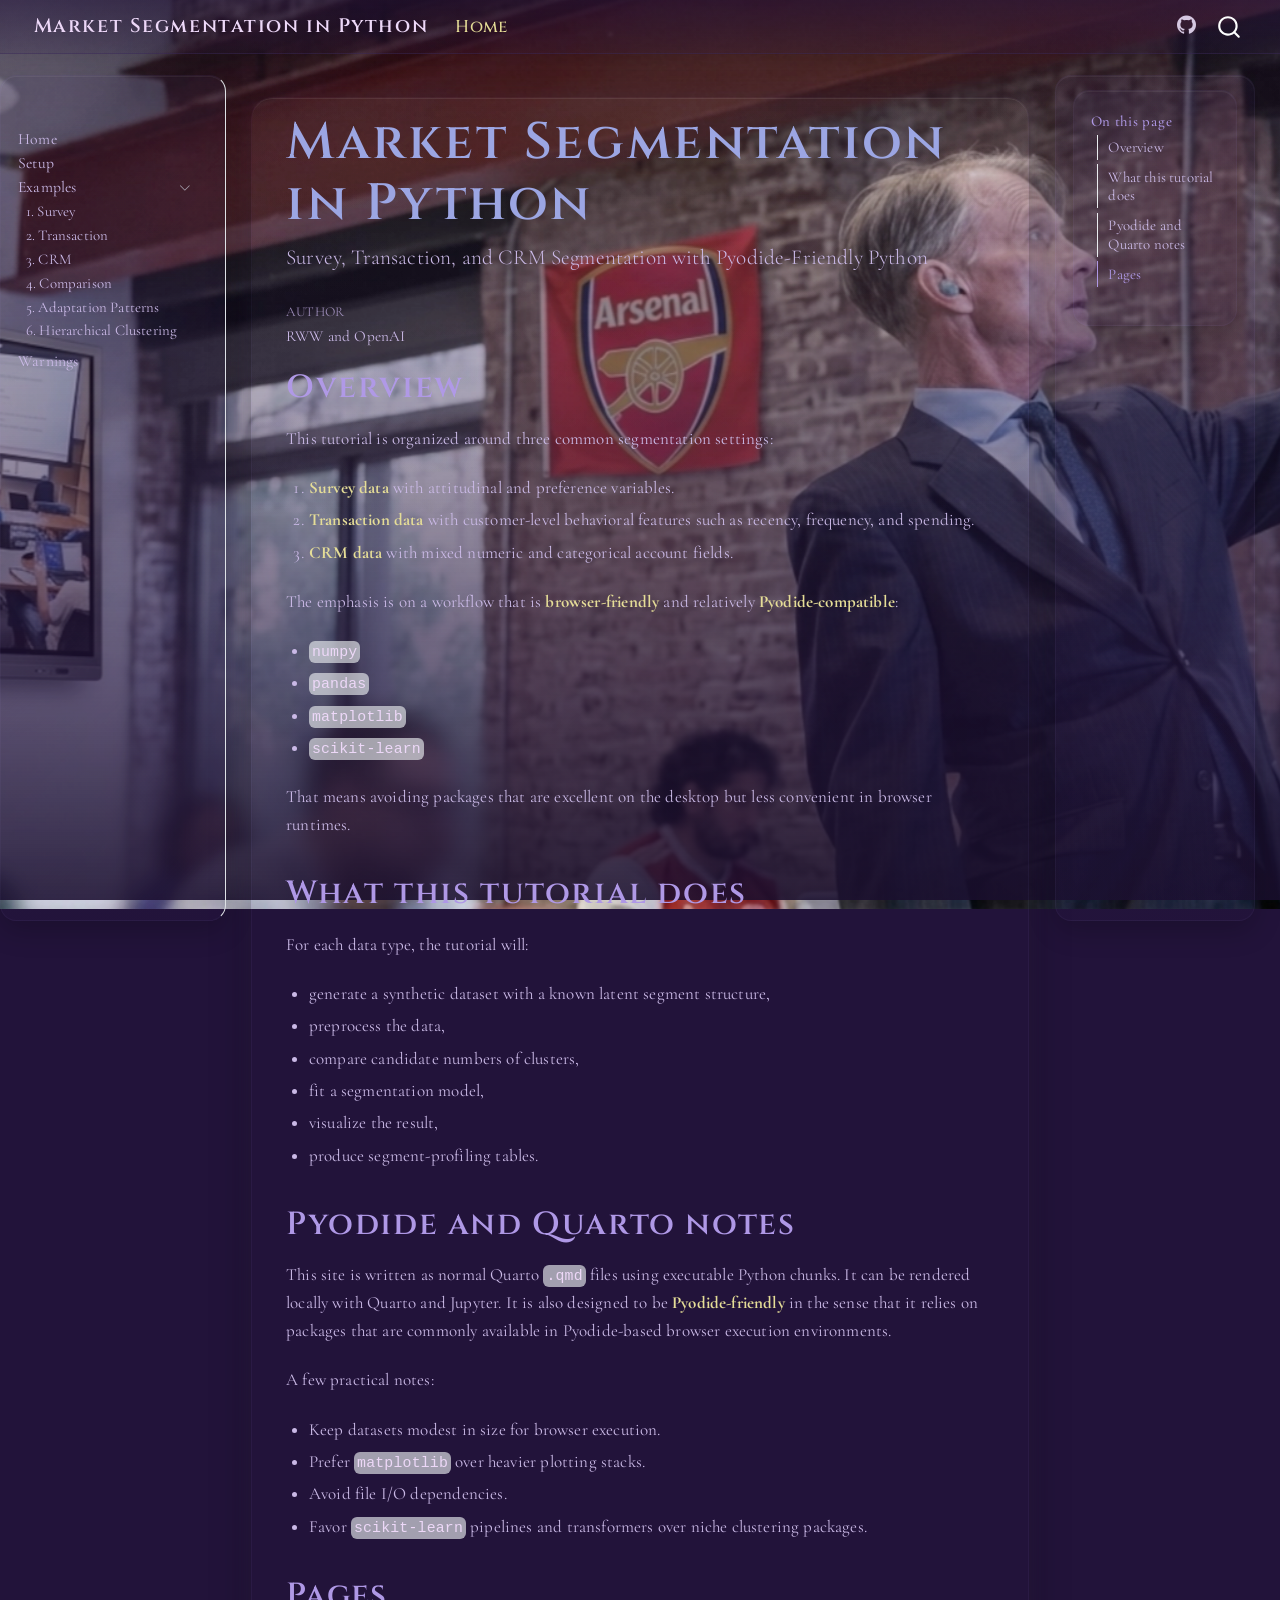
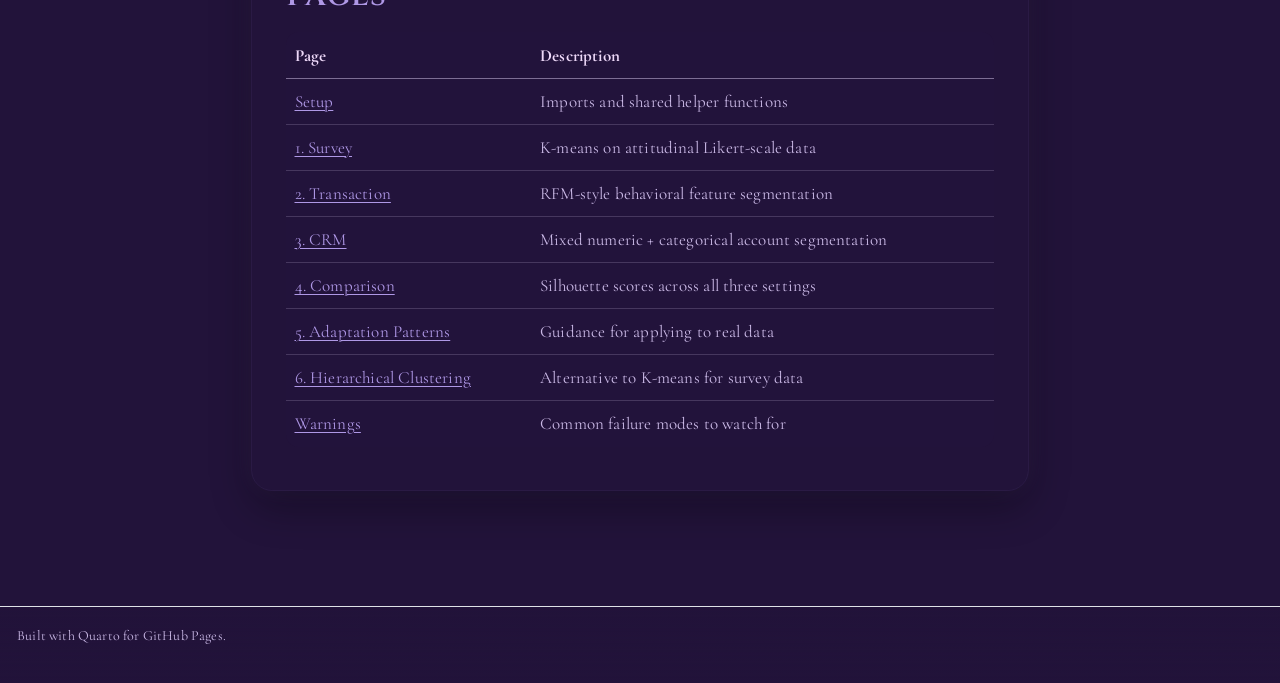
<file: docs/index.html>
<!DOCTYPE html>
<html xmlns="http://www.w3.org/1999/xhtml" lang="en" xml:lang="en"><head>

<meta charset="utf-8">
<meta name="generator" content="quarto-1.8.24">

<meta name="viewport" content="width=device-width, initial-scale=1.0, user-scalable=yes">

<meta name="author" content="RWW and OpenAI">

<title>Market Segmentation in Python</title>
<style>
code{white-space: pre-wrap;}
span.smallcaps{font-variant: small-caps;}
div.columns{display: flex; gap: min(4vw, 1.5em);}
div.column{flex: auto; overflow-x: auto;}
div.hanging-indent{margin-left: 1.5em; text-indent: -1.5em;}
ul.task-list{list-style: none;}
ul.task-list li input[type="checkbox"] {
  width: 0.8em;
  margin: 0 0.8em 0.2em -1em; /* quarto-specific, see https://github.com/quarto-dev/quarto-cli/issues/4556 */ 
  vertical-align: middle;
}
</style>


<script src="site_libs/quarto-nav/quarto-nav.js"></script>
<script src="site_libs/quarto-nav/headroom.min.js"></script>
<script src="site_libs/clipboard/clipboard.min.js"></script>
<script src="site_libs/quarto-search/autocomplete.umd.js"></script>
<script src="site_libs/quarto-search/fuse.min.js"></script>
<script src="site_libs/quarto-search/quarto-search.js"></script>
<meta name="quarto:offset" content="./">
<script src="site_libs/quarto-html/quarto.js" type="module"></script>
<script src="site_libs/quarto-html/tabsets/tabsets.js" type="module"></script>
<script src="site_libs/quarto-html/axe/axe-check.js" type="module"></script>
<script src="site_libs/quarto-html/popper.min.js"></script>
<script src="site_libs/quarto-html/tippy.umd.min.js"></script>
<script src="site_libs/quarto-html/anchor.min.js"></script>
<link href="site_libs/quarto-html/tippy.css" rel="stylesheet">
<link href="site_libs/quarto-html/quarto-syntax-highlighting-dark-b651517ce65839d647a86e2780455cfb.css" rel="stylesheet" id="quarto-text-highlighting-styles">
<script src="site_libs/bootstrap/bootstrap.min.js"></script>
<link href="site_libs/bootstrap/bootstrap-icons.css" rel="stylesheet">
<link href="site_libs/bootstrap/bootstrap-5cd6d63116d20d0d1ed79e67f839ee23.min.css" rel="stylesheet" append-hash="true" id="quarto-bootstrap" data-mode="dark">
<script id="quarto-search-options" type="application/json">{
  "location": "navbar",
  "copy-button": false,
  "collapse-after": 3,
  "panel-placement": "end",
  "type": "overlay",
  "limit": 50,
  "keyboard-shortcut": [
    "f",
    "/",
    "s"
  ],
  "show-item-context": false,
  "language": {
    "search-no-results-text": "No results",
    "search-matching-documents-text": "matching documents",
    "search-copy-link-title": "Copy link to search",
    "search-hide-matches-text": "Hide additional matches",
    "search-more-match-text": "more match in this document",
    "search-more-matches-text": "more matches in this document",
    "search-clear-button-title": "Clear",
    "search-text-placeholder": "",
    "search-detached-cancel-button-title": "Cancel",
    "search-submit-button-title": "Submit",
    "search-label": "Search"
  }
}</script>


</head>

<body class="nav-sidebar docked nav-fixed quarto-light">

<div id="quarto-search-results"></div>
  <header id="quarto-header" class="headroom fixed-top">
    <nav class="navbar navbar-expand-lg " data-bs-theme="dark">
      <div class="navbar-container container-fluid">
      <div class="navbar-brand-container mx-auto">
    <a href="./index.html" class="navbar-brand navbar-brand-logo">
    </a>
    <a class="navbar-brand" href="./index.html">
    <span class="navbar-title">Market Segmentation in Python</span>
    </a>
  </div>
            <div id="quarto-search" class="" title="Search"></div>
          <button class="navbar-toggler" type="button" data-bs-toggle="collapse" data-bs-target="#navbarCollapse" aria-controls="navbarCollapse" role="menu" aria-expanded="false" aria-label="Toggle navigation" onclick="if (window.quartoToggleHeadroom) { window.quartoToggleHeadroom(); }">
  <span class="navbar-toggler-icon"></span>
</button>
          <div class="collapse navbar-collapse" id="navbarCollapse">
            <ul class="navbar-nav navbar-nav-scroll me-auto">
  <li class="nav-item">
    <a class="nav-link active" href="./index.html" aria-current="page"> 
<span class="menu-text">Home</span></a>
  </li>  
</ul>
            <ul class="navbar-nav navbar-nav-scroll ms-auto">
  <li class="nav-item compact">
    <a class="nav-link" href="https://github.com/robertwwalker/MSegment"> <i class="bi bi-github" role="img">
</i> 
<span class="menu-text"></span></a>
  </li>  
</ul>
          </div> <!-- /navcollapse -->
            <div class="quarto-navbar-tools">
</div>
      </div> <!-- /container-fluid -->
    </nav>
  <nav class="quarto-secondary-nav">
    <div class="container-fluid d-flex">
      <button type="button" class="quarto-btn-toggle btn" data-bs-toggle="collapse" role="button" data-bs-target=".quarto-sidebar-collapse-item" aria-controls="quarto-sidebar" aria-expanded="false" aria-label="Toggle sidebar navigation" onclick="if (window.quartoToggleHeadroom) { window.quartoToggleHeadroom(); }">
        <i class="bi bi-layout-text-sidebar-reverse"></i>
      </button>
        <nav class="quarto-page-breadcrumbs" aria-label="breadcrumb"><ol class="breadcrumb"><li class="breadcrumb-item"><a href="./index.html">Home</a></li></ol></nav>
        <a class="flex-grow-1" role="navigation" data-bs-toggle="collapse" data-bs-target=".quarto-sidebar-collapse-item" aria-controls="quarto-sidebar" aria-expanded="false" aria-label="Toggle sidebar navigation" onclick="if (window.quartoToggleHeadroom) { window.quartoToggleHeadroom(); }">      
        </a>
    </div>
  </nav>
</header>
<!-- content -->
<div id="quarto-content" class="quarto-container page-columns page-rows-contents page-layout-article page-navbar">
<!-- sidebar -->
  <nav id="quarto-sidebar" class="sidebar collapse collapse-horizontal quarto-sidebar-collapse-item sidebar-navigation docked overflow-auto">
    <div class="pt-lg-2 mt-2 text-left sidebar-header">
      <a href="./index.html" class="sidebar-logo-link">
      </a>
      </div>
    <div class="sidebar-menu-container"> 
    <ul class="list-unstyled mt-1">
        <li class="sidebar-item">
  <div class="sidebar-item-container"> 
  <a href="./index.html" class="sidebar-item-text sidebar-link active">
 <span class="menu-text">Home</span></a>
  </div>
</li>
        <li class="sidebar-item">
  <div class="sidebar-item-container"> 
  <a href="./setup.html" class="sidebar-item-text sidebar-link">
 <span class="menu-text">Setup</span></a>
  </div>
</li>
        <li class="sidebar-item sidebar-item-section">
      <div class="sidebar-item-container"> 
            <a class="sidebar-item-text sidebar-link text-start" data-bs-toggle="collapse" data-bs-target="#quarto-sidebar-section-1" role="navigation" aria-expanded="true">
 <span class="menu-text">Examples</span></a>
          <a class="sidebar-item-toggle text-start" data-bs-toggle="collapse" data-bs-target="#quarto-sidebar-section-1" role="navigation" aria-expanded="true" aria-label="Toggle section">
            <i class="bi bi-chevron-right ms-2"></i>
          </a> 
      </div>
      <ul id="quarto-sidebar-section-1" class="collapse list-unstyled sidebar-section depth1 show">  
          <li class="sidebar-item">
  <div class="sidebar-item-container"> 
  <a href="./survey.html" class="sidebar-item-text sidebar-link">
 <span class="menu-text">1. Survey</span></a>
  </div>
</li>
          <li class="sidebar-item">
  <div class="sidebar-item-container"> 
  <a href="./transaction.html" class="sidebar-item-text sidebar-link">
 <span class="menu-text">2. Transaction</span></a>
  </div>
</li>
          <li class="sidebar-item">
  <div class="sidebar-item-container"> 
  <a href="./crm.html" class="sidebar-item-text sidebar-link">
 <span class="menu-text">3. CRM</span></a>
  </div>
</li>
          <li class="sidebar-item">
  <div class="sidebar-item-container"> 
  <a href="./comparison.html" class="sidebar-item-text sidebar-link">
 <span class="menu-text">4. Comparison</span></a>
  </div>
</li>
          <li class="sidebar-item">
  <div class="sidebar-item-container"> 
  <a href="./adaptation.html" class="sidebar-item-text sidebar-link">
 <span class="menu-text">5. Adaptation Patterns</span></a>
  </div>
</li>
          <li class="sidebar-item">
  <div class="sidebar-item-container"> 
  <a href="./hierarchical.html" class="sidebar-item-text sidebar-link">
 <span class="menu-text">6. Hierarchical Clustering</span></a>
  </div>
</li>
      </ul>
  </li>
        <li class="sidebar-item">
  <div class="sidebar-item-container"> 
  <a href="./warnings.html" class="sidebar-item-text sidebar-link">
 <span class="menu-text">Warnings</span></a>
  </div>
</li>
    </ul>
    </div>
</nav>
<div id="quarto-sidebar-glass" class="quarto-sidebar-collapse-item" data-bs-toggle="collapse" data-bs-target=".quarto-sidebar-collapse-item"></div>
<!-- margin-sidebar -->
    <div id="quarto-margin-sidebar" class="sidebar margin-sidebar">
        <nav id="TOC" role="doc-toc" class="toc-active">
    <h2 id="toc-title">On this page</h2>
   
  <ul>
  <li><a href="#overview" id="toc-overview" class="nav-link active" data-scroll-target="#overview">Overview</a></li>
  <li><a href="#what-this-tutorial-does" id="toc-what-this-tutorial-does" class="nav-link" data-scroll-target="#what-this-tutorial-does">What this tutorial does</a></li>
  <li><a href="#pyodide-and-quarto-notes" id="toc-pyodide-and-quarto-notes" class="nav-link" data-scroll-target="#pyodide-and-quarto-notes">Pyodide and Quarto notes</a></li>
  <li><a href="#pages" id="toc-pages" class="nav-link" data-scroll-target="#pages">Pages</a></li>
  </ul>
</nav>
    </div>
<!-- main -->
<main class="content" id="quarto-document-content">

<header id="title-block-header" class="quarto-title-block default">
<div class="quarto-title">
<h1 class="title">Market Segmentation in Python</h1>
<p class="subtitle lead">Survey, Transaction, and CRM Segmentation with Pyodide-Friendly Python</p>
</div>



<div class="quarto-title-meta">

    <div>
    <div class="quarto-title-meta-heading">Author</div>
    <div class="quarto-title-meta-contents">
             <p>RWW and OpenAI </p>
          </div>
  </div>
    
  
    
  </div>
  


</header>


<section id="overview" class="level2">
<h2 class="anchored" data-anchor-id="overview">Overview</h2>
<p>This tutorial is organized around three common segmentation settings:</p>
<ol type="1">
<li><strong>Survey data</strong> with attitudinal and preference variables.</li>
<li><strong>Transaction data</strong> with customer-level behavioral features such as recency, frequency, and spending.</li>
<li><strong>CRM data</strong> with mixed numeric and categorical account fields.</li>
</ol>
<p>The emphasis is on a workflow that is <strong>browser-friendly</strong> and relatively <strong>Pyodide-compatible</strong>:</p>
<ul>
<li><code>numpy</code></li>
<li><code>pandas</code></li>
<li><code>matplotlib</code></li>
<li><code>scikit-learn</code></li>
</ul>
<p>That means avoiding packages that are excellent on the desktop but less convenient in browser runtimes.</p>
</section>
<section id="what-this-tutorial-does" class="level2">
<h2 class="anchored" data-anchor-id="what-this-tutorial-does">What this tutorial does</h2>
<p>For each data type, the tutorial will:</p>
<ul>
<li>generate a synthetic dataset with a known latent segment structure,</li>
<li>preprocess the data,</li>
<li>compare candidate numbers of clusters,</li>
<li>fit a segmentation model,</li>
<li>visualize the result,</li>
<li>produce segment-profiling tables.</li>
</ul>
</section>
<section id="pyodide-and-quarto-notes" class="level2">
<h2 class="anchored" data-anchor-id="pyodide-and-quarto-notes">Pyodide and Quarto notes</h2>
<p>This site is written as normal Quarto <code>.qmd</code> files using executable Python chunks. It can be rendered locally with Quarto and Jupyter. It is also designed to be <strong>Pyodide-friendly</strong> in the sense that it relies on packages that are commonly available in Pyodide-based browser execution environments.</p>
<p>A few practical notes:</p>
<ul>
<li>Keep datasets modest in size for browser execution.</li>
<li>Prefer <code>matplotlib</code> over heavier plotting stacks.</li>
<li>Avoid file I/O dependencies.</li>
<li>Favor <code>scikit-learn</code> pipelines and transformers over niche clustering packages.</li>
</ul>
</section>
<section id="pages" class="level2">
<h2 class="anchored" data-anchor-id="pages">Pages</h2>
<table class="caption-top table">
<thead>
<tr class="header">
<th>Page</th>
<th>Description</th>
</tr>
</thead>
<tbody>
<tr class="odd">
<td><a href="./setup.html">Setup</a></td>
<td>Imports and shared helper functions</td>
</tr>
<tr class="even">
<td><a href="./survey.html">1. Survey</a></td>
<td>K-means on attitudinal Likert-scale data</td>
</tr>
<tr class="odd">
<td><a href="./transaction.html">2. Transaction</a></td>
<td>RFM-style behavioral feature segmentation</td>
</tr>
<tr class="even">
<td><a href="./crm.html">3. CRM</a></td>
<td>Mixed numeric + categorical account segmentation</td>
</tr>
<tr class="odd">
<td><a href="./comparison.html">4. Comparison</a></td>
<td>Silhouette scores across all three settings</td>
</tr>
<tr class="even">
<td><a href="./adaptation.html">5. Adaptation Patterns</a></td>
<td>Guidance for applying to real data</td>
</tr>
<tr class="odd">
<td><a href="./hierarchical.html">6. Hierarchical Clustering</a></td>
<td>Alternative to K-means for survey data</td>
</tr>
<tr class="even">
<td><a href="./warnings.html">Warnings</a></td>
<td>Common failure modes to watch for</td>
</tr>
</tbody>
</table>


</section>

</main> <!-- /main -->
<script id="quarto-html-after-body" type="application/javascript">
  window.document.addEventListener("DOMContentLoaded", function (event) {
    const icon = "";
    const anchorJS = new window.AnchorJS();
    anchorJS.options = {
      placement: 'right',
      icon: icon
    };
    anchorJS.add('.anchored');
    const isCodeAnnotation = (el) => {
      for (const clz of el.classList) {
        if (clz.startsWith('code-annotation-')) {                     
          return true;
        }
      }
      return false;
    }
    const onCopySuccess = function(e) {
      // button target
      const button = e.trigger;
      // don't keep focus
      button.blur();
      // flash "checked"
      button.classList.add('code-copy-button-checked');
      var currentTitle = button.getAttribute("title");
      button.setAttribute("title", "Copied!");
      let tooltip;
      if (window.bootstrap) {
        button.setAttribute("data-bs-toggle", "tooltip");
        button.setAttribute("data-bs-placement", "left");
        button.setAttribute("data-bs-title", "Copied!");
        tooltip = new bootstrap.Tooltip(button, 
          { trigger: "manual", 
            customClass: "code-copy-button-tooltip",
            offset: [0, -8]});
        tooltip.show();    
      }
      setTimeout(function() {
        if (tooltip) {
          tooltip.hide();
          button.removeAttribute("data-bs-title");
          button.removeAttribute("data-bs-toggle");
          button.removeAttribute("data-bs-placement");
        }
        button.setAttribute("title", currentTitle);
        button.classList.remove('code-copy-button-checked');
      }, 1000);
      // clear code selection
      e.clearSelection();
    }
    const getTextToCopy = function(trigger) {
      const outerScaffold = trigger.parentElement.cloneNode(true);
      const codeEl = outerScaffold.querySelector('code');
      for (const childEl of codeEl.children) {
        if (isCodeAnnotation(childEl)) {
          childEl.remove();
        }
      }
      return codeEl.innerText;
    }
    const clipboard = new window.ClipboardJS('.code-copy-button:not([data-in-quarto-modal])', {
      text: getTextToCopy
    });
    clipboard.on('success', onCopySuccess);
    if (window.document.getElementById('quarto-embedded-source-code-modal')) {
      const clipboardModal = new window.ClipboardJS('.code-copy-button[data-in-quarto-modal]', {
        text: getTextToCopy,
        container: window.document.getElementById('quarto-embedded-source-code-modal')
      });
      clipboardModal.on('success', onCopySuccess);
    }
      var localhostRegex = new RegExp(/^(?:http|https):\/\/localhost\:?[0-9]*\//);
      var mailtoRegex = new RegExp(/^mailto:/);
        var filterRegex = new RegExp("https:\/\/robertwwalker\.github\.io\/MSegment\/");
      var isInternal = (href) => {
          return filterRegex.test(href) || localhostRegex.test(href) || mailtoRegex.test(href);
      }
      // Inspect non-navigation links and adorn them if external
     var links = window.document.querySelectorAll('a[href]:not(.nav-link):not(.navbar-brand):not(.toc-action):not(.sidebar-link):not(.sidebar-item-toggle):not(.pagination-link):not(.no-external):not([aria-hidden]):not(.dropdown-item):not(.quarto-navigation-tool):not(.about-link)');
      for (var i=0; i<links.length; i++) {
        const link = links[i];
        if (!isInternal(link.href)) {
          // undo the damage that might have been done by quarto-nav.js in the case of
          // links that we want to consider external
          if (link.dataset.originalHref !== undefined) {
            link.href = link.dataset.originalHref;
          }
        }
      }
    function tippyHover(el, contentFn, onTriggerFn, onUntriggerFn) {
      const config = {
        allowHTML: true,
        maxWidth: 500,
        delay: 100,
        arrow: false,
        appendTo: function(el) {
            return el.parentElement;
        },
        interactive: true,
        interactiveBorder: 10,
        theme: 'quarto',
        placement: 'bottom-start',
      };
      if (contentFn) {
        config.content = contentFn;
      }
      if (onTriggerFn) {
        config.onTrigger = onTriggerFn;
      }
      if (onUntriggerFn) {
        config.onUntrigger = onUntriggerFn;
      }
      window.tippy(el, config); 
    }
    const noterefs = window.document.querySelectorAll('a[role="doc-noteref"]');
    for (var i=0; i<noterefs.length; i++) {
      const ref = noterefs[i];
      tippyHover(ref, function() {
        // use id or data attribute instead here
        let href = ref.getAttribute('data-footnote-href') || ref.getAttribute('href');
        try { href = new URL(href).hash; } catch {}
        const id = href.replace(/^#\/?/, "");
        const note = window.document.getElementById(id);
        if (note) {
          return note.innerHTML;
        } else {
          return "";
        }
      });
    }
    const xrefs = window.document.querySelectorAll('a.quarto-xref');
    const processXRef = (id, note) => {
      // Strip column container classes
      const stripColumnClz = (el) => {
        el.classList.remove("page-full", "page-columns");
        if (el.children) {
          for (const child of el.children) {
            stripColumnClz(child);
          }
        }
      }
      stripColumnClz(note)
      if (id === null || id.startsWith('sec-')) {
        // Special case sections, only their first couple elements
        const container = document.createElement("div");
        if (note.children && note.children.length > 2) {
          container.appendChild(note.children[0].cloneNode(true));
          for (let i = 1; i < note.children.length; i++) {
            const child = note.children[i];
            if (child.tagName === "P" && child.innerText === "") {
              continue;
            } else {
              container.appendChild(child.cloneNode(true));
              break;
            }
          }
          if (window.Quarto?.typesetMath) {
            window.Quarto.typesetMath(container);
          }
          return container.innerHTML
        } else {
          if (window.Quarto?.typesetMath) {
            window.Quarto.typesetMath(note);
          }
          return note.innerHTML;
        }
      } else {
        // Remove any anchor links if they are present
        const anchorLink = note.querySelector('a.anchorjs-link');
        if (anchorLink) {
          anchorLink.remove();
        }
        if (window.Quarto?.typesetMath) {
          window.Quarto.typesetMath(note);
        }
        if (note.classList.contains("callout")) {
          return note.outerHTML;
        } else {
          return note.innerHTML;
        }
      }
    }
    for (var i=0; i<xrefs.length; i++) {
      const xref = xrefs[i];
      tippyHover(xref, undefined, function(instance) {
        instance.disable();
        let url = xref.getAttribute('href');
        let hash = undefined; 
        if (url.startsWith('#')) {
          hash = url;
        } else {
          try { hash = new URL(url).hash; } catch {}
        }
        if (hash) {
          const id = hash.replace(/^#\/?/, "");
          const note = window.document.getElementById(id);
          if (note !== null) {
            try {
              const html = processXRef(id, note.cloneNode(true));
              instance.setContent(html);
            } finally {
              instance.enable();
              instance.show();
            }
          } else {
            // See if we can fetch this
            fetch(url.split('#')[0])
            .then(res => res.text())
            .then(html => {
              const parser = new DOMParser();
              const htmlDoc = parser.parseFromString(html, "text/html");
              const note = htmlDoc.getElementById(id);
              if (note !== null) {
                const html = processXRef(id, note);
                instance.setContent(html);
              } 
            }).finally(() => {
              instance.enable();
              instance.show();
            });
          }
        } else {
          // See if we can fetch a full url (with no hash to target)
          // This is a special case and we should probably do some content thinning / targeting
          fetch(url)
          .then(res => res.text())
          .then(html => {
            const parser = new DOMParser();
            const htmlDoc = parser.parseFromString(html, "text/html");
            const note = htmlDoc.querySelector('main.content');
            if (note !== null) {
              // This should only happen for chapter cross references
              // (since there is no id in the URL)
              // remove the first header
              if (note.children.length > 0 && note.children[0].tagName === "HEADER") {
                note.children[0].remove();
              }
              const html = processXRef(null, note);
              instance.setContent(html);
            } 
          }).finally(() => {
            instance.enable();
            instance.show();
          });
        }
      }, function(instance) {
      });
    }
        let selectedAnnoteEl;
        const selectorForAnnotation = ( cell, annotation) => {
          let cellAttr = 'data-code-cell="' + cell + '"';
          let lineAttr = 'data-code-annotation="' +  annotation + '"';
          const selector = 'span[' + cellAttr + '][' + lineAttr + ']';
          return selector;
        }
        const selectCodeLines = (annoteEl) => {
          const doc = window.document;
          const targetCell = annoteEl.getAttribute("data-target-cell");
          const targetAnnotation = annoteEl.getAttribute("data-target-annotation");
          const annoteSpan = window.document.querySelector(selectorForAnnotation(targetCell, targetAnnotation));
          const lines = annoteSpan.getAttribute("data-code-lines").split(",");
          const lineIds = lines.map((line) => {
            return targetCell + "-" + line;
          })
          let top = null;
          let height = null;
          let parent = null;
          if (lineIds.length > 0) {
              //compute the position of the single el (top and bottom and make a div)
              const el = window.document.getElementById(lineIds[0]);
              top = el.offsetTop;
              height = el.offsetHeight;
              parent = el.parentElement.parentElement;
            if (lineIds.length > 1) {
              const lastEl = window.document.getElementById(lineIds[lineIds.length - 1]);
              const bottom = lastEl.offsetTop + lastEl.offsetHeight;
              height = bottom - top;
            }
            if (top !== null && height !== null && parent !== null) {
              // cook up a div (if necessary) and position it 
              let div = window.document.getElementById("code-annotation-line-highlight");
              if (div === null) {
                div = window.document.createElement("div");
                div.setAttribute("id", "code-annotation-line-highlight");
                div.style.position = 'absolute';
                parent.appendChild(div);
              }
              div.style.top = top - 2 + "px";
              div.style.height = height + 4 + "px";
              div.style.left = 0;
              let gutterDiv = window.document.getElementById("code-annotation-line-highlight-gutter");
              if (gutterDiv === null) {
                gutterDiv = window.document.createElement("div");
                gutterDiv.setAttribute("id", "code-annotation-line-highlight-gutter");
                gutterDiv.style.position = 'absolute';
                const codeCell = window.document.getElementById(targetCell);
                const gutter = codeCell.querySelector('.code-annotation-gutter');
                gutter.appendChild(gutterDiv);
              }
              gutterDiv.style.top = top - 2 + "px";
              gutterDiv.style.height = height + 4 + "px";
            }
            selectedAnnoteEl = annoteEl;
          }
        };
        const unselectCodeLines = () => {
          const elementsIds = ["code-annotation-line-highlight", "code-annotation-line-highlight-gutter"];
          elementsIds.forEach((elId) => {
            const div = window.document.getElementById(elId);
            if (div) {
              div.remove();
            }
          });
          selectedAnnoteEl = undefined;
        };
          // Handle positioning of the toggle
      window.addEventListener(
        "resize",
        throttle(() => {
          elRect = undefined;
          if (selectedAnnoteEl) {
            selectCodeLines(selectedAnnoteEl);
          }
        }, 10)
      );
      function throttle(fn, ms) {
      let throttle = false;
      let timer;
        return (...args) => {
          if(!throttle) { // first call gets through
              fn.apply(this, args);
              throttle = true;
          } else { // all the others get throttled
              if(timer) clearTimeout(timer); // cancel #2
              timer = setTimeout(() => {
                fn.apply(this, args);
                timer = throttle = false;
              }, ms);
          }
        };
      }
        // Attach click handler to the DT
        const annoteDls = window.document.querySelectorAll('dt[data-target-cell]');
        for (const annoteDlNode of annoteDls) {
          annoteDlNode.addEventListener('click', (event) => {
            const clickedEl = event.target;
            if (clickedEl !== selectedAnnoteEl) {
              unselectCodeLines();
              const activeEl = window.document.querySelector('dt[data-target-cell].code-annotation-active');
              if (activeEl) {
                activeEl.classList.remove('code-annotation-active');
              }
              selectCodeLines(clickedEl);
              clickedEl.classList.add('code-annotation-active');
            } else {
              // Unselect the line
              unselectCodeLines();
              clickedEl.classList.remove('code-annotation-active');
            }
          });
        }
    const findCites = (el) => {
      const parentEl = el.parentElement;
      if (parentEl) {
        const cites = parentEl.dataset.cites;
        if (cites) {
          return {
            el,
            cites: cites.split(' ')
          };
        } else {
          return findCites(el.parentElement)
        }
      } else {
        return undefined;
      }
    };
    var bibliorefs = window.document.querySelectorAll('a[role="doc-biblioref"]');
    for (var i=0; i<bibliorefs.length; i++) {
      const ref = bibliorefs[i];
      const citeInfo = findCites(ref);
      if (citeInfo) {
        tippyHover(citeInfo.el, function() {
          var popup = window.document.createElement('div');
          citeInfo.cites.forEach(function(cite) {
            var citeDiv = window.document.createElement('div');
            citeDiv.classList.add('hanging-indent');
            citeDiv.classList.add('csl-entry');
            var biblioDiv = window.document.getElementById('ref-' + cite);
            if (biblioDiv) {
              citeDiv.innerHTML = biblioDiv.innerHTML;
            }
            popup.appendChild(citeDiv);
          });
          return popup.innerHTML;
        });
      }
    }
  });
  </script>
</div> <!-- /content -->
<footer class="footer">
  <div class="nav-footer">
    <div class="nav-footer-left">
<p>Built with Quarto for GitHub Pages.</p>
</div>   
    <div class="nav-footer-center">
      &nbsp;
    </div>
    <div class="nav-footer-right">
      &nbsp;
    </div>
  </div>
</footer>




</body></html>
</file>
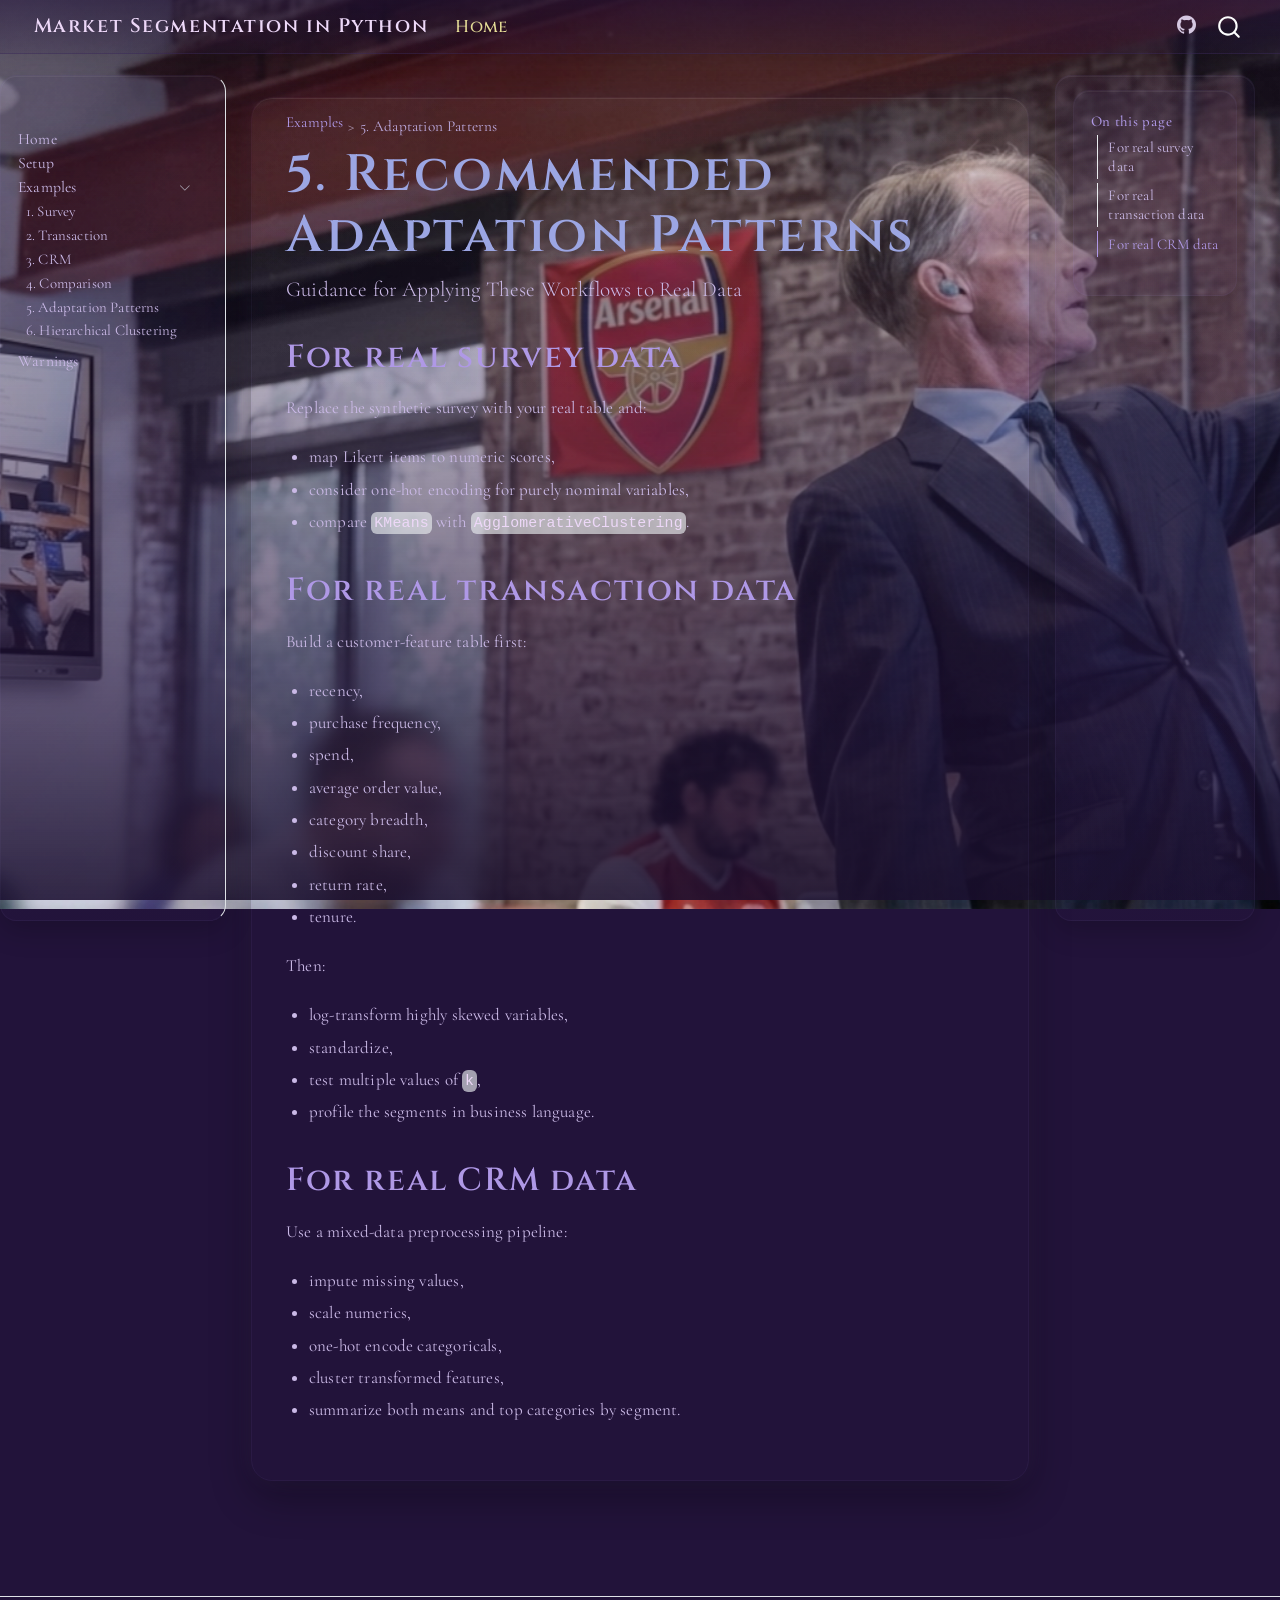
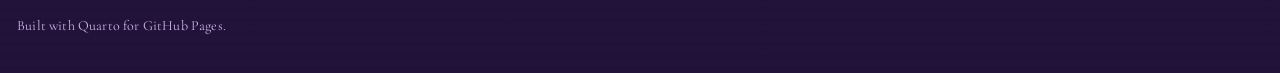
<file: docs/adaptation.html>
<!DOCTYPE html>
<html xmlns="http://www.w3.org/1999/xhtml" lang="en" xml:lang="en"><head>

<meta charset="utf-8">
<meta name="generator" content="quarto-1.8.24">

<meta name="viewport" content="width=device-width, initial-scale=1.0, user-scalable=yes">


<title>5. Recommended Adaptation Patterns – Market Segmentation in Python</title>
<style>
code{white-space: pre-wrap;}
span.smallcaps{font-variant: small-caps;}
div.columns{display: flex; gap: min(4vw, 1.5em);}
div.column{flex: auto; overflow-x: auto;}
div.hanging-indent{margin-left: 1.5em; text-indent: -1.5em;}
ul.task-list{list-style: none;}
ul.task-list li input[type="checkbox"] {
  width: 0.8em;
  margin: 0 0.8em 0.2em -1em; /* quarto-specific, see https://github.com/quarto-dev/quarto-cli/issues/4556 */ 
  vertical-align: middle;
}
</style>


<script src="site_libs/quarto-nav/quarto-nav.js"></script>
<script src="site_libs/quarto-nav/headroom.min.js"></script>
<script src="site_libs/clipboard/clipboard.min.js"></script>
<script src="site_libs/quarto-search/autocomplete.umd.js"></script>
<script src="site_libs/quarto-search/fuse.min.js"></script>
<script src="site_libs/quarto-search/quarto-search.js"></script>
<meta name="quarto:offset" content="./">
<script src="site_libs/quarto-html/quarto.js" type="module"></script>
<script src="site_libs/quarto-html/tabsets/tabsets.js" type="module"></script>
<script src="site_libs/quarto-html/axe/axe-check.js" type="module"></script>
<script src="site_libs/quarto-html/popper.min.js"></script>
<script src="site_libs/quarto-html/tippy.umd.min.js"></script>
<script src="site_libs/quarto-html/anchor.min.js"></script>
<link href="site_libs/quarto-html/tippy.css" rel="stylesheet">
<link href="site_libs/quarto-html/quarto-syntax-highlighting-dark-b651517ce65839d647a86e2780455cfb.css" rel="stylesheet" id="quarto-text-highlighting-styles">
<script src="site_libs/bootstrap/bootstrap.min.js"></script>
<link href="site_libs/bootstrap/bootstrap-icons.css" rel="stylesheet">
<link href="site_libs/bootstrap/bootstrap-5cd6d63116d20d0d1ed79e67f839ee23.min.css" rel="stylesheet" append-hash="true" id="quarto-bootstrap" data-mode="dark">
<script id="quarto-search-options" type="application/json">{
  "location": "navbar",
  "copy-button": false,
  "collapse-after": 3,
  "panel-placement": "end",
  "type": "overlay",
  "limit": 50,
  "keyboard-shortcut": [
    "f",
    "/",
    "s"
  ],
  "show-item-context": false,
  "language": {
    "search-no-results-text": "No results",
    "search-matching-documents-text": "matching documents",
    "search-copy-link-title": "Copy link to search",
    "search-hide-matches-text": "Hide additional matches",
    "search-more-match-text": "more match in this document",
    "search-more-matches-text": "more matches in this document",
    "search-clear-button-title": "Clear",
    "search-text-placeholder": "",
    "search-detached-cancel-button-title": "Cancel",
    "search-submit-button-title": "Submit",
    "search-label": "Search"
  }
}</script>


</head>

<body class="nav-sidebar docked nav-fixed quarto-light">

<div id="quarto-search-results"></div>
  <header id="quarto-header" class="headroom fixed-top">
    <nav class="navbar navbar-expand-lg " data-bs-theme="dark">
      <div class="navbar-container container-fluid">
      <div class="navbar-brand-container mx-auto">
    <a href="./index.html" class="navbar-brand navbar-brand-logo">
    </a>
    <a class="navbar-brand" href="./index.html">
    <span class="navbar-title">Market Segmentation in Python</span>
    </a>
  </div>
            <div id="quarto-search" class="" title="Search"></div>
          <button class="navbar-toggler" type="button" data-bs-toggle="collapse" data-bs-target="#navbarCollapse" aria-controls="navbarCollapse" role="menu" aria-expanded="false" aria-label="Toggle navigation" onclick="if (window.quartoToggleHeadroom) { window.quartoToggleHeadroom(); }">
  <span class="navbar-toggler-icon"></span>
</button>
          <div class="collapse navbar-collapse" id="navbarCollapse">
            <ul class="navbar-nav navbar-nav-scroll me-auto">
  <li class="nav-item">
    <a class="nav-link active" href="./index.html" aria-current="page"> 
<span class="menu-text">Home</span></a>
  </li>  
</ul>
            <ul class="navbar-nav navbar-nav-scroll ms-auto">
  <li class="nav-item compact">
    <a class="nav-link" href="https://github.com/robertwwalker/MSegment"> <i class="bi bi-github" role="img">
</i> 
<span class="menu-text"></span></a>
  </li>  
</ul>
          </div> <!-- /navcollapse -->
            <div class="quarto-navbar-tools">
</div>
      </div> <!-- /container-fluid -->
    </nav>
  <nav class="quarto-secondary-nav">
    <div class="container-fluid d-flex">
      <button type="button" class="quarto-btn-toggle btn" data-bs-toggle="collapse" role="button" data-bs-target=".quarto-sidebar-collapse-item" aria-controls="quarto-sidebar" aria-expanded="false" aria-label="Toggle sidebar navigation" onclick="if (window.quartoToggleHeadroom) { window.quartoToggleHeadroom(); }">
        <i class="bi bi-layout-text-sidebar-reverse"></i>
      </button>
        <nav class="quarto-page-breadcrumbs" aria-label="breadcrumb"><ol class="breadcrumb"><li class="breadcrumb-item"><a href="./survey.html">Examples</a></li><li class="breadcrumb-item"><a href="./adaptation.html">5. Adaptation Patterns</a></li></ol></nav>
        <a class="flex-grow-1" role="navigation" data-bs-toggle="collapse" data-bs-target=".quarto-sidebar-collapse-item" aria-controls="quarto-sidebar" aria-expanded="false" aria-label="Toggle sidebar navigation" onclick="if (window.quartoToggleHeadroom) { window.quartoToggleHeadroom(); }">      
        </a>
    </div>
  </nav>
</header>
<!-- content -->
<div id="quarto-content" class="quarto-container page-columns page-rows-contents page-layout-article page-navbar">
<!-- sidebar -->
  <nav id="quarto-sidebar" class="sidebar collapse collapse-horizontal quarto-sidebar-collapse-item sidebar-navigation docked overflow-auto">
    <div class="pt-lg-2 mt-2 text-left sidebar-header">
      <a href="./index.html" class="sidebar-logo-link">
      </a>
      </div>
    <div class="sidebar-menu-container"> 
    <ul class="list-unstyled mt-1">
        <li class="sidebar-item">
  <div class="sidebar-item-container"> 
  <a href="./index.html" class="sidebar-item-text sidebar-link">
 <span class="menu-text">Home</span></a>
  </div>
</li>
        <li class="sidebar-item">
  <div class="sidebar-item-container"> 
  <a href="./setup.html" class="sidebar-item-text sidebar-link">
 <span class="menu-text">Setup</span></a>
  </div>
</li>
        <li class="sidebar-item sidebar-item-section">
      <div class="sidebar-item-container"> 
            <a class="sidebar-item-text sidebar-link text-start" data-bs-toggle="collapse" data-bs-target="#quarto-sidebar-section-1" role="navigation" aria-expanded="true">
 <span class="menu-text">Examples</span></a>
          <a class="sidebar-item-toggle text-start" data-bs-toggle="collapse" data-bs-target="#quarto-sidebar-section-1" role="navigation" aria-expanded="true" aria-label="Toggle section">
            <i class="bi bi-chevron-right ms-2"></i>
          </a> 
      </div>
      <ul id="quarto-sidebar-section-1" class="collapse list-unstyled sidebar-section depth1 show">  
          <li class="sidebar-item">
  <div class="sidebar-item-container"> 
  <a href="./survey.html" class="sidebar-item-text sidebar-link">
 <span class="menu-text">1. Survey</span></a>
  </div>
</li>
          <li class="sidebar-item">
  <div class="sidebar-item-container"> 
  <a href="./transaction.html" class="sidebar-item-text sidebar-link">
 <span class="menu-text">2. Transaction</span></a>
  </div>
</li>
          <li class="sidebar-item">
  <div class="sidebar-item-container"> 
  <a href="./crm.html" class="sidebar-item-text sidebar-link">
 <span class="menu-text">3. CRM</span></a>
  </div>
</li>
          <li class="sidebar-item">
  <div class="sidebar-item-container"> 
  <a href="./comparison.html" class="sidebar-item-text sidebar-link">
 <span class="menu-text">4. Comparison</span></a>
  </div>
</li>
          <li class="sidebar-item">
  <div class="sidebar-item-container"> 
  <a href="./adaptation.html" class="sidebar-item-text sidebar-link active">
 <span class="menu-text">5. Adaptation Patterns</span></a>
  </div>
</li>
          <li class="sidebar-item">
  <div class="sidebar-item-container"> 
  <a href="./hierarchical.html" class="sidebar-item-text sidebar-link">
 <span class="menu-text">6. Hierarchical Clustering</span></a>
  </div>
</li>
      </ul>
  </li>
        <li class="sidebar-item">
  <div class="sidebar-item-container"> 
  <a href="./warnings.html" class="sidebar-item-text sidebar-link">
 <span class="menu-text">Warnings</span></a>
  </div>
</li>
    </ul>
    </div>
</nav>
<div id="quarto-sidebar-glass" class="quarto-sidebar-collapse-item" data-bs-toggle="collapse" data-bs-target=".quarto-sidebar-collapse-item"></div>
<!-- margin-sidebar -->
    <div id="quarto-margin-sidebar" class="sidebar margin-sidebar">
        <nav id="TOC" role="doc-toc" class="toc-active">
    <h2 id="toc-title">On this page</h2>
   
  <ul>
  <li><a href="#for-real-survey-data" id="toc-for-real-survey-data" class="nav-link active" data-scroll-target="#for-real-survey-data">For real survey data</a></li>
  <li><a href="#for-real-transaction-data" id="toc-for-real-transaction-data" class="nav-link" data-scroll-target="#for-real-transaction-data">For real transaction data</a></li>
  <li><a href="#for-real-crm-data" id="toc-for-real-crm-data" class="nav-link" data-scroll-target="#for-real-crm-data">For real CRM data</a></li>
  </ul>
</nav>
    </div>
<!-- main -->
<main class="content" id="quarto-document-content">

<header id="title-block-header" class="quarto-title-block default"><nav class="quarto-page-breadcrumbs quarto-title-breadcrumbs d-none d-lg-block" aria-label="breadcrumb"><ol class="breadcrumb"><li class="breadcrumb-item"><a href="./survey.html">Examples</a></li><li class="breadcrumb-item"><a href="./adaptation.html">5. Adaptation Patterns</a></li></ol></nav>
<div class="quarto-title">
<h1 class="title">5. Recommended Adaptation Patterns</h1>
<p class="subtitle lead">Guidance for Applying These Workflows to Real Data</p>
</div>



<div class="quarto-title-meta">

    
  
    
  </div>
  


</header>


<section id="for-real-survey-data" class="level2">
<h2 class="anchored" data-anchor-id="for-real-survey-data">For real survey data</h2>
<p>Replace the synthetic survey with your real table and:</p>
<ul>
<li>map Likert items to numeric scores,</li>
<li>consider one-hot encoding for purely nominal variables,</li>
<li>compare <code>KMeans</code> with <code>AgglomerativeClustering</code>.</li>
</ul>
</section>
<section id="for-real-transaction-data" class="level2">
<h2 class="anchored" data-anchor-id="for-real-transaction-data">For real transaction data</h2>
<p>Build a customer-feature table first:</p>
<ul>
<li>recency,</li>
<li>purchase frequency,</li>
<li>spend,</li>
<li>average order value,</li>
<li>category breadth,</li>
<li>discount share,</li>
<li>return rate,</li>
<li>tenure.</li>
</ul>
<p>Then:</p>
<ul>
<li>log-transform highly skewed variables,</li>
<li>standardize,</li>
<li>test multiple values of <code>k</code>,</li>
<li>profile the segments in business language.</li>
</ul>
</section>
<section id="for-real-crm-data" class="level2">
<h2 class="anchored" data-anchor-id="for-real-crm-data">For real CRM data</h2>
<p>Use a mixed-data preprocessing pipeline:</p>
<ul>
<li>impute missing values,</li>
<li>scale numerics,</li>
<li>one-hot encode categoricals,</li>
<li>cluster transformed features,</li>
<li>summarize both means and top categories by segment.</li>
</ul>


</section>

</main> <!-- /main -->
<script id="quarto-html-after-body" type="application/javascript">
  window.document.addEventListener("DOMContentLoaded", function (event) {
    const icon = "";
    const anchorJS = new window.AnchorJS();
    anchorJS.options = {
      placement: 'right',
      icon: icon
    };
    anchorJS.add('.anchored');
    const isCodeAnnotation = (el) => {
      for (const clz of el.classList) {
        if (clz.startsWith('code-annotation-')) {                     
          return true;
        }
      }
      return false;
    }
    const onCopySuccess = function(e) {
      // button target
      const button = e.trigger;
      // don't keep focus
      button.blur();
      // flash "checked"
      button.classList.add('code-copy-button-checked');
      var currentTitle = button.getAttribute("title");
      button.setAttribute("title", "Copied!");
      let tooltip;
      if (window.bootstrap) {
        button.setAttribute("data-bs-toggle", "tooltip");
        button.setAttribute("data-bs-placement", "left");
        button.setAttribute("data-bs-title", "Copied!");
        tooltip = new bootstrap.Tooltip(button, 
          { trigger: "manual", 
            customClass: "code-copy-button-tooltip",
            offset: [0, -8]});
        tooltip.show();    
      }
      setTimeout(function() {
        if (tooltip) {
          tooltip.hide();
          button.removeAttribute("data-bs-title");
          button.removeAttribute("data-bs-toggle");
          button.removeAttribute("data-bs-placement");
        }
        button.setAttribute("title", currentTitle);
        button.classList.remove('code-copy-button-checked');
      }, 1000);
      // clear code selection
      e.clearSelection();
    }
    const getTextToCopy = function(trigger) {
      const outerScaffold = trigger.parentElement.cloneNode(true);
      const codeEl = outerScaffold.querySelector('code');
      for (const childEl of codeEl.children) {
        if (isCodeAnnotation(childEl)) {
          childEl.remove();
        }
      }
      return codeEl.innerText;
    }
    const clipboard = new window.ClipboardJS('.code-copy-button:not([data-in-quarto-modal])', {
      text: getTextToCopy
    });
    clipboard.on('success', onCopySuccess);
    if (window.document.getElementById('quarto-embedded-source-code-modal')) {
      const clipboardModal = new window.ClipboardJS('.code-copy-button[data-in-quarto-modal]', {
        text: getTextToCopy,
        container: window.document.getElementById('quarto-embedded-source-code-modal')
      });
      clipboardModal.on('success', onCopySuccess);
    }
      var localhostRegex = new RegExp(/^(?:http|https):\/\/localhost\:?[0-9]*\//);
      var mailtoRegex = new RegExp(/^mailto:/);
        var filterRegex = new RegExp("https:\/\/robertwwalker\.github\.io\/MSegment\/");
      var isInternal = (href) => {
          return filterRegex.test(href) || localhostRegex.test(href) || mailtoRegex.test(href);
      }
      // Inspect non-navigation links and adorn them if external
     var links = window.document.querySelectorAll('a[href]:not(.nav-link):not(.navbar-brand):not(.toc-action):not(.sidebar-link):not(.sidebar-item-toggle):not(.pagination-link):not(.no-external):not([aria-hidden]):not(.dropdown-item):not(.quarto-navigation-tool):not(.about-link)');
      for (var i=0; i<links.length; i++) {
        const link = links[i];
        if (!isInternal(link.href)) {
          // undo the damage that might have been done by quarto-nav.js in the case of
          // links that we want to consider external
          if (link.dataset.originalHref !== undefined) {
            link.href = link.dataset.originalHref;
          }
        }
      }
    function tippyHover(el, contentFn, onTriggerFn, onUntriggerFn) {
      const config = {
        allowHTML: true,
        maxWidth: 500,
        delay: 100,
        arrow: false,
        appendTo: function(el) {
            return el.parentElement;
        },
        interactive: true,
        interactiveBorder: 10,
        theme: 'quarto',
        placement: 'bottom-start',
      };
      if (contentFn) {
        config.content = contentFn;
      }
      if (onTriggerFn) {
        config.onTrigger = onTriggerFn;
      }
      if (onUntriggerFn) {
        config.onUntrigger = onUntriggerFn;
      }
      window.tippy(el, config); 
    }
    const noterefs = window.document.querySelectorAll('a[role="doc-noteref"]');
    for (var i=0; i<noterefs.length; i++) {
      const ref = noterefs[i];
      tippyHover(ref, function() {
        // use id or data attribute instead here
        let href = ref.getAttribute('data-footnote-href') || ref.getAttribute('href');
        try { href = new URL(href).hash; } catch {}
        const id = href.replace(/^#\/?/, "");
        const note = window.document.getElementById(id);
        if (note) {
          return note.innerHTML;
        } else {
          return "";
        }
      });
    }
    const xrefs = window.document.querySelectorAll('a.quarto-xref');
    const processXRef = (id, note) => {
      // Strip column container classes
      const stripColumnClz = (el) => {
        el.classList.remove("page-full", "page-columns");
        if (el.children) {
          for (const child of el.children) {
            stripColumnClz(child);
          }
        }
      }
      stripColumnClz(note)
      if (id === null || id.startsWith('sec-')) {
        // Special case sections, only their first couple elements
        const container = document.createElement("div");
        if (note.children && note.children.length > 2) {
          container.appendChild(note.children[0].cloneNode(true));
          for (let i = 1; i < note.children.length; i++) {
            const child = note.children[i];
            if (child.tagName === "P" && child.innerText === "") {
              continue;
            } else {
              container.appendChild(child.cloneNode(true));
              break;
            }
          }
          if (window.Quarto?.typesetMath) {
            window.Quarto.typesetMath(container);
          }
          return container.innerHTML
        } else {
          if (window.Quarto?.typesetMath) {
            window.Quarto.typesetMath(note);
          }
          return note.innerHTML;
        }
      } else {
        // Remove any anchor links if they are present
        const anchorLink = note.querySelector('a.anchorjs-link');
        if (anchorLink) {
          anchorLink.remove();
        }
        if (window.Quarto?.typesetMath) {
          window.Quarto.typesetMath(note);
        }
        if (note.classList.contains("callout")) {
          return note.outerHTML;
        } else {
          return note.innerHTML;
        }
      }
    }
    for (var i=0; i<xrefs.length; i++) {
      const xref = xrefs[i];
      tippyHover(xref, undefined, function(instance) {
        instance.disable();
        let url = xref.getAttribute('href');
        let hash = undefined; 
        if (url.startsWith('#')) {
          hash = url;
        } else {
          try { hash = new URL(url).hash; } catch {}
        }
        if (hash) {
          const id = hash.replace(/^#\/?/, "");
          const note = window.document.getElementById(id);
          if (note !== null) {
            try {
              const html = processXRef(id, note.cloneNode(true));
              instance.setContent(html);
            } finally {
              instance.enable();
              instance.show();
            }
          } else {
            // See if we can fetch this
            fetch(url.split('#')[0])
            .then(res => res.text())
            .then(html => {
              const parser = new DOMParser();
              const htmlDoc = parser.parseFromString(html, "text/html");
              const note = htmlDoc.getElementById(id);
              if (note !== null) {
                const html = processXRef(id, note);
                instance.setContent(html);
              } 
            }).finally(() => {
              instance.enable();
              instance.show();
            });
          }
        } else {
          // See if we can fetch a full url (with no hash to target)
          // This is a special case and we should probably do some content thinning / targeting
          fetch(url)
          .then(res => res.text())
          .then(html => {
            const parser = new DOMParser();
            const htmlDoc = parser.parseFromString(html, "text/html");
            const note = htmlDoc.querySelector('main.content');
            if (note !== null) {
              // This should only happen for chapter cross references
              // (since there is no id in the URL)
              // remove the first header
              if (note.children.length > 0 && note.children[0].tagName === "HEADER") {
                note.children[0].remove();
              }
              const html = processXRef(null, note);
              instance.setContent(html);
            } 
          }).finally(() => {
            instance.enable();
            instance.show();
          });
        }
      }, function(instance) {
      });
    }
        let selectedAnnoteEl;
        const selectorForAnnotation = ( cell, annotation) => {
          let cellAttr = 'data-code-cell="' + cell + '"';
          let lineAttr = 'data-code-annotation="' +  annotation + '"';
          const selector = 'span[' + cellAttr + '][' + lineAttr + ']';
          return selector;
        }
        const selectCodeLines = (annoteEl) => {
          const doc = window.document;
          const targetCell = annoteEl.getAttribute("data-target-cell");
          const targetAnnotation = annoteEl.getAttribute("data-target-annotation");
          const annoteSpan = window.document.querySelector(selectorForAnnotation(targetCell, targetAnnotation));
          const lines = annoteSpan.getAttribute("data-code-lines").split(",");
          const lineIds = lines.map((line) => {
            return targetCell + "-" + line;
          })
          let top = null;
          let height = null;
          let parent = null;
          if (lineIds.length > 0) {
              //compute the position of the single el (top and bottom and make a div)
              const el = window.document.getElementById(lineIds[0]);
              top = el.offsetTop;
              height = el.offsetHeight;
              parent = el.parentElement.parentElement;
            if (lineIds.length > 1) {
              const lastEl = window.document.getElementById(lineIds[lineIds.length - 1]);
              const bottom = lastEl.offsetTop + lastEl.offsetHeight;
              height = bottom - top;
            }
            if (top !== null && height !== null && parent !== null) {
              // cook up a div (if necessary) and position it 
              let div = window.document.getElementById("code-annotation-line-highlight");
              if (div === null) {
                div = window.document.createElement("div");
                div.setAttribute("id", "code-annotation-line-highlight");
                div.style.position = 'absolute';
                parent.appendChild(div);
              }
              div.style.top = top - 2 + "px";
              div.style.height = height + 4 + "px";
              div.style.left = 0;
              let gutterDiv = window.document.getElementById("code-annotation-line-highlight-gutter");
              if (gutterDiv === null) {
                gutterDiv = window.document.createElement("div");
                gutterDiv.setAttribute("id", "code-annotation-line-highlight-gutter");
                gutterDiv.style.position = 'absolute';
                const codeCell = window.document.getElementById(targetCell);
                const gutter = codeCell.querySelector('.code-annotation-gutter');
                gutter.appendChild(gutterDiv);
              }
              gutterDiv.style.top = top - 2 + "px";
              gutterDiv.style.height = height + 4 + "px";
            }
            selectedAnnoteEl = annoteEl;
          }
        };
        const unselectCodeLines = () => {
          const elementsIds = ["code-annotation-line-highlight", "code-annotation-line-highlight-gutter"];
          elementsIds.forEach((elId) => {
            const div = window.document.getElementById(elId);
            if (div) {
              div.remove();
            }
          });
          selectedAnnoteEl = undefined;
        };
          // Handle positioning of the toggle
      window.addEventListener(
        "resize",
        throttle(() => {
          elRect = undefined;
          if (selectedAnnoteEl) {
            selectCodeLines(selectedAnnoteEl);
          }
        }, 10)
      );
      function throttle(fn, ms) {
      let throttle = false;
      let timer;
        return (...args) => {
          if(!throttle) { // first call gets through
              fn.apply(this, args);
              throttle = true;
          } else { // all the others get throttled
              if(timer) clearTimeout(timer); // cancel #2
              timer = setTimeout(() => {
                fn.apply(this, args);
                timer = throttle = false;
              }, ms);
          }
        };
      }
        // Attach click handler to the DT
        const annoteDls = window.document.querySelectorAll('dt[data-target-cell]');
        for (const annoteDlNode of annoteDls) {
          annoteDlNode.addEventListener('click', (event) => {
            const clickedEl = event.target;
            if (clickedEl !== selectedAnnoteEl) {
              unselectCodeLines();
              const activeEl = window.document.querySelector('dt[data-target-cell].code-annotation-active');
              if (activeEl) {
                activeEl.classList.remove('code-annotation-active');
              }
              selectCodeLines(clickedEl);
              clickedEl.classList.add('code-annotation-active');
            } else {
              // Unselect the line
              unselectCodeLines();
              clickedEl.classList.remove('code-annotation-active');
            }
          });
        }
    const findCites = (el) => {
      const parentEl = el.parentElement;
      if (parentEl) {
        const cites = parentEl.dataset.cites;
        if (cites) {
          return {
            el,
            cites: cites.split(' ')
          };
        } else {
          return findCites(el.parentElement)
        }
      } else {
        return undefined;
      }
    };
    var bibliorefs = window.document.querySelectorAll('a[role="doc-biblioref"]');
    for (var i=0; i<bibliorefs.length; i++) {
      const ref = bibliorefs[i];
      const citeInfo = findCites(ref);
      if (citeInfo) {
        tippyHover(citeInfo.el, function() {
          var popup = window.document.createElement('div');
          citeInfo.cites.forEach(function(cite) {
            var citeDiv = window.document.createElement('div');
            citeDiv.classList.add('hanging-indent');
            citeDiv.classList.add('csl-entry');
            var biblioDiv = window.document.getElementById('ref-' + cite);
            if (biblioDiv) {
              citeDiv.innerHTML = biblioDiv.innerHTML;
            }
            popup.appendChild(citeDiv);
          });
          return popup.innerHTML;
        });
      }
    }
  });
  </script>
</div> <!-- /content -->
<footer class="footer">
  <div class="nav-footer">
    <div class="nav-footer-left">
<p>Built with Quarto for GitHub Pages.</p>
</div>   
    <div class="nav-footer-center">
      &nbsp;
    </div>
    <div class="nav-footer-right">
      &nbsp;
    </div>
  </div>
</footer>




</body></html>
</file>
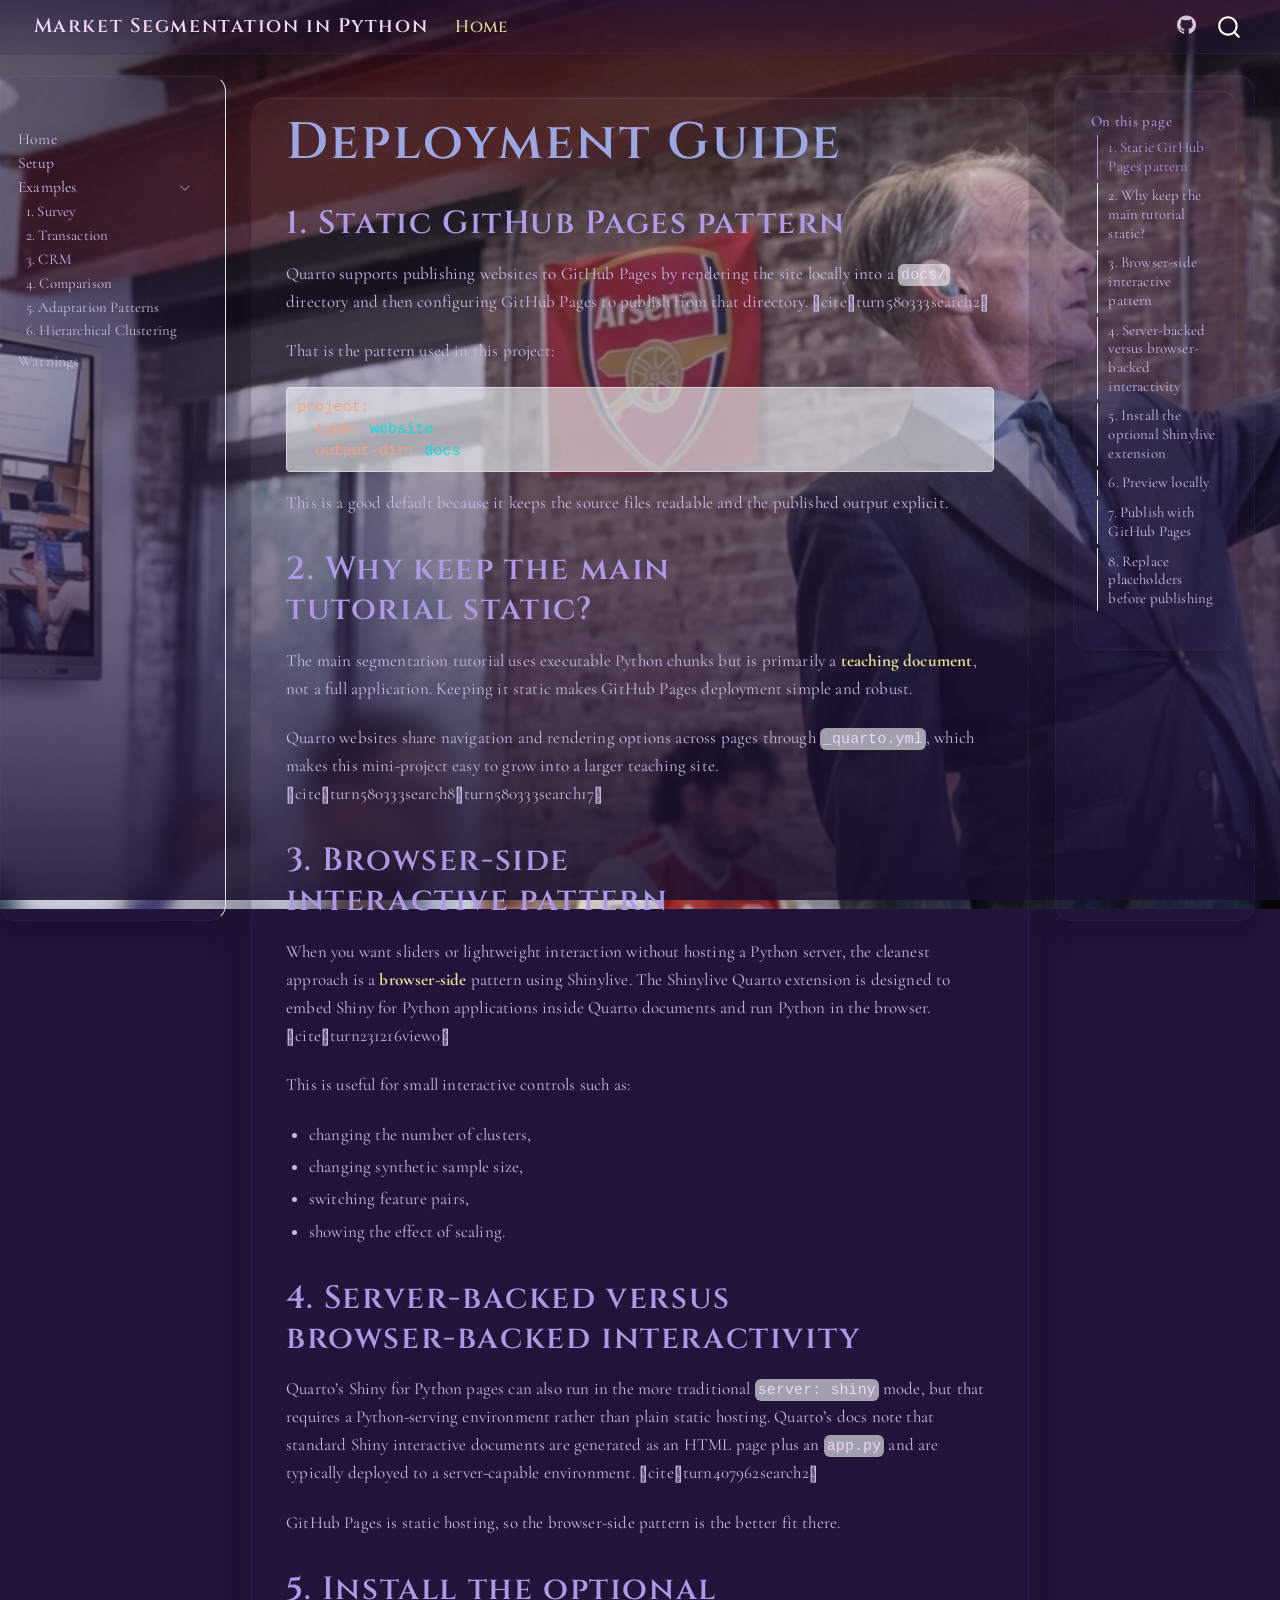
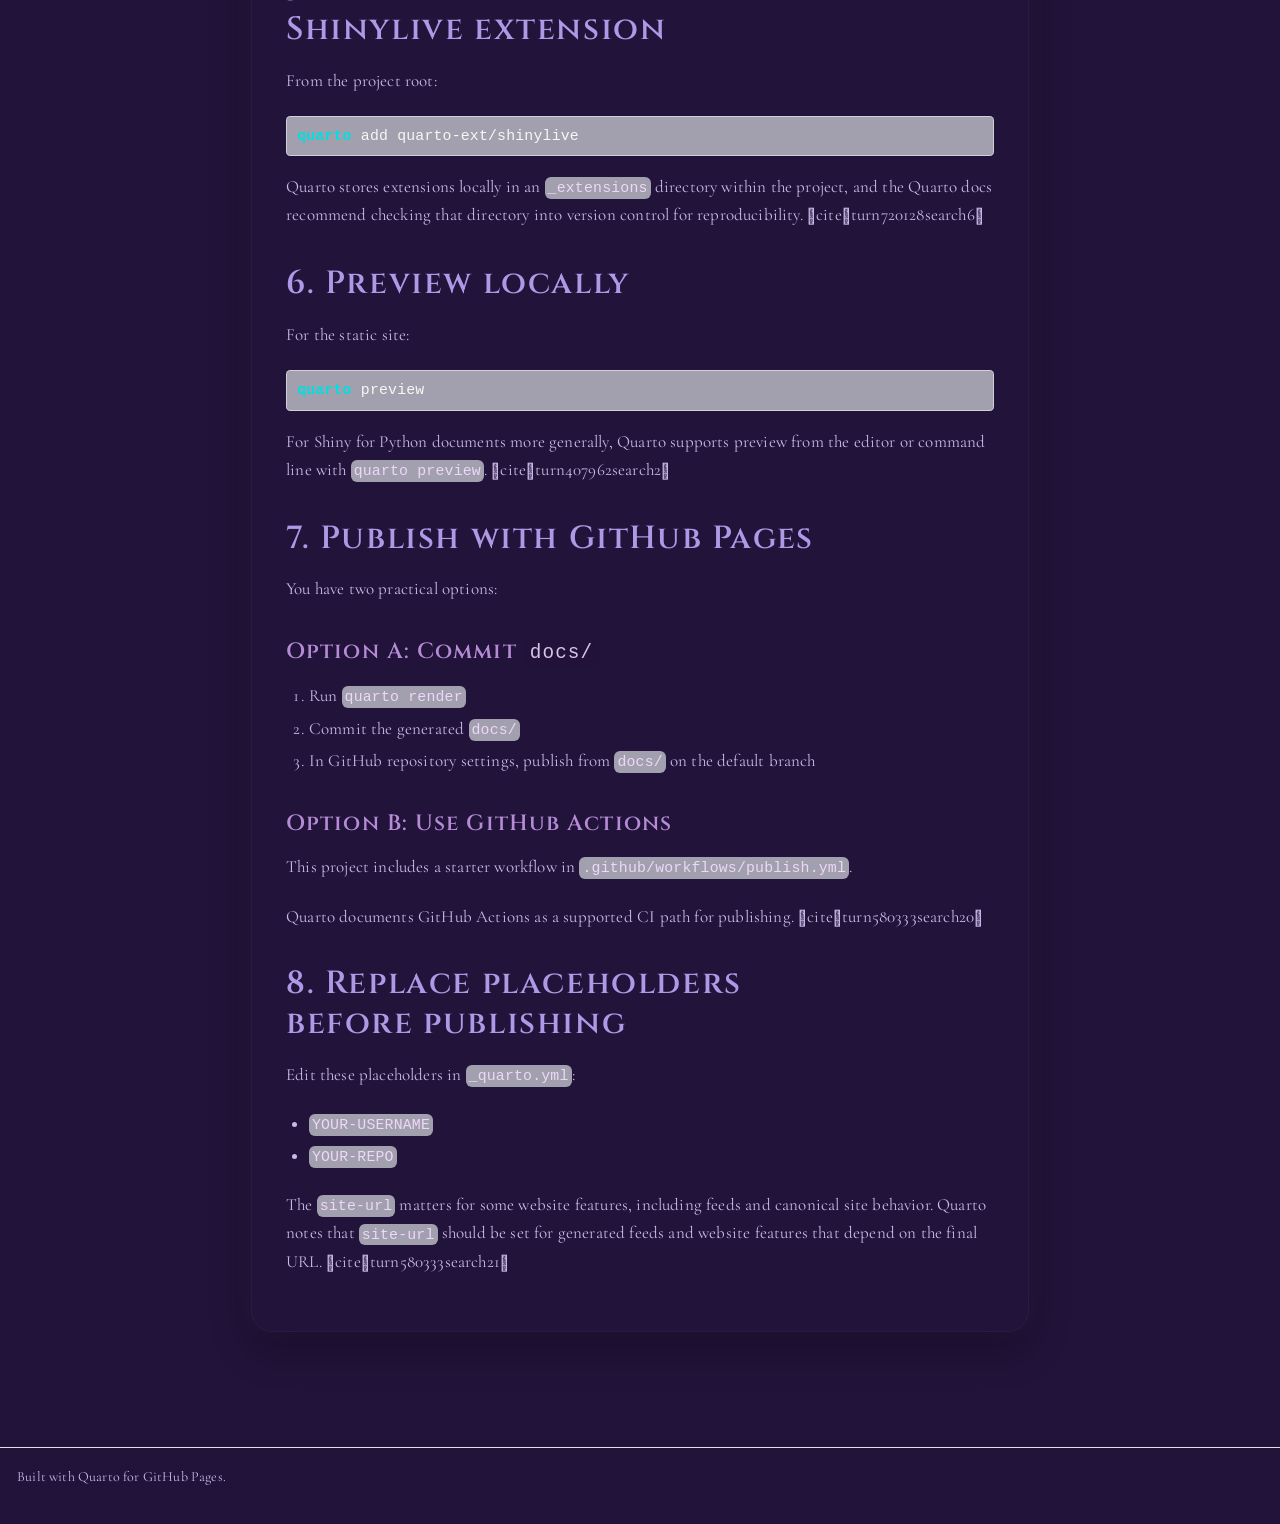
<file: docs/deployment.html>
<!DOCTYPE html>
<html xmlns="http://www.w3.org/1999/xhtml" lang="en" xml:lang="en"><head>

<meta charset="utf-8">
<meta name="generator" content="quarto-1.8.24">

<meta name="viewport" content="width=device-width, initial-scale=1.0, user-scalable=yes">


<title>Deployment Guide – Market Segmentation in Python</title>
<style>
code{white-space: pre-wrap;}
span.smallcaps{font-variant: small-caps;}
div.columns{display: flex; gap: min(4vw, 1.5em);}
div.column{flex: auto; overflow-x: auto;}
div.hanging-indent{margin-left: 1.5em; text-indent: -1.5em;}
ul.task-list{list-style: none;}
ul.task-list li input[type="checkbox"] {
  width: 0.8em;
  margin: 0 0.8em 0.2em -1em; /* quarto-specific, see https://github.com/quarto-dev/quarto-cli/issues/4556 */ 
  vertical-align: middle;
}
/* CSS for syntax highlighting */
html { -webkit-text-size-adjust: 100%; }
pre > code.sourceCode { white-space: pre; position: relative; }
pre > code.sourceCode > span { display: inline-block; line-height: 1.25; }
pre > code.sourceCode > span:empty { height: 1.2em; }
.sourceCode { overflow: visible; }
code.sourceCode > span { color: inherit; text-decoration: inherit; }
div.sourceCode { margin: 1em 0; }
pre.sourceCode { margin: 0; }
@media screen {
div.sourceCode { overflow: auto; }
}
@media print {
pre > code.sourceCode { white-space: pre-wrap; }
pre > code.sourceCode > span { text-indent: -5em; padding-left: 5em; }
}
pre.numberSource code
  { counter-reset: source-line 0; }
pre.numberSource code > span
  { position: relative; left: -4em; counter-increment: source-line; }
pre.numberSource code > span > a:first-child::before
  { content: counter(source-line);
    position: relative; left: -1em; text-align: right; vertical-align: baseline;
    border: none; display: inline-block;
    -webkit-touch-callout: none; -webkit-user-select: none;
    -khtml-user-select: none; -moz-user-select: none;
    -ms-user-select: none; user-select: none;
    padding: 0 4px; width: 4em;
  }
pre.numberSource { margin-left: 3em;  padding-left: 4px; }
div.sourceCode
  {   }
@media screen {
pre > code.sourceCode > span > a:first-child::before { text-decoration: underline; }
}
</style>


<script src="site_libs/quarto-nav/quarto-nav.js"></script>
<script src="site_libs/quarto-nav/headroom.min.js"></script>
<script src="site_libs/clipboard/clipboard.min.js"></script>
<script src="site_libs/quarto-search/autocomplete.umd.js"></script>
<script src="site_libs/quarto-search/fuse.min.js"></script>
<script src="site_libs/quarto-search/quarto-search.js"></script>
<meta name="quarto:offset" content="./">
<script src="site_libs/quarto-html/quarto.js" type="module"></script>
<script src="site_libs/quarto-html/tabsets/tabsets.js" type="module"></script>
<script src="site_libs/quarto-html/axe/axe-check.js" type="module"></script>
<script src="site_libs/quarto-html/popper.min.js"></script>
<script src="site_libs/quarto-html/tippy.umd.min.js"></script>
<script src="site_libs/quarto-html/anchor.min.js"></script>
<link href="site_libs/quarto-html/tippy.css" rel="stylesheet">
<link href="site_libs/quarto-html/quarto-syntax-highlighting-dark-b651517ce65839d647a86e2780455cfb.css" rel="stylesheet" id="quarto-text-highlighting-styles">
<script src="site_libs/bootstrap/bootstrap.min.js"></script>
<link href="site_libs/bootstrap/bootstrap-icons.css" rel="stylesheet">
<link href="site_libs/bootstrap/bootstrap-5cd6d63116d20d0d1ed79e67f839ee23.min.css" rel="stylesheet" append-hash="true" id="quarto-bootstrap" data-mode="dark">
<script id="quarto-search-options" type="application/json">{
  "location": "navbar",
  "copy-button": false,
  "collapse-after": 3,
  "panel-placement": "end",
  "type": "overlay",
  "limit": 50,
  "keyboard-shortcut": [
    "f",
    "/",
    "s"
  ],
  "show-item-context": false,
  "language": {
    "search-no-results-text": "No results",
    "search-matching-documents-text": "matching documents",
    "search-copy-link-title": "Copy link to search",
    "search-hide-matches-text": "Hide additional matches",
    "search-more-match-text": "more match in this document",
    "search-more-matches-text": "more matches in this document",
    "search-clear-button-title": "Clear",
    "search-text-placeholder": "",
    "search-detached-cancel-button-title": "Cancel",
    "search-submit-button-title": "Submit",
    "search-label": "Search"
  }
}</script>


</head>

<body class="nav-sidebar docked nav-fixed quarto-light">

<div id="quarto-search-results"></div>
  <header id="quarto-header" class="headroom fixed-top">
    <nav class="navbar navbar-expand-lg " data-bs-theme="dark">
      <div class="navbar-container container-fluid">
      <div class="navbar-brand-container mx-auto">
    <a href="./index.html" class="navbar-brand navbar-brand-logo">
    </a>
    <a class="navbar-brand" href="./index.html">
    <span class="navbar-title">Market Segmentation in Python</span>
    </a>
  </div>
            <div id="quarto-search" class="" title="Search"></div>
          <button class="navbar-toggler" type="button" data-bs-toggle="collapse" data-bs-target="#navbarCollapse" aria-controls="navbarCollapse" role="menu" aria-expanded="false" aria-label="Toggle navigation" onclick="if (window.quartoToggleHeadroom) { window.quartoToggleHeadroom(); }">
  <span class="navbar-toggler-icon"></span>
</button>
          <div class="collapse navbar-collapse" id="navbarCollapse">
            <ul class="navbar-nav navbar-nav-scroll me-auto">
  <li class="nav-item">
    <a class="nav-link active" href="./index.html" aria-current="page"> 
<span class="menu-text">Home</span></a>
  </li>  
</ul>
            <ul class="navbar-nav navbar-nav-scroll ms-auto">
  <li class="nav-item compact">
    <a class="nav-link" href="https://github.com/robertwwalker/MSegment"> <i class="bi bi-github" role="img">
</i> 
<span class="menu-text"></span></a>
  </li>  
</ul>
          </div> <!-- /navcollapse -->
            <div class="quarto-navbar-tools">
</div>
      </div> <!-- /container-fluid -->
    </nav>
  <nav class="quarto-secondary-nav">
    <div class="container-fluid d-flex">
      <button type="button" class="quarto-btn-toggle btn" data-bs-toggle="collapse" role="button" data-bs-target=".quarto-sidebar-collapse-item" aria-controls="quarto-sidebar" aria-expanded="false" aria-label="Toggle sidebar navigation" onclick="if (window.quartoToggleHeadroom) { window.quartoToggleHeadroom(); }">
        <i class="bi bi-layout-text-sidebar-reverse"></i>
      </button>
        <nav class="quarto-page-breadcrumbs" aria-label="breadcrumb"><ol class="breadcrumb"><li class="breadcrumb-item">Deployment Guide</li></ol></nav>
        <a class="flex-grow-1" role="navigation" data-bs-toggle="collapse" data-bs-target=".quarto-sidebar-collapse-item" aria-controls="quarto-sidebar" aria-expanded="false" aria-label="Toggle sidebar navigation" onclick="if (window.quartoToggleHeadroom) { window.quartoToggleHeadroom(); }">      
        </a>
    </div>
  </nav>
</header>
<!-- content -->
<div id="quarto-content" class="quarto-container page-columns page-rows-contents page-layout-article page-navbar">
<!-- sidebar -->
  <nav id="quarto-sidebar" class="sidebar collapse collapse-horizontal quarto-sidebar-collapse-item sidebar-navigation docked overflow-auto">
    <div class="pt-lg-2 mt-2 text-left sidebar-header">
      <a href="./index.html" class="sidebar-logo-link">
      </a>
      </div>
    <div class="sidebar-menu-container"> 
    <ul class="list-unstyled mt-1">
        <li class="sidebar-item">
  <div class="sidebar-item-container"> 
  <a href="./index.html" class="sidebar-item-text sidebar-link">
 <span class="menu-text">Home</span></a>
  </div>
</li>
        <li class="sidebar-item">
  <div class="sidebar-item-container"> 
  <a href="./setup.html" class="sidebar-item-text sidebar-link">
 <span class="menu-text">Setup</span></a>
  </div>
</li>
        <li class="sidebar-item sidebar-item-section">
      <div class="sidebar-item-container"> 
            <a class="sidebar-item-text sidebar-link text-start" data-bs-toggle="collapse" data-bs-target="#quarto-sidebar-section-1" role="navigation" aria-expanded="true">
 <span class="menu-text">Examples</span></a>
          <a class="sidebar-item-toggle text-start" data-bs-toggle="collapse" data-bs-target="#quarto-sidebar-section-1" role="navigation" aria-expanded="true" aria-label="Toggle section">
            <i class="bi bi-chevron-right ms-2"></i>
          </a> 
      </div>
      <ul id="quarto-sidebar-section-1" class="collapse list-unstyled sidebar-section depth1 show">  
          <li class="sidebar-item">
  <div class="sidebar-item-container"> 
  <a href="./survey.html" class="sidebar-item-text sidebar-link">
 <span class="menu-text">1. Survey</span></a>
  </div>
</li>
          <li class="sidebar-item">
  <div class="sidebar-item-container"> 
  <a href="./transaction.html" class="sidebar-item-text sidebar-link">
 <span class="menu-text">2. Transaction</span></a>
  </div>
</li>
          <li class="sidebar-item">
  <div class="sidebar-item-container"> 
  <a href="./crm.html" class="sidebar-item-text sidebar-link">
 <span class="menu-text">3. CRM</span></a>
  </div>
</li>
          <li class="sidebar-item">
  <div class="sidebar-item-container"> 
  <a href="./comparison.html" class="sidebar-item-text sidebar-link">
 <span class="menu-text">4. Comparison</span></a>
  </div>
</li>
          <li class="sidebar-item">
  <div class="sidebar-item-container"> 
  <a href="./adaptation.html" class="sidebar-item-text sidebar-link">
 <span class="menu-text">5. Adaptation Patterns</span></a>
  </div>
</li>
          <li class="sidebar-item">
  <div class="sidebar-item-container"> 
  <a href="./hierarchical.html" class="sidebar-item-text sidebar-link">
 <span class="menu-text">6. Hierarchical Clustering</span></a>
  </div>
</li>
      </ul>
  </li>
        <li class="sidebar-item">
  <div class="sidebar-item-container"> 
  <a href="./warnings.html" class="sidebar-item-text sidebar-link">
 <span class="menu-text">Warnings</span></a>
  </div>
</li>
    </ul>
    </div>
</nav>
<div id="quarto-sidebar-glass" class="quarto-sidebar-collapse-item" data-bs-toggle="collapse" data-bs-target=".quarto-sidebar-collapse-item"></div>
<!-- margin-sidebar -->
    <div id="quarto-margin-sidebar" class="sidebar margin-sidebar">
        <nav id="TOC" role="doc-toc" class="toc-active">
    <h2 id="toc-title">On this page</h2>
   
  <ul>
  <li><a href="#static-github-pages-pattern" id="toc-static-github-pages-pattern" class="nav-link active" data-scroll-target="#static-github-pages-pattern">1. Static GitHub Pages pattern</a></li>
  <li><a href="#why-keep-the-main-tutorial-static" id="toc-why-keep-the-main-tutorial-static" class="nav-link" data-scroll-target="#why-keep-the-main-tutorial-static">2. Why keep the main tutorial static?</a></li>
  <li><a href="#browser-side-interactive-pattern" id="toc-browser-side-interactive-pattern" class="nav-link" data-scroll-target="#browser-side-interactive-pattern">3. Browser-side interactive pattern</a></li>
  <li><a href="#server-backed-versus-browser-backed-interactivity" id="toc-server-backed-versus-browser-backed-interactivity" class="nav-link" data-scroll-target="#server-backed-versus-browser-backed-interactivity">4. Server-backed versus browser-backed interactivity</a></li>
  <li><a href="#install-the-optional-shinylive-extension" id="toc-install-the-optional-shinylive-extension" class="nav-link" data-scroll-target="#install-the-optional-shinylive-extension">5. Install the optional Shinylive extension</a></li>
  <li><a href="#preview-locally" id="toc-preview-locally" class="nav-link" data-scroll-target="#preview-locally">6. Preview locally</a></li>
  <li><a href="#publish-with-github-pages" id="toc-publish-with-github-pages" class="nav-link" data-scroll-target="#publish-with-github-pages">7. Publish with GitHub Pages</a>
  <ul class="collapse">
  <li><a href="#option-a-commit-docs" id="toc-option-a-commit-docs" class="nav-link" data-scroll-target="#option-a-commit-docs">Option A: Commit <code>docs/</code></a></li>
  <li><a href="#option-b-use-github-actions" id="toc-option-b-use-github-actions" class="nav-link" data-scroll-target="#option-b-use-github-actions">Option B: Use GitHub Actions</a></li>
  </ul></li>
  <li><a href="#replace-placeholders-before-publishing" id="toc-replace-placeholders-before-publishing" class="nav-link" data-scroll-target="#replace-placeholders-before-publishing">8. Replace placeholders before publishing</a></li>
  </ul>
</nav>
    </div>
<!-- main -->
<main class="content" id="quarto-document-content">

<header id="title-block-header" class="quarto-title-block default">
<div class="quarto-title">
<h1 class="title">Deployment Guide</h1>
</div>



<div class="quarto-title-meta">

    
  
    
  </div>
  


</header>


<section id="static-github-pages-pattern" class="level2">
<h2 class="anchored" data-anchor-id="static-github-pages-pattern">1. Static GitHub Pages pattern</h2>
<p>Quarto supports publishing websites to GitHub Pages by rendering the site locally into a <code>docs/</code> directory and then configuring GitHub Pages to publish from that directory. citeturn580333search2</p>
<p>That is the pattern used in this project:</p>
<div class="code-copy-outer-scaffold"><div class="sourceCode" id="cb1"><pre class="sourceCode yaml code-with-copy"><code class="sourceCode yaml"><span id="cb1-1"><a href="#cb1-1" aria-hidden="true" tabindex="-1"></a><span class="fu">project</span><span class="kw">:</span></span>
<span id="cb1-2"><a href="#cb1-2" aria-hidden="true" tabindex="-1"></a><span class="at">  </span><span class="fu">type</span><span class="kw">:</span><span class="at"> website</span></span>
<span id="cb1-3"><a href="#cb1-3" aria-hidden="true" tabindex="-1"></a><span class="at">  </span><span class="fu">output-dir</span><span class="kw">:</span><span class="at"> docs</span></span></code></pre></div><button title="Copy to Clipboard" class="code-copy-button"><i class="bi"></i></button></div>
<p>This is a good default because it keeps the source files readable and the published output explicit.</p>
</section>
<section id="why-keep-the-main-tutorial-static" class="level2">
<h2 class="anchored" data-anchor-id="why-keep-the-main-tutorial-static">2. Why keep the main tutorial static?</h2>
<p>The main segmentation tutorial uses executable Python chunks but is primarily a <strong>teaching document</strong>, not a full application. Keeping it static makes GitHub Pages deployment simple and robust.</p>
<p>Quarto websites share navigation and rendering options across pages through <code>_quarto.yml</code>, which makes this mini-project easy to grow into a larger teaching site. citeturn580333search8turn580333search17</p>
</section>
<section id="browser-side-interactive-pattern" class="level2">
<h2 class="anchored" data-anchor-id="browser-side-interactive-pattern">3. Browser-side interactive pattern</h2>
<p>When you want sliders or lightweight interaction without hosting a Python server, the cleanest approach is a <strong>browser-side</strong> pattern using Shinylive. The Shinylive Quarto extension is designed to embed Shiny for Python applications inside Quarto documents and run Python in the browser. citeturn231216view0</p>
<p>This is useful for small interactive controls such as:</p>
<ul>
<li>changing the number of clusters,</li>
<li>changing synthetic sample size,</li>
<li>switching feature pairs,</li>
<li>showing the effect of scaling.</li>
</ul>
</section>
<section id="server-backed-versus-browser-backed-interactivity" class="level2">
<h2 class="anchored" data-anchor-id="server-backed-versus-browser-backed-interactivity">4. Server-backed versus browser-backed interactivity</h2>
<p>Quarto’s Shiny for Python pages can also run in the more traditional <code>server: shiny</code> mode, but that requires a Python-serving environment rather than plain static hosting. Quarto’s docs note that standard Shiny interactive documents are generated as an HTML page plus an <code>app.py</code> and are typically deployed to a server-capable environment. citeturn407962search2</p>
<p>GitHub Pages is static hosting, so the browser-side pattern is the better fit there.</p>
</section>
<section id="install-the-optional-shinylive-extension" class="level2">
<h2 class="anchored" data-anchor-id="install-the-optional-shinylive-extension">5. Install the optional Shinylive extension</h2>
<p>From the project root:</p>
<div class="code-copy-outer-scaffold"><div class="sourceCode" id="cb2"><pre class="sourceCode bash code-with-copy"><code class="sourceCode bash"><span id="cb2-1"><a href="#cb2-1" aria-hidden="true" tabindex="-1"></a><span class="ex">quarto</span> add quarto-ext/shinylive</span></code></pre></div><button title="Copy to Clipboard" class="code-copy-button"><i class="bi"></i></button></div>
<p>Quarto stores extensions locally in an <code>_extensions</code> directory within the project, and the Quarto docs recommend checking that directory into version control for reproducibility. citeturn720128search6</p>
</section>
<section id="preview-locally" class="level2">
<h2 class="anchored" data-anchor-id="preview-locally">6. Preview locally</h2>
<p>For the static site:</p>
<div class="code-copy-outer-scaffold"><div class="sourceCode" id="cb3"><pre class="sourceCode bash code-with-copy"><code class="sourceCode bash"><span id="cb3-1"><a href="#cb3-1" aria-hidden="true" tabindex="-1"></a><span class="ex">quarto</span> preview</span></code></pre></div><button title="Copy to Clipboard" class="code-copy-button"><i class="bi"></i></button></div>
<p>For Shiny for Python documents more generally, Quarto supports preview from the editor or command line with <code>quarto preview</code>. citeturn407962search2</p>
</section>
<section id="publish-with-github-pages" class="level2">
<h2 class="anchored" data-anchor-id="publish-with-github-pages">7. Publish with GitHub Pages</h2>
<p>You have two practical options:</p>
<section id="option-a-commit-docs" class="level3">
<h3 class="anchored" data-anchor-id="option-a-commit-docs">Option A: Commit <code>docs/</code></h3>
<ol type="1">
<li>Run <code>quarto render</code></li>
<li>Commit the generated <code>docs/</code></li>
<li>In GitHub repository settings, publish from <code>docs/</code> on the default branch</li>
</ol>
</section>
<section id="option-b-use-github-actions" class="level3">
<h3 class="anchored" data-anchor-id="option-b-use-github-actions">Option B: Use GitHub Actions</h3>
<p>This project includes a starter workflow in <code>.github/workflows/publish.yml</code>.</p>
<p>Quarto documents GitHub Actions as a supported CI path for publishing. citeturn580333search20</p>
</section>
</section>
<section id="replace-placeholders-before-publishing" class="level2">
<h2 class="anchored" data-anchor-id="replace-placeholders-before-publishing">8. Replace placeholders before publishing</h2>
<p>Edit these placeholders in <code>_quarto.yml</code>:</p>
<ul>
<li><code>YOUR-USERNAME</code></li>
<li><code>YOUR-REPO</code></li>
</ul>
<p>The <code>site-url</code> matters for some website features, including feeds and canonical site behavior. Quarto notes that <code>site-url</code> should be set for generated feeds and website features that depend on the final URL. citeturn580333search21</p>


</section>

</main> <!-- /main -->
<script id="quarto-html-after-body" type="application/javascript">
  window.document.addEventListener("DOMContentLoaded", function (event) {
    const icon = "";
    const anchorJS = new window.AnchorJS();
    anchorJS.options = {
      placement: 'right',
      icon: icon
    };
    anchorJS.add('.anchored');
    const isCodeAnnotation = (el) => {
      for (const clz of el.classList) {
        if (clz.startsWith('code-annotation-')) {                     
          return true;
        }
      }
      return false;
    }
    const onCopySuccess = function(e) {
      // button target
      const button = e.trigger;
      // don't keep focus
      button.blur();
      // flash "checked"
      button.classList.add('code-copy-button-checked');
      var currentTitle = button.getAttribute("title");
      button.setAttribute("title", "Copied!");
      let tooltip;
      if (window.bootstrap) {
        button.setAttribute("data-bs-toggle", "tooltip");
        button.setAttribute("data-bs-placement", "left");
        button.setAttribute("data-bs-title", "Copied!");
        tooltip = new bootstrap.Tooltip(button, 
          { trigger: "manual", 
            customClass: "code-copy-button-tooltip",
            offset: [0, -8]});
        tooltip.show();    
      }
      setTimeout(function() {
        if (tooltip) {
          tooltip.hide();
          button.removeAttribute("data-bs-title");
          button.removeAttribute("data-bs-toggle");
          button.removeAttribute("data-bs-placement");
        }
        button.setAttribute("title", currentTitle);
        button.classList.remove('code-copy-button-checked');
      }, 1000);
      // clear code selection
      e.clearSelection();
    }
    const getTextToCopy = function(trigger) {
      const outerScaffold = trigger.parentElement.cloneNode(true);
      const codeEl = outerScaffold.querySelector('code');
      for (const childEl of codeEl.children) {
        if (isCodeAnnotation(childEl)) {
          childEl.remove();
        }
      }
      return codeEl.innerText;
    }
    const clipboard = new window.ClipboardJS('.code-copy-button:not([data-in-quarto-modal])', {
      text: getTextToCopy
    });
    clipboard.on('success', onCopySuccess);
    if (window.document.getElementById('quarto-embedded-source-code-modal')) {
      const clipboardModal = new window.ClipboardJS('.code-copy-button[data-in-quarto-modal]', {
        text: getTextToCopy,
        container: window.document.getElementById('quarto-embedded-source-code-modal')
      });
      clipboardModal.on('success', onCopySuccess);
    }
      var localhostRegex = new RegExp(/^(?:http|https):\/\/localhost\:?[0-9]*\//);
      var mailtoRegex = new RegExp(/^mailto:/);
        var filterRegex = new RegExp("https:\/\/robertwwalker\.github\.io\/MSegment\/");
      var isInternal = (href) => {
          return filterRegex.test(href) || localhostRegex.test(href) || mailtoRegex.test(href);
      }
      // Inspect non-navigation links and adorn them if external
     var links = window.document.querySelectorAll('a[href]:not(.nav-link):not(.navbar-brand):not(.toc-action):not(.sidebar-link):not(.sidebar-item-toggle):not(.pagination-link):not(.no-external):not([aria-hidden]):not(.dropdown-item):not(.quarto-navigation-tool):not(.about-link)');
      for (var i=0; i<links.length; i++) {
        const link = links[i];
        if (!isInternal(link.href)) {
          // undo the damage that might have been done by quarto-nav.js in the case of
          // links that we want to consider external
          if (link.dataset.originalHref !== undefined) {
            link.href = link.dataset.originalHref;
          }
        }
      }
    function tippyHover(el, contentFn, onTriggerFn, onUntriggerFn) {
      const config = {
        allowHTML: true,
        maxWidth: 500,
        delay: 100,
        arrow: false,
        appendTo: function(el) {
            return el.parentElement;
        },
        interactive: true,
        interactiveBorder: 10,
        theme: 'quarto',
        placement: 'bottom-start',
      };
      if (contentFn) {
        config.content = contentFn;
      }
      if (onTriggerFn) {
        config.onTrigger = onTriggerFn;
      }
      if (onUntriggerFn) {
        config.onUntrigger = onUntriggerFn;
      }
      window.tippy(el, config); 
    }
    const noterefs = window.document.querySelectorAll('a[role="doc-noteref"]');
    for (var i=0; i<noterefs.length; i++) {
      const ref = noterefs[i];
      tippyHover(ref, function() {
        // use id or data attribute instead here
        let href = ref.getAttribute('data-footnote-href') || ref.getAttribute('href');
        try { href = new URL(href).hash; } catch {}
        const id = href.replace(/^#\/?/, "");
        const note = window.document.getElementById(id);
        if (note) {
          return note.innerHTML;
        } else {
          return "";
        }
      });
    }
    const xrefs = window.document.querySelectorAll('a.quarto-xref');
    const processXRef = (id, note) => {
      // Strip column container classes
      const stripColumnClz = (el) => {
        el.classList.remove("page-full", "page-columns");
        if (el.children) {
          for (const child of el.children) {
            stripColumnClz(child);
          }
        }
      }
      stripColumnClz(note)
      if (id === null || id.startsWith('sec-')) {
        // Special case sections, only their first couple elements
        const container = document.createElement("div");
        if (note.children && note.children.length > 2) {
          container.appendChild(note.children[0].cloneNode(true));
          for (let i = 1; i < note.children.length; i++) {
            const child = note.children[i];
            if (child.tagName === "P" && child.innerText === "") {
              continue;
            } else {
              container.appendChild(child.cloneNode(true));
              break;
            }
          }
          if (window.Quarto?.typesetMath) {
            window.Quarto.typesetMath(container);
          }
          return container.innerHTML
        } else {
          if (window.Quarto?.typesetMath) {
            window.Quarto.typesetMath(note);
          }
          return note.innerHTML;
        }
      } else {
        // Remove any anchor links if they are present
        const anchorLink = note.querySelector('a.anchorjs-link');
        if (anchorLink) {
          anchorLink.remove();
        }
        if (window.Quarto?.typesetMath) {
          window.Quarto.typesetMath(note);
        }
        if (note.classList.contains("callout")) {
          return note.outerHTML;
        } else {
          return note.innerHTML;
        }
      }
    }
    for (var i=0; i<xrefs.length; i++) {
      const xref = xrefs[i];
      tippyHover(xref, undefined, function(instance) {
        instance.disable();
        let url = xref.getAttribute('href');
        let hash = undefined; 
        if (url.startsWith('#')) {
          hash = url;
        } else {
          try { hash = new URL(url).hash; } catch {}
        }
        if (hash) {
          const id = hash.replace(/^#\/?/, "");
          const note = window.document.getElementById(id);
          if (note !== null) {
            try {
              const html = processXRef(id, note.cloneNode(true));
              instance.setContent(html);
            } finally {
              instance.enable();
              instance.show();
            }
          } else {
            // See if we can fetch this
            fetch(url.split('#')[0])
            .then(res => res.text())
            .then(html => {
              const parser = new DOMParser();
              const htmlDoc = parser.parseFromString(html, "text/html");
              const note = htmlDoc.getElementById(id);
              if (note !== null) {
                const html = processXRef(id, note);
                instance.setContent(html);
              } 
            }).finally(() => {
              instance.enable();
              instance.show();
            });
          }
        } else {
          // See if we can fetch a full url (with no hash to target)
          // This is a special case and we should probably do some content thinning / targeting
          fetch(url)
          .then(res => res.text())
          .then(html => {
            const parser = new DOMParser();
            const htmlDoc = parser.parseFromString(html, "text/html");
            const note = htmlDoc.querySelector('main.content');
            if (note !== null) {
              // This should only happen for chapter cross references
              // (since there is no id in the URL)
              // remove the first header
              if (note.children.length > 0 && note.children[0].tagName === "HEADER") {
                note.children[0].remove();
              }
              const html = processXRef(null, note);
              instance.setContent(html);
            } 
          }).finally(() => {
            instance.enable();
            instance.show();
          });
        }
      }, function(instance) {
      });
    }
        let selectedAnnoteEl;
        const selectorForAnnotation = ( cell, annotation) => {
          let cellAttr = 'data-code-cell="' + cell + '"';
          let lineAttr = 'data-code-annotation="' +  annotation + '"';
          const selector = 'span[' + cellAttr + '][' + lineAttr + ']';
          return selector;
        }
        const selectCodeLines = (annoteEl) => {
          const doc = window.document;
          const targetCell = annoteEl.getAttribute("data-target-cell");
          const targetAnnotation = annoteEl.getAttribute("data-target-annotation");
          const annoteSpan = window.document.querySelector(selectorForAnnotation(targetCell, targetAnnotation));
          const lines = annoteSpan.getAttribute("data-code-lines").split(",");
          const lineIds = lines.map((line) => {
            return targetCell + "-" + line;
          })
          let top = null;
          let height = null;
          let parent = null;
          if (lineIds.length > 0) {
              //compute the position of the single el (top and bottom and make a div)
              const el = window.document.getElementById(lineIds[0]);
              top = el.offsetTop;
              height = el.offsetHeight;
              parent = el.parentElement.parentElement;
            if (lineIds.length > 1) {
              const lastEl = window.document.getElementById(lineIds[lineIds.length - 1]);
              const bottom = lastEl.offsetTop + lastEl.offsetHeight;
              height = bottom - top;
            }
            if (top !== null && height !== null && parent !== null) {
              // cook up a div (if necessary) and position it 
              let div = window.document.getElementById("code-annotation-line-highlight");
              if (div === null) {
                div = window.document.createElement("div");
                div.setAttribute("id", "code-annotation-line-highlight");
                div.style.position = 'absolute';
                parent.appendChild(div);
              }
              div.style.top = top - 2 + "px";
              div.style.height = height + 4 + "px";
              div.style.left = 0;
              let gutterDiv = window.document.getElementById("code-annotation-line-highlight-gutter");
              if (gutterDiv === null) {
                gutterDiv = window.document.createElement("div");
                gutterDiv.setAttribute("id", "code-annotation-line-highlight-gutter");
                gutterDiv.style.position = 'absolute';
                const codeCell = window.document.getElementById(targetCell);
                const gutter = codeCell.querySelector('.code-annotation-gutter');
                gutter.appendChild(gutterDiv);
              }
              gutterDiv.style.top = top - 2 + "px";
              gutterDiv.style.height = height + 4 + "px";
            }
            selectedAnnoteEl = annoteEl;
          }
        };
        const unselectCodeLines = () => {
          const elementsIds = ["code-annotation-line-highlight", "code-annotation-line-highlight-gutter"];
          elementsIds.forEach((elId) => {
            const div = window.document.getElementById(elId);
            if (div) {
              div.remove();
            }
          });
          selectedAnnoteEl = undefined;
        };
          // Handle positioning of the toggle
      window.addEventListener(
        "resize",
        throttle(() => {
          elRect = undefined;
          if (selectedAnnoteEl) {
            selectCodeLines(selectedAnnoteEl);
          }
        }, 10)
      );
      function throttle(fn, ms) {
      let throttle = false;
      let timer;
        return (...args) => {
          if(!throttle) { // first call gets through
              fn.apply(this, args);
              throttle = true;
          } else { // all the others get throttled
              if(timer) clearTimeout(timer); // cancel #2
              timer = setTimeout(() => {
                fn.apply(this, args);
                timer = throttle = false;
              }, ms);
          }
        };
      }
        // Attach click handler to the DT
        const annoteDls = window.document.querySelectorAll('dt[data-target-cell]');
        for (const annoteDlNode of annoteDls) {
          annoteDlNode.addEventListener('click', (event) => {
            const clickedEl = event.target;
            if (clickedEl !== selectedAnnoteEl) {
              unselectCodeLines();
              const activeEl = window.document.querySelector('dt[data-target-cell].code-annotation-active');
              if (activeEl) {
                activeEl.classList.remove('code-annotation-active');
              }
              selectCodeLines(clickedEl);
              clickedEl.classList.add('code-annotation-active');
            } else {
              // Unselect the line
              unselectCodeLines();
              clickedEl.classList.remove('code-annotation-active');
            }
          });
        }
    const findCites = (el) => {
      const parentEl = el.parentElement;
      if (parentEl) {
        const cites = parentEl.dataset.cites;
        if (cites) {
          return {
            el,
            cites: cites.split(' ')
          };
        } else {
          return findCites(el.parentElement)
        }
      } else {
        return undefined;
      }
    };
    var bibliorefs = window.document.querySelectorAll('a[role="doc-biblioref"]');
    for (var i=0; i<bibliorefs.length; i++) {
      const ref = bibliorefs[i];
      const citeInfo = findCites(ref);
      if (citeInfo) {
        tippyHover(citeInfo.el, function() {
          var popup = window.document.createElement('div');
          citeInfo.cites.forEach(function(cite) {
            var citeDiv = window.document.createElement('div');
            citeDiv.classList.add('hanging-indent');
            citeDiv.classList.add('csl-entry');
            var biblioDiv = window.document.getElementById('ref-' + cite);
            if (biblioDiv) {
              citeDiv.innerHTML = biblioDiv.innerHTML;
            }
            popup.appendChild(citeDiv);
          });
          return popup.innerHTML;
        });
      }
    }
  });
  </script>
</div> <!-- /content -->
<footer class="footer">
  <div class="nav-footer">
    <div class="nav-footer-left">
<p>Built with Quarto for GitHub Pages.</p>
</div>   
    <div class="nav-footer-center">
      &nbsp;
    </div>
    <div class="nav-footer-right">
      &nbsp;
    </div>
  </div>
</footer>




</body></html>
</file>
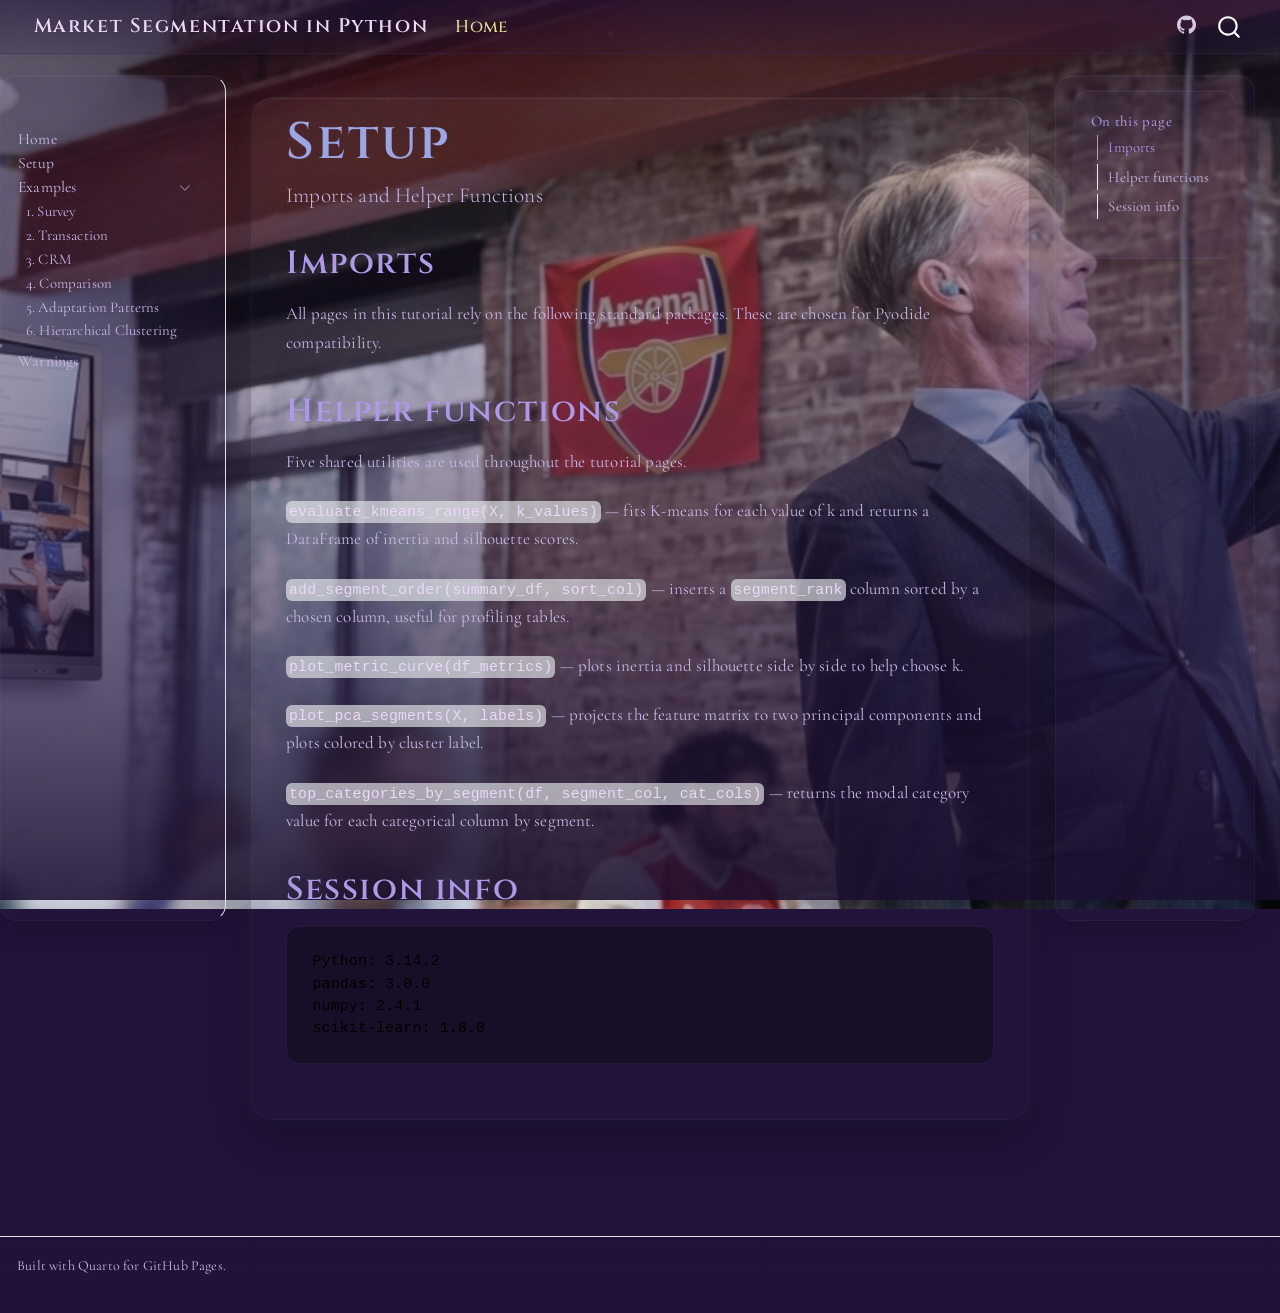
<file: docs/setup.html>
<!DOCTYPE html>
<html xmlns="http://www.w3.org/1999/xhtml" lang="en" xml:lang="en"><head>

<meta charset="utf-8">
<meta name="generator" content="quarto-1.8.24">

<meta name="viewport" content="width=device-width, initial-scale=1.0, user-scalable=yes">


<title>Setup – Market Segmentation in Python</title>
<style>
code{white-space: pre-wrap;}
span.smallcaps{font-variant: small-caps;}
div.columns{display: flex; gap: min(4vw, 1.5em);}
div.column{flex: auto; overflow-x: auto;}
div.hanging-indent{margin-left: 1.5em; text-indent: -1.5em;}
ul.task-list{list-style: none;}
ul.task-list li input[type="checkbox"] {
  width: 0.8em;
  margin: 0 0.8em 0.2em -1em; /* quarto-specific, see https://github.com/quarto-dev/quarto-cli/issues/4556 */ 
  vertical-align: middle;
}
</style>


<script src="site_libs/quarto-nav/quarto-nav.js"></script>
<script src="site_libs/quarto-nav/headroom.min.js"></script>
<script src="site_libs/clipboard/clipboard.min.js"></script>
<script src="site_libs/quarto-search/autocomplete.umd.js"></script>
<script src="site_libs/quarto-search/fuse.min.js"></script>
<script src="site_libs/quarto-search/quarto-search.js"></script>
<meta name="quarto:offset" content="./">
<script src="site_libs/quarto-html/quarto.js" type="module"></script>
<script src="site_libs/quarto-html/tabsets/tabsets.js" type="module"></script>
<script src="site_libs/quarto-html/axe/axe-check.js" type="module"></script>
<script src="site_libs/quarto-html/popper.min.js"></script>
<script src="site_libs/quarto-html/tippy.umd.min.js"></script>
<script src="site_libs/quarto-html/anchor.min.js"></script>
<link href="site_libs/quarto-html/tippy.css" rel="stylesheet">
<link href="site_libs/quarto-html/quarto-syntax-highlighting-dark-b651517ce65839d647a86e2780455cfb.css" rel="stylesheet" id="quarto-text-highlighting-styles">
<script src="site_libs/bootstrap/bootstrap.min.js"></script>
<link href="site_libs/bootstrap/bootstrap-icons.css" rel="stylesheet">
<link href="site_libs/bootstrap/bootstrap-5cd6d63116d20d0d1ed79e67f839ee23.min.css" rel="stylesheet" append-hash="true" id="quarto-bootstrap" data-mode="dark">
<script id="quarto-search-options" type="application/json">{
  "location": "navbar",
  "copy-button": false,
  "collapse-after": 3,
  "panel-placement": "end",
  "type": "overlay",
  "limit": 50,
  "keyboard-shortcut": [
    "f",
    "/",
    "s"
  ],
  "show-item-context": false,
  "language": {
    "search-no-results-text": "No results",
    "search-matching-documents-text": "matching documents",
    "search-copy-link-title": "Copy link to search",
    "search-hide-matches-text": "Hide additional matches",
    "search-more-match-text": "more match in this document",
    "search-more-matches-text": "more matches in this document",
    "search-clear-button-title": "Clear",
    "search-text-placeholder": "",
    "search-detached-cancel-button-title": "Cancel",
    "search-submit-button-title": "Submit",
    "search-label": "Search"
  }
}</script>


</head>

<body class="nav-sidebar docked nav-fixed quarto-light">

<div id="quarto-search-results"></div>
  <header id="quarto-header" class="headroom fixed-top">
    <nav class="navbar navbar-expand-lg " data-bs-theme="dark">
      <div class="navbar-container container-fluid">
      <div class="navbar-brand-container mx-auto">
    <a href="./index.html" class="navbar-brand navbar-brand-logo">
    </a>
    <a class="navbar-brand" href="./index.html">
    <span class="navbar-title">Market Segmentation in Python</span>
    </a>
  </div>
            <div id="quarto-search" class="" title="Search"></div>
          <button class="navbar-toggler" type="button" data-bs-toggle="collapse" data-bs-target="#navbarCollapse" aria-controls="navbarCollapse" role="menu" aria-expanded="false" aria-label="Toggle navigation" onclick="if (window.quartoToggleHeadroom) { window.quartoToggleHeadroom(); }">
  <span class="navbar-toggler-icon"></span>
</button>
          <div class="collapse navbar-collapse" id="navbarCollapse">
            <ul class="navbar-nav navbar-nav-scroll me-auto">
  <li class="nav-item">
    <a class="nav-link active" href="./index.html" aria-current="page"> 
<span class="menu-text">Home</span></a>
  </li>  
</ul>
            <ul class="navbar-nav navbar-nav-scroll ms-auto">
  <li class="nav-item compact">
    <a class="nav-link" href="https://github.com/robertwwalker/MSegment"> <i class="bi bi-github" role="img">
</i> 
<span class="menu-text"></span></a>
  </li>  
</ul>
          </div> <!-- /navcollapse -->
            <div class="quarto-navbar-tools">
</div>
      </div> <!-- /container-fluid -->
    </nav>
  <nav class="quarto-secondary-nav">
    <div class="container-fluid d-flex">
      <button type="button" class="quarto-btn-toggle btn" data-bs-toggle="collapse" role="button" data-bs-target=".quarto-sidebar-collapse-item" aria-controls="quarto-sidebar" aria-expanded="false" aria-label="Toggle sidebar navigation" onclick="if (window.quartoToggleHeadroom) { window.quartoToggleHeadroom(); }">
        <i class="bi bi-layout-text-sidebar-reverse"></i>
      </button>
        <nav class="quarto-page-breadcrumbs" aria-label="breadcrumb"><ol class="breadcrumb"><li class="breadcrumb-item"><a href="./setup.html">Setup</a></li></ol></nav>
        <a class="flex-grow-1" role="navigation" data-bs-toggle="collapse" data-bs-target=".quarto-sidebar-collapse-item" aria-controls="quarto-sidebar" aria-expanded="false" aria-label="Toggle sidebar navigation" onclick="if (window.quartoToggleHeadroom) { window.quartoToggleHeadroom(); }">      
        </a>
    </div>
  </nav>
</header>
<!-- content -->
<div id="quarto-content" class="quarto-container page-columns page-rows-contents page-layout-article page-navbar">
<!-- sidebar -->
  <nav id="quarto-sidebar" class="sidebar collapse collapse-horizontal quarto-sidebar-collapse-item sidebar-navigation docked overflow-auto">
    <div class="pt-lg-2 mt-2 text-left sidebar-header">
      <a href="./index.html" class="sidebar-logo-link">
      </a>
      </div>
    <div class="sidebar-menu-container"> 
    <ul class="list-unstyled mt-1">
        <li class="sidebar-item">
  <div class="sidebar-item-container"> 
  <a href="./index.html" class="sidebar-item-text sidebar-link">
 <span class="menu-text">Home</span></a>
  </div>
</li>
        <li class="sidebar-item">
  <div class="sidebar-item-container"> 
  <a href="./setup.html" class="sidebar-item-text sidebar-link active">
 <span class="menu-text">Setup</span></a>
  </div>
</li>
        <li class="sidebar-item sidebar-item-section">
      <div class="sidebar-item-container"> 
            <a class="sidebar-item-text sidebar-link text-start" data-bs-toggle="collapse" data-bs-target="#quarto-sidebar-section-1" role="navigation" aria-expanded="true">
 <span class="menu-text">Examples</span></a>
          <a class="sidebar-item-toggle text-start" data-bs-toggle="collapse" data-bs-target="#quarto-sidebar-section-1" role="navigation" aria-expanded="true" aria-label="Toggle section">
            <i class="bi bi-chevron-right ms-2"></i>
          </a> 
      </div>
      <ul id="quarto-sidebar-section-1" class="collapse list-unstyled sidebar-section depth1 show">  
          <li class="sidebar-item">
  <div class="sidebar-item-container"> 
  <a href="./survey.html" class="sidebar-item-text sidebar-link">
 <span class="menu-text">1. Survey</span></a>
  </div>
</li>
          <li class="sidebar-item">
  <div class="sidebar-item-container"> 
  <a href="./transaction.html" class="sidebar-item-text sidebar-link">
 <span class="menu-text">2. Transaction</span></a>
  </div>
</li>
          <li class="sidebar-item">
  <div class="sidebar-item-container"> 
  <a href="./crm.html" class="sidebar-item-text sidebar-link">
 <span class="menu-text">3. CRM</span></a>
  </div>
</li>
          <li class="sidebar-item">
  <div class="sidebar-item-container"> 
  <a href="./comparison.html" class="sidebar-item-text sidebar-link">
 <span class="menu-text">4. Comparison</span></a>
  </div>
</li>
          <li class="sidebar-item">
  <div class="sidebar-item-container"> 
  <a href="./adaptation.html" class="sidebar-item-text sidebar-link">
 <span class="menu-text">5. Adaptation Patterns</span></a>
  </div>
</li>
          <li class="sidebar-item">
  <div class="sidebar-item-container"> 
  <a href="./hierarchical.html" class="sidebar-item-text sidebar-link">
 <span class="menu-text">6. Hierarchical Clustering</span></a>
  </div>
</li>
      </ul>
  </li>
        <li class="sidebar-item">
  <div class="sidebar-item-container"> 
  <a href="./warnings.html" class="sidebar-item-text sidebar-link">
 <span class="menu-text">Warnings</span></a>
  </div>
</li>
    </ul>
    </div>
</nav>
<div id="quarto-sidebar-glass" class="quarto-sidebar-collapse-item" data-bs-toggle="collapse" data-bs-target=".quarto-sidebar-collapse-item"></div>
<!-- margin-sidebar -->
    <div id="quarto-margin-sidebar" class="sidebar margin-sidebar">
        <nav id="TOC" role="doc-toc" class="toc-active">
    <h2 id="toc-title">On this page</h2>
   
  <ul>
  <li><a href="#imports" id="toc-imports" class="nav-link active" data-scroll-target="#imports">Imports</a></li>
  <li><a href="#helper-functions" id="toc-helper-functions" class="nav-link" data-scroll-target="#helper-functions">Helper functions</a></li>
  <li><a href="#session-info" id="toc-session-info" class="nav-link" data-scroll-target="#session-info">Session info</a></li>
  </ul>
</nav>
    </div>
<!-- main -->
<main class="content" id="quarto-document-content">

<header id="title-block-header" class="quarto-title-block default">
<div class="quarto-title">
<h1 class="title">Setup</h1>
<p class="subtitle lead">Imports and Helper Functions</p>
</div>



<div class="quarto-title-meta">

    
  
    
  </div>
  


</header>


<section id="imports" class="level2">
<h2 class="anchored" data-anchor-id="imports">Imports</h2>
<p>All pages in this tutorial rely on the following standard packages. These are chosen for Pyodide compatibility.</p>
</section>
<section id="helper-functions" class="level2">
<h2 class="anchored" data-anchor-id="helper-functions">Helper functions</h2>
<p>Five shared utilities are used throughout the tutorial pages.</p>
<p><strong><code>evaluate_kmeans_range(X, k_values)</code></strong> — fits K-means for each value of k and returns a DataFrame of inertia and silhouette scores.</p>
<p><strong><code>add_segment_order(summary_df, sort_col)</code></strong> — inserts a <code>segment_rank</code> column sorted by a chosen column, useful for profiling tables.</p>
<p><strong><code>plot_metric_curve(df_metrics)</code></strong> — plots inertia and silhouette side by side to help choose k.</p>
<p><strong><code>plot_pca_segments(X, labels)</code></strong> — projects the feature matrix to two principal components and plots colored by cluster label.</p>
<p><strong><code>top_categories_by_segment(df, segment_col, cat_cols)</code></strong> — returns the modal category value for each categorical column by segment.</p>
</section>
<section id="session-info" class="level2">
<h2 class="anchored" data-anchor-id="session-info">Session info</h2>
<div id="session-info" class="cell" data-execution_count="3">
<div class="cell-output cell-output-stdout">
<pre><code>Python: 3.14.2
pandas: 3.0.0
numpy: 2.4.1
scikit-learn: 1.8.0</code></pre>
</div>
</div>


</section>

</main> <!-- /main -->
<script id="quarto-html-after-body" type="application/javascript">
  window.document.addEventListener("DOMContentLoaded", function (event) {
    const icon = "";
    const anchorJS = new window.AnchorJS();
    anchorJS.options = {
      placement: 'right',
      icon: icon
    };
    anchorJS.add('.anchored');
    const isCodeAnnotation = (el) => {
      for (const clz of el.classList) {
        if (clz.startsWith('code-annotation-')) {                     
          return true;
        }
      }
      return false;
    }
    const onCopySuccess = function(e) {
      // button target
      const button = e.trigger;
      // don't keep focus
      button.blur();
      // flash "checked"
      button.classList.add('code-copy-button-checked');
      var currentTitle = button.getAttribute("title");
      button.setAttribute("title", "Copied!");
      let tooltip;
      if (window.bootstrap) {
        button.setAttribute("data-bs-toggle", "tooltip");
        button.setAttribute("data-bs-placement", "left");
        button.setAttribute("data-bs-title", "Copied!");
        tooltip = new bootstrap.Tooltip(button, 
          { trigger: "manual", 
            customClass: "code-copy-button-tooltip",
            offset: [0, -8]});
        tooltip.show();    
      }
      setTimeout(function() {
        if (tooltip) {
          tooltip.hide();
          button.removeAttribute("data-bs-title");
          button.removeAttribute("data-bs-toggle");
          button.removeAttribute("data-bs-placement");
        }
        button.setAttribute("title", currentTitle);
        button.classList.remove('code-copy-button-checked');
      }, 1000);
      // clear code selection
      e.clearSelection();
    }
    const getTextToCopy = function(trigger) {
      const outerScaffold = trigger.parentElement.cloneNode(true);
      const codeEl = outerScaffold.querySelector('code');
      for (const childEl of codeEl.children) {
        if (isCodeAnnotation(childEl)) {
          childEl.remove();
        }
      }
      return codeEl.innerText;
    }
    const clipboard = new window.ClipboardJS('.code-copy-button:not([data-in-quarto-modal])', {
      text: getTextToCopy
    });
    clipboard.on('success', onCopySuccess);
    if (window.document.getElementById('quarto-embedded-source-code-modal')) {
      const clipboardModal = new window.ClipboardJS('.code-copy-button[data-in-quarto-modal]', {
        text: getTextToCopy,
        container: window.document.getElementById('quarto-embedded-source-code-modal')
      });
      clipboardModal.on('success', onCopySuccess);
    }
      var localhostRegex = new RegExp(/^(?:http|https):\/\/localhost\:?[0-9]*\//);
      var mailtoRegex = new RegExp(/^mailto:/);
        var filterRegex = new RegExp("https:\/\/robertwwalker\.github\.io\/MSegment\/");
      var isInternal = (href) => {
          return filterRegex.test(href) || localhostRegex.test(href) || mailtoRegex.test(href);
      }
      // Inspect non-navigation links and adorn them if external
     var links = window.document.querySelectorAll('a[href]:not(.nav-link):not(.navbar-brand):not(.toc-action):not(.sidebar-link):not(.sidebar-item-toggle):not(.pagination-link):not(.no-external):not([aria-hidden]):not(.dropdown-item):not(.quarto-navigation-tool):not(.about-link)');
      for (var i=0; i<links.length; i++) {
        const link = links[i];
        if (!isInternal(link.href)) {
          // undo the damage that might have been done by quarto-nav.js in the case of
          // links that we want to consider external
          if (link.dataset.originalHref !== undefined) {
            link.href = link.dataset.originalHref;
          }
        }
      }
    function tippyHover(el, contentFn, onTriggerFn, onUntriggerFn) {
      const config = {
        allowHTML: true,
        maxWidth: 500,
        delay: 100,
        arrow: false,
        appendTo: function(el) {
            return el.parentElement;
        },
        interactive: true,
        interactiveBorder: 10,
        theme: 'quarto',
        placement: 'bottom-start',
      };
      if (contentFn) {
        config.content = contentFn;
      }
      if (onTriggerFn) {
        config.onTrigger = onTriggerFn;
      }
      if (onUntriggerFn) {
        config.onUntrigger = onUntriggerFn;
      }
      window.tippy(el, config); 
    }
    const noterefs = window.document.querySelectorAll('a[role="doc-noteref"]');
    for (var i=0; i<noterefs.length; i++) {
      const ref = noterefs[i];
      tippyHover(ref, function() {
        // use id or data attribute instead here
        let href = ref.getAttribute('data-footnote-href') || ref.getAttribute('href');
        try { href = new URL(href).hash; } catch {}
        const id = href.replace(/^#\/?/, "");
        const note = window.document.getElementById(id);
        if (note) {
          return note.innerHTML;
        } else {
          return "";
        }
      });
    }
    const xrefs = window.document.querySelectorAll('a.quarto-xref');
    const processXRef = (id, note) => {
      // Strip column container classes
      const stripColumnClz = (el) => {
        el.classList.remove("page-full", "page-columns");
        if (el.children) {
          for (const child of el.children) {
            stripColumnClz(child);
          }
        }
      }
      stripColumnClz(note)
      if (id === null || id.startsWith('sec-')) {
        // Special case sections, only their first couple elements
        const container = document.createElement("div");
        if (note.children && note.children.length > 2) {
          container.appendChild(note.children[0].cloneNode(true));
          for (let i = 1; i < note.children.length; i++) {
            const child = note.children[i];
            if (child.tagName === "P" && child.innerText === "") {
              continue;
            } else {
              container.appendChild(child.cloneNode(true));
              break;
            }
          }
          if (window.Quarto?.typesetMath) {
            window.Quarto.typesetMath(container);
          }
          return container.innerHTML
        } else {
          if (window.Quarto?.typesetMath) {
            window.Quarto.typesetMath(note);
          }
          return note.innerHTML;
        }
      } else {
        // Remove any anchor links if they are present
        const anchorLink = note.querySelector('a.anchorjs-link');
        if (anchorLink) {
          anchorLink.remove();
        }
        if (window.Quarto?.typesetMath) {
          window.Quarto.typesetMath(note);
        }
        if (note.classList.contains("callout")) {
          return note.outerHTML;
        } else {
          return note.innerHTML;
        }
      }
    }
    for (var i=0; i<xrefs.length; i++) {
      const xref = xrefs[i];
      tippyHover(xref, undefined, function(instance) {
        instance.disable();
        let url = xref.getAttribute('href');
        let hash = undefined; 
        if (url.startsWith('#')) {
          hash = url;
        } else {
          try { hash = new URL(url).hash; } catch {}
        }
        if (hash) {
          const id = hash.replace(/^#\/?/, "");
          const note = window.document.getElementById(id);
          if (note !== null) {
            try {
              const html = processXRef(id, note.cloneNode(true));
              instance.setContent(html);
            } finally {
              instance.enable();
              instance.show();
            }
          } else {
            // See if we can fetch this
            fetch(url.split('#')[0])
            .then(res => res.text())
            .then(html => {
              const parser = new DOMParser();
              const htmlDoc = parser.parseFromString(html, "text/html");
              const note = htmlDoc.getElementById(id);
              if (note !== null) {
                const html = processXRef(id, note);
                instance.setContent(html);
              } 
            }).finally(() => {
              instance.enable();
              instance.show();
            });
          }
        } else {
          // See if we can fetch a full url (with no hash to target)
          // This is a special case and we should probably do some content thinning / targeting
          fetch(url)
          .then(res => res.text())
          .then(html => {
            const parser = new DOMParser();
            const htmlDoc = parser.parseFromString(html, "text/html");
            const note = htmlDoc.querySelector('main.content');
            if (note !== null) {
              // This should only happen for chapter cross references
              // (since there is no id in the URL)
              // remove the first header
              if (note.children.length > 0 && note.children[0].tagName === "HEADER") {
                note.children[0].remove();
              }
              const html = processXRef(null, note);
              instance.setContent(html);
            } 
          }).finally(() => {
            instance.enable();
            instance.show();
          });
        }
      }, function(instance) {
      });
    }
        let selectedAnnoteEl;
        const selectorForAnnotation = ( cell, annotation) => {
          let cellAttr = 'data-code-cell="' + cell + '"';
          let lineAttr = 'data-code-annotation="' +  annotation + '"';
          const selector = 'span[' + cellAttr + '][' + lineAttr + ']';
          return selector;
        }
        const selectCodeLines = (annoteEl) => {
          const doc = window.document;
          const targetCell = annoteEl.getAttribute("data-target-cell");
          const targetAnnotation = annoteEl.getAttribute("data-target-annotation");
          const annoteSpan = window.document.querySelector(selectorForAnnotation(targetCell, targetAnnotation));
          const lines = annoteSpan.getAttribute("data-code-lines").split(",");
          const lineIds = lines.map((line) => {
            return targetCell + "-" + line;
          })
          let top = null;
          let height = null;
          let parent = null;
          if (lineIds.length > 0) {
              //compute the position of the single el (top and bottom and make a div)
              const el = window.document.getElementById(lineIds[0]);
              top = el.offsetTop;
              height = el.offsetHeight;
              parent = el.parentElement.parentElement;
            if (lineIds.length > 1) {
              const lastEl = window.document.getElementById(lineIds[lineIds.length - 1]);
              const bottom = lastEl.offsetTop + lastEl.offsetHeight;
              height = bottom - top;
            }
            if (top !== null && height !== null && parent !== null) {
              // cook up a div (if necessary) and position it 
              let div = window.document.getElementById("code-annotation-line-highlight");
              if (div === null) {
                div = window.document.createElement("div");
                div.setAttribute("id", "code-annotation-line-highlight");
                div.style.position = 'absolute';
                parent.appendChild(div);
              }
              div.style.top = top - 2 + "px";
              div.style.height = height + 4 + "px";
              div.style.left = 0;
              let gutterDiv = window.document.getElementById("code-annotation-line-highlight-gutter");
              if (gutterDiv === null) {
                gutterDiv = window.document.createElement("div");
                gutterDiv.setAttribute("id", "code-annotation-line-highlight-gutter");
                gutterDiv.style.position = 'absolute';
                const codeCell = window.document.getElementById(targetCell);
                const gutter = codeCell.querySelector('.code-annotation-gutter');
                gutter.appendChild(gutterDiv);
              }
              gutterDiv.style.top = top - 2 + "px";
              gutterDiv.style.height = height + 4 + "px";
            }
            selectedAnnoteEl = annoteEl;
          }
        };
        const unselectCodeLines = () => {
          const elementsIds = ["code-annotation-line-highlight", "code-annotation-line-highlight-gutter"];
          elementsIds.forEach((elId) => {
            const div = window.document.getElementById(elId);
            if (div) {
              div.remove();
            }
          });
          selectedAnnoteEl = undefined;
        };
          // Handle positioning of the toggle
      window.addEventListener(
        "resize",
        throttle(() => {
          elRect = undefined;
          if (selectedAnnoteEl) {
            selectCodeLines(selectedAnnoteEl);
          }
        }, 10)
      );
      function throttle(fn, ms) {
      let throttle = false;
      let timer;
        return (...args) => {
          if(!throttle) { // first call gets through
              fn.apply(this, args);
              throttle = true;
          } else { // all the others get throttled
              if(timer) clearTimeout(timer); // cancel #2
              timer = setTimeout(() => {
                fn.apply(this, args);
                timer = throttle = false;
              }, ms);
          }
        };
      }
        // Attach click handler to the DT
        const annoteDls = window.document.querySelectorAll('dt[data-target-cell]');
        for (const annoteDlNode of annoteDls) {
          annoteDlNode.addEventListener('click', (event) => {
            const clickedEl = event.target;
            if (clickedEl !== selectedAnnoteEl) {
              unselectCodeLines();
              const activeEl = window.document.querySelector('dt[data-target-cell].code-annotation-active');
              if (activeEl) {
                activeEl.classList.remove('code-annotation-active');
              }
              selectCodeLines(clickedEl);
              clickedEl.classList.add('code-annotation-active');
            } else {
              // Unselect the line
              unselectCodeLines();
              clickedEl.classList.remove('code-annotation-active');
            }
          });
        }
    const findCites = (el) => {
      const parentEl = el.parentElement;
      if (parentEl) {
        const cites = parentEl.dataset.cites;
        if (cites) {
          return {
            el,
            cites: cites.split(' ')
          };
        } else {
          return findCites(el.parentElement)
        }
      } else {
        return undefined;
      }
    };
    var bibliorefs = window.document.querySelectorAll('a[role="doc-biblioref"]');
    for (var i=0; i<bibliorefs.length; i++) {
      const ref = bibliorefs[i];
      const citeInfo = findCites(ref);
      if (citeInfo) {
        tippyHover(citeInfo.el, function() {
          var popup = window.document.createElement('div');
          citeInfo.cites.forEach(function(cite) {
            var citeDiv = window.document.createElement('div');
            citeDiv.classList.add('hanging-indent');
            citeDiv.classList.add('csl-entry');
            var biblioDiv = window.document.getElementById('ref-' + cite);
            if (biblioDiv) {
              citeDiv.innerHTML = biblioDiv.innerHTML;
            }
            popup.appendChild(citeDiv);
          });
          return popup.innerHTML;
        });
      }
    }
  });
  </script>
</div> <!-- /content -->
<footer class="footer">
  <div class="nav-footer">
    <div class="nav-footer-left">
<p>Built with Quarto for GitHub Pages.</p>
</div>   
    <div class="nav-footer-center">
      &nbsp;
    </div>
    <div class="nav-footer-right">
      &nbsp;
    </div>
  </div>
</footer>




</body></html>
</file>
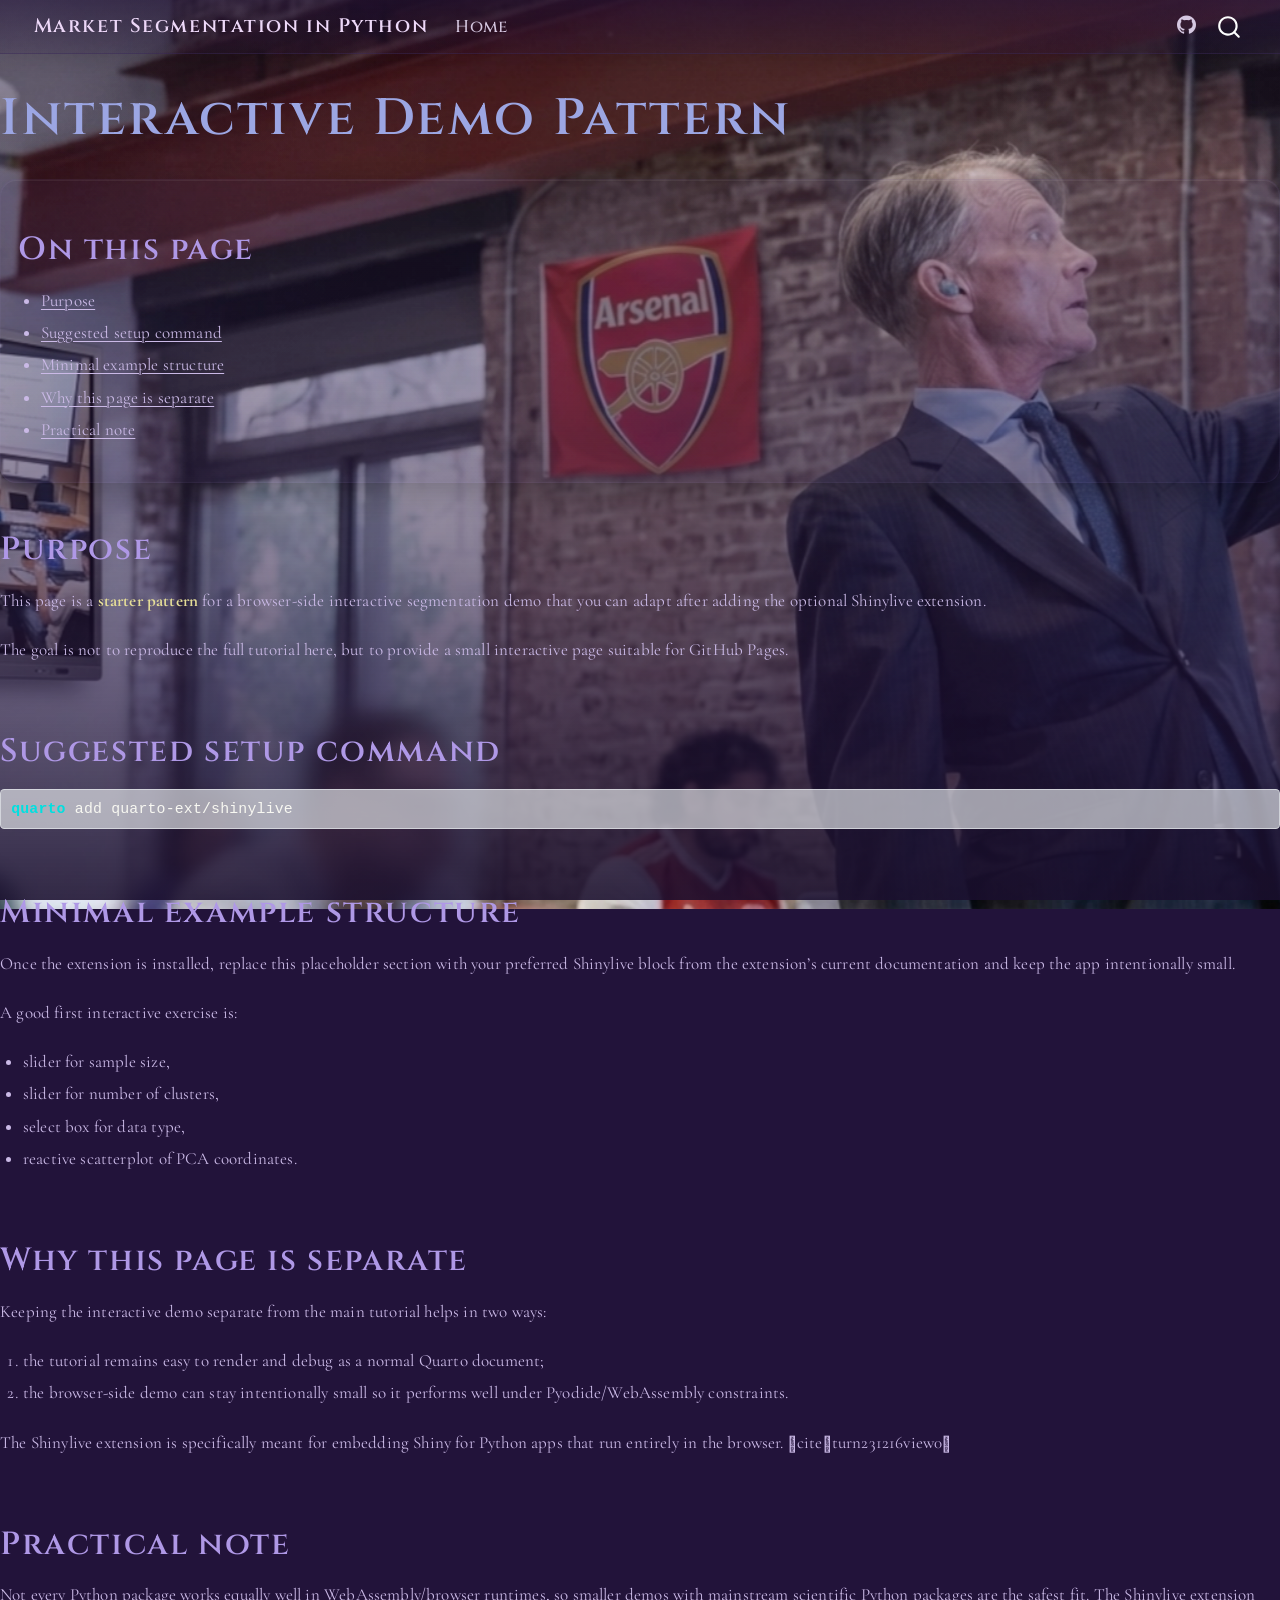
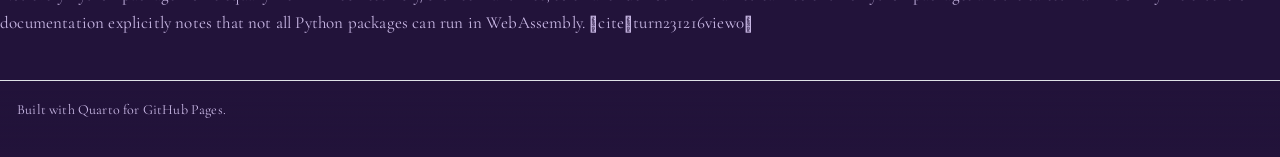
<file: docs/shinylive_demo.html>
<!DOCTYPE html>
<html xmlns="http://www.w3.org/1999/xhtml" lang="en" xml:lang="en"><head>

<meta charset="utf-8">
<meta name="generator" content="quarto-1.8.24">

<meta name="viewport" content="width=device-width, initial-scale=1.0, user-scalable=yes">


<title>Interactive Demo Pattern – Market Segmentation in Python</title>
<style>
code{white-space: pre-wrap;}
span.smallcaps{font-variant: small-caps;}
div.columns{display: flex; gap: min(4vw, 1.5em);}
div.column{flex: auto; overflow-x: auto;}
div.hanging-indent{margin-left: 1.5em; text-indent: -1.5em;}
ul.task-list{list-style: none;}
ul.task-list li input[type="checkbox"] {
  width: 0.8em;
  margin: 0 0.8em 0.2em -1em; /* quarto-specific, see https://github.com/quarto-dev/quarto-cli/issues/4556 */ 
  vertical-align: middle;
}
/* CSS for syntax highlighting */
html { -webkit-text-size-adjust: 100%; }
pre > code.sourceCode { white-space: pre; position: relative; }
pre > code.sourceCode > span { display: inline-block; line-height: 1.25; }
pre > code.sourceCode > span:empty { height: 1.2em; }
.sourceCode { overflow: visible; }
code.sourceCode > span { color: inherit; text-decoration: inherit; }
div.sourceCode { margin: 1em 0; }
pre.sourceCode { margin: 0; }
@media screen {
div.sourceCode { overflow: auto; }
}
@media print {
pre > code.sourceCode { white-space: pre-wrap; }
pre > code.sourceCode > span { text-indent: -5em; padding-left: 5em; }
}
pre.numberSource code
  { counter-reset: source-line 0; }
pre.numberSource code > span
  { position: relative; left: -4em; counter-increment: source-line; }
pre.numberSource code > span > a:first-child::before
  { content: counter(source-line);
    position: relative; left: -1em; text-align: right; vertical-align: baseline;
    border: none; display: inline-block;
    -webkit-touch-callout: none; -webkit-user-select: none;
    -khtml-user-select: none; -moz-user-select: none;
    -ms-user-select: none; user-select: none;
    padding: 0 4px; width: 4em;
  }
pre.numberSource { margin-left: 3em;  padding-left: 4px; }
div.sourceCode
  {   }
@media screen {
pre > code.sourceCode > span > a:first-child::before { text-decoration: underline; }
}
</style>


<script src="site_libs/quarto-nav/quarto-nav.js"></script>
<script src="site_libs/quarto-nav/headroom.min.js"></script>
<script src="site_libs/clipboard/clipboard.min.js"></script>
<script src="site_libs/quarto-search/autocomplete.umd.js"></script>
<script src="site_libs/quarto-search/fuse.min.js"></script>
<script src="site_libs/quarto-search/quarto-search.js"></script>
<meta name="quarto:offset" content="./">
<script src="site_libs/quarto-html/quarto.js" type="module"></script>
<script src="site_libs/quarto-html/tabsets/tabsets.js" type="module"></script>
<script src="site_libs/quarto-html/axe/axe-check.js" type="module"></script>
<script src="site_libs/quarto-html/popper.min.js"></script>
<script src="site_libs/quarto-html/tippy.umd.min.js"></script>
<script src="site_libs/quarto-html/anchor.min.js"></script>
<link href="site_libs/quarto-html/tippy.css" rel="stylesheet">
<link href="site_libs/quarto-html/quarto-syntax-highlighting-dark-b651517ce65839d647a86e2780455cfb.css" rel="stylesheet" id="quarto-text-highlighting-styles">
<script src="site_libs/bootstrap/bootstrap.min.js"></script>
<link href="site_libs/bootstrap/bootstrap-icons.css" rel="stylesheet">
<link href="site_libs/bootstrap/bootstrap-5cd6d63116d20d0d1ed79e67f839ee23.min.css" rel="stylesheet" append-hash="true" id="quarto-bootstrap" data-mode="dark">
<script id="quarto-search-options" type="application/json">{
  "location": "navbar",
  "copy-button": false,
  "collapse-after": 3,
  "panel-placement": "end",
  "type": "overlay",
  "limit": 50,
  "keyboard-shortcut": [
    "f",
    "/",
    "s"
  ],
  "show-item-context": false,
  "language": {
    "search-no-results-text": "No results",
    "search-matching-documents-text": "matching documents",
    "search-copy-link-title": "Copy link to search",
    "search-hide-matches-text": "Hide additional matches",
    "search-more-match-text": "more match in this document",
    "search-more-matches-text": "more matches in this document",
    "search-clear-button-title": "Clear",
    "search-text-placeholder": "",
    "search-detached-cancel-button-title": "Cancel",
    "search-submit-button-title": "Submit",
    "search-label": "Search"
  }
}</script>


</head>

<body class="nav-sidebar nav-fixed quarto-light">

<div id="quarto-search-results"></div>
  <header id="quarto-header" class="headroom fixed-top">
    <nav class="navbar navbar-expand-lg " data-bs-theme="dark">
      <div class="navbar-container container-fluid">
      <div class="navbar-brand-container mx-auto">
    <a href="./index.html" class="navbar-brand navbar-brand-logo">
    </a>
    <a class="navbar-brand" href="./index.html">
    <span class="navbar-title">Market Segmentation in Python</span>
    </a>
  </div>
            <div id="quarto-search" class="" title="Search"></div>
          <button class="navbar-toggler" type="button" data-bs-toggle="collapse" data-bs-target="#navbarCollapse" aria-controls="navbarCollapse" role="menu" aria-expanded="false" aria-label="Toggle navigation" onclick="if (window.quartoToggleHeadroom) { window.quartoToggleHeadroom(); }">
  <span class="navbar-toggler-icon"></span>
</button>
          <div class="collapse navbar-collapse" id="navbarCollapse">
            <ul class="navbar-nav navbar-nav-scroll me-auto">
  <li class="nav-item">
    <a class="nav-link" href="./index.html"> 
<span class="menu-text">Home</span></a>
  </li>  
</ul>
            <ul class="navbar-nav navbar-nav-scroll ms-auto">
  <li class="nav-item compact">
    <a class="nav-link" href="https://github.com/robertwwalker/MSegment"> <i class="bi bi-github" role="img">
</i> 
<span class="menu-text"></span></a>
  </li>  
</ul>
          </div> <!-- /navcollapse -->
            <div class="quarto-navbar-tools">
</div>
      </div> <!-- /container-fluid -->
    </nav>
</header>
<!-- content -->
<div id="quarto-content" class="quarto-container page-layout-custom page-navbar">
<!-- sidebar -->
<!-- margin-sidebar -->
<!-- main -->

<header id="title-block-header" class="quarto-title-block default">
<div class="quarto-title">
<h1 class="title">Interactive Demo Pattern</h1>
</div>



<div class="quarto-title-meta">

    
  
    
  </div>
  


</header>

<nav id="TOC" role="doc-toc">
    <h2 id="toc-title">On this page</h2>
   
  <ul>
  <li><a href="#purpose" id="toc-purpose">Purpose</a></li>
  <li><a href="#suggested-setup-command" id="toc-suggested-setup-command">Suggested setup command</a></li>
  <li><a href="#minimal-example-structure" id="toc-minimal-example-structure">Minimal example structure</a></li>
  <li><a href="#why-this-page-is-separate" id="toc-why-this-page-is-separate">Why this page is separate</a></li>
  <li><a href="#practical-note" id="toc-practical-note">Practical note</a></li>
  </ul>
</nav>
<section id="purpose" class="level2">
<h2 data-anchor-id="purpose">Purpose</h2>
<p>This page is a <strong>starter pattern</strong> for a browser-side interactive segmentation demo that you can adapt after adding the optional Shinylive extension.</p>
<p>The goal is not to reproduce the full tutorial here, but to provide a small interactive page suitable for GitHub Pages.</p>
</section>
<section id="suggested-setup-command" class="level2">
<h2 data-anchor-id="suggested-setup-command">Suggested setup command</h2>
<div class="code-copy-outer-scaffold"><div class="sourceCode" id="cb1"><pre class="sourceCode bash code-with-copy"><code class="sourceCode bash"><span id="cb1-1"><a href="#cb1-1" aria-hidden="true" tabindex="-1"></a><span class="ex">quarto</span> add quarto-ext/shinylive</span></code></pre></div><button title="Copy to Clipboard" class="code-copy-button"><i class="bi"></i></button></div>
</section>
<section id="minimal-example-structure" class="level2">
<h2 data-anchor-id="minimal-example-structure">Minimal example structure</h2>
<p>Once the extension is installed, replace this placeholder section with your preferred Shinylive block from the extension’s current documentation and keep the app intentionally small.</p>
<p>A good first interactive exercise is:</p>
<ul>
<li>slider for sample size,</li>
<li>slider for number of clusters,</li>
<li>select box for data type,</li>
<li>reactive scatterplot of PCA coordinates.</li>
</ul>
</section>
<section id="why-this-page-is-separate" class="level2">
<h2 data-anchor-id="why-this-page-is-separate">Why this page is separate</h2>
<p>Keeping the interactive demo separate from the main tutorial helps in two ways:</p>
<ol type="1">
<li>the tutorial remains easy to render and debug as a normal Quarto document;</li>
<li>the browser-side demo can stay intentionally small so it performs well under Pyodide/WebAssembly constraints.</li>
</ol>
<p>The Shinylive extension is specifically meant for embedding Shiny for Python apps that run entirely in the browser. citeturn231216view0</p>
</section>
<section id="practical-note" class="level2">
<h2 data-anchor-id="practical-note">Practical note</h2>
<p>Not every Python package works equally well in WebAssembly/browser runtimes, so smaller demos with mainstream scientific Python packages are the safest fit. The Shinylive extension documentation explicitly notes that not all Python packages can run in WebAssembly. citeturn231216view0</p>


</section>


<script id="quarto-html-after-body" type="application/javascript">
  window.document.addEventListener("DOMContentLoaded", function (event) {
    const icon = "";
    const anchorJS = new window.AnchorJS();
    anchorJS.options = {
      placement: 'right',
      icon: icon
    };
    anchorJS.add('.anchored');
    const isCodeAnnotation = (el) => {
      for (const clz of el.classList) {
        if (clz.startsWith('code-annotation-')) {                     
          return true;
        }
      }
      return false;
    }
    const onCopySuccess = function(e) {
      // button target
      const button = e.trigger;
      // don't keep focus
      button.blur();
      // flash "checked"
      button.classList.add('code-copy-button-checked');
      var currentTitle = button.getAttribute("title");
      button.setAttribute("title", "Copied!");
      let tooltip;
      if (window.bootstrap) {
        button.setAttribute("data-bs-toggle", "tooltip");
        button.setAttribute("data-bs-placement", "left");
        button.setAttribute("data-bs-title", "Copied!");
        tooltip = new bootstrap.Tooltip(button, 
          { trigger: "manual", 
            customClass: "code-copy-button-tooltip",
            offset: [0, -8]});
        tooltip.show();    
      }
      setTimeout(function() {
        if (tooltip) {
          tooltip.hide();
          button.removeAttribute("data-bs-title");
          button.removeAttribute("data-bs-toggle");
          button.removeAttribute("data-bs-placement");
        }
        button.setAttribute("title", currentTitle);
        button.classList.remove('code-copy-button-checked');
      }, 1000);
      // clear code selection
      e.clearSelection();
    }
    const getTextToCopy = function(trigger) {
      const outerScaffold = trigger.parentElement.cloneNode(true);
      const codeEl = outerScaffold.querySelector('code');
      for (const childEl of codeEl.children) {
        if (isCodeAnnotation(childEl)) {
          childEl.remove();
        }
      }
      return codeEl.innerText;
    }
    const clipboard = new window.ClipboardJS('.code-copy-button:not([data-in-quarto-modal])', {
      text: getTextToCopy
    });
    clipboard.on('success', onCopySuccess);
    if (window.document.getElementById('quarto-embedded-source-code-modal')) {
      const clipboardModal = new window.ClipboardJS('.code-copy-button[data-in-quarto-modal]', {
        text: getTextToCopy,
        container: window.document.getElementById('quarto-embedded-source-code-modal')
      });
      clipboardModal.on('success', onCopySuccess);
    }
      var localhostRegex = new RegExp(/^(?:http|https):\/\/localhost\:?[0-9]*\//);
      var mailtoRegex = new RegExp(/^mailto:/);
        var filterRegex = new RegExp("https:\/\/robertwwalker\.github\.io\/MSegment\/");
      var isInternal = (href) => {
          return filterRegex.test(href) || localhostRegex.test(href) || mailtoRegex.test(href);
      }
      // Inspect non-navigation links and adorn them if external
     var links = window.document.querySelectorAll('a[href]:not(.nav-link):not(.navbar-brand):not(.toc-action):not(.sidebar-link):not(.sidebar-item-toggle):not(.pagination-link):not(.no-external):not([aria-hidden]):not(.dropdown-item):not(.quarto-navigation-tool):not(.about-link)');
      for (var i=0; i<links.length; i++) {
        const link = links[i];
        if (!isInternal(link.href)) {
          // undo the damage that might have been done by quarto-nav.js in the case of
          // links that we want to consider external
          if (link.dataset.originalHref !== undefined) {
            link.href = link.dataset.originalHref;
          }
        }
      }
    function tippyHover(el, contentFn, onTriggerFn, onUntriggerFn) {
      const config = {
        allowHTML: true,
        maxWidth: 500,
        delay: 100,
        arrow: false,
        appendTo: function(el) {
            return el.parentElement;
        },
        interactive: true,
        interactiveBorder: 10,
        theme: 'quarto',
        placement: 'bottom-start',
      };
      if (contentFn) {
        config.content = contentFn;
      }
      if (onTriggerFn) {
        config.onTrigger = onTriggerFn;
      }
      if (onUntriggerFn) {
        config.onUntrigger = onUntriggerFn;
      }
      window.tippy(el, config); 
    }
    const noterefs = window.document.querySelectorAll('a[role="doc-noteref"]');
    for (var i=0; i<noterefs.length; i++) {
      const ref = noterefs[i];
      tippyHover(ref, function() {
        // use id or data attribute instead here
        let href = ref.getAttribute('data-footnote-href') || ref.getAttribute('href');
        try { href = new URL(href).hash; } catch {}
        const id = href.replace(/^#\/?/, "");
        const note = window.document.getElementById(id);
        if (note) {
          return note.innerHTML;
        } else {
          return "";
        }
      });
    }
    const xrefs = window.document.querySelectorAll('a.quarto-xref');
    const processXRef = (id, note) => {
      // Strip column container classes
      const stripColumnClz = (el) => {
        el.classList.remove("page-full", "page-columns");
        if (el.children) {
          for (const child of el.children) {
            stripColumnClz(child);
          }
        }
      }
      stripColumnClz(note)
      if (id === null || id.startsWith('sec-')) {
        // Special case sections, only their first couple elements
        const container = document.createElement("div");
        if (note.children && note.children.length > 2) {
          container.appendChild(note.children[0].cloneNode(true));
          for (let i = 1; i < note.children.length; i++) {
            const child = note.children[i];
            if (child.tagName === "P" && child.innerText === "") {
              continue;
            } else {
              container.appendChild(child.cloneNode(true));
              break;
            }
          }
          if (window.Quarto?.typesetMath) {
            window.Quarto.typesetMath(container);
          }
          return container.innerHTML
        } else {
          if (window.Quarto?.typesetMath) {
            window.Quarto.typesetMath(note);
          }
          return note.innerHTML;
        }
      } else {
        // Remove any anchor links if they are present
        const anchorLink = note.querySelector('a.anchorjs-link');
        if (anchorLink) {
          anchorLink.remove();
        }
        if (window.Quarto?.typesetMath) {
          window.Quarto.typesetMath(note);
        }
        if (note.classList.contains("callout")) {
          return note.outerHTML;
        } else {
          return note.innerHTML;
        }
      }
    }
    for (var i=0; i<xrefs.length; i++) {
      const xref = xrefs[i];
      tippyHover(xref, undefined, function(instance) {
        instance.disable();
        let url = xref.getAttribute('href');
        let hash = undefined; 
        if (url.startsWith('#')) {
          hash = url;
        } else {
          try { hash = new URL(url).hash; } catch {}
        }
        if (hash) {
          const id = hash.replace(/^#\/?/, "");
          const note = window.document.getElementById(id);
          if (note !== null) {
            try {
              const html = processXRef(id, note.cloneNode(true));
              instance.setContent(html);
            } finally {
              instance.enable();
              instance.show();
            }
          } else {
            // See if we can fetch this
            fetch(url.split('#')[0])
            .then(res => res.text())
            .then(html => {
              const parser = new DOMParser();
              const htmlDoc = parser.parseFromString(html, "text/html");
              const note = htmlDoc.getElementById(id);
              if (note !== null) {
                const html = processXRef(id, note);
                instance.setContent(html);
              } 
            }).finally(() => {
              instance.enable();
              instance.show();
            });
          }
        } else {
          // See if we can fetch a full url (with no hash to target)
          // This is a special case and we should probably do some content thinning / targeting
          fetch(url)
          .then(res => res.text())
          .then(html => {
            const parser = new DOMParser();
            const htmlDoc = parser.parseFromString(html, "text/html");
            const note = htmlDoc.querySelector('main.content');
            if (note !== null) {
              // This should only happen for chapter cross references
              // (since there is no id in the URL)
              // remove the first header
              if (note.children.length > 0 && note.children[0].tagName === "HEADER") {
                note.children[0].remove();
              }
              const html = processXRef(null, note);
              instance.setContent(html);
            } 
          }).finally(() => {
            instance.enable();
            instance.show();
          });
        }
      }, function(instance) {
      });
    }
        let selectedAnnoteEl;
        const selectorForAnnotation = ( cell, annotation) => {
          let cellAttr = 'data-code-cell="' + cell + '"';
          let lineAttr = 'data-code-annotation="' +  annotation + '"';
          const selector = 'span[' + cellAttr + '][' + lineAttr + ']';
          return selector;
        }
        const selectCodeLines = (annoteEl) => {
          const doc = window.document;
          const targetCell = annoteEl.getAttribute("data-target-cell");
          const targetAnnotation = annoteEl.getAttribute("data-target-annotation");
          const annoteSpan = window.document.querySelector(selectorForAnnotation(targetCell, targetAnnotation));
          const lines = annoteSpan.getAttribute("data-code-lines").split(",");
          const lineIds = lines.map((line) => {
            return targetCell + "-" + line;
          })
          let top = null;
          let height = null;
          let parent = null;
          if (lineIds.length > 0) {
              //compute the position of the single el (top and bottom and make a div)
              const el = window.document.getElementById(lineIds[0]);
              top = el.offsetTop;
              height = el.offsetHeight;
              parent = el.parentElement.parentElement;
            if (lineIds.length > 1) {
              const lastEl = window.document.getElementById(lineIds[lineIds.length - 1]);
              const bottom = lastEl.offsetTop + lastEl.offsetHeight;
              height = bottom - top;
            }
            if (top !== null && height !== null && parent !== null) {
              // cook up a div (if necessary) and position it 
              let div = window.document.getElementById("code-annotation-line-highlight");
              if (div === null) {
                div = window.document.createElement("div");
                div.setAttribute("id", "code-annotation-line-highlight");
                div.style.position = 'absolute';
                parent.appendChild(div);
              }
              div.style.top = top - 2 + "px";
              div.style.height = height + 4 + "px";
              div.style.left = 0;
              let gutterDiv = window.document.getElementById("code-annotation-line-highlight-gutter");
              if (gutterDiv === null) {
                gutterDiv = window.document.createElement("div");
                gutterDiv.setAttribute("id", "code-annotation-line-highlight-gutter");
                gutterDiv.style.position = 'absolute';
                const codeCell = window.document.getElementById(targetCell);
                const gutter = codeCell.querySelector('.code-annotation-gutter');
                gutter.appendChild(gutterDiv);
              }
              gutterDiv.style.top = top - 2 + "px";
              gutterDiv.style.height = height + 4 + "px";
            }
            selectedAnnoteEl = annoteEl;
          }
        };
        const unselectCodeLines = () => {
          const elementsIds = ["code-annotation-line-highlight", "code-annotation-line-highlight-gutter"];
          elementsIds.forEach((elId) => {
            const div = window.document.getElementById(elId);
            if (div) {
              div.remove();
            }
          });
          selectedAnnoteEl = undefined;
        };
          // Handle positioning of the toggle
      window.addEventListener(
        "resize",
        throttle(() => {
          elRect = undefined;
          if (selectedAnnoteEl) {
            selectCodeLines(selectedAnnoteEl);
          }
        }, 10)
      );
      function throttle(fn, ms) {
      let throttle = false;
      let timer;
        return (...args) => {
          if(!throttle) { // first call gets through
              fn.apply(this, args);
              throttle = true;
          } else { // all the others get throttled
              if(timer) clearTimeout(timer); // cancel #2
              timer = setTimeout(() => {
                fn.apply(this, args);
                timer = throttle = false;
              }, ms);
          }
        };
      }
        // Attach click handler to the DT
        const annoteDls = window.document.querySelectorAll('dt[data-target-cell]');
        for (const annoteDlNode of annoteDls) {
          annoteDlNode.addEventListener('click', (event) => {
            const clickedEl = event.target;
            if (clickedEl !== selectedAnnoteEl) {
              unselectCodeLines();
              const activeEl = window.document.querySelector('dt[data-target-cell].code-annotation-active');
              if (activeEl) {
                activeEl.classList.remove('code-annotation-active');
              }
              selectCodeLines(clickedEl);
              clickedEl.classList.add('code-annotation-active');
            } else {
              // Unselect the line
              unselectCodeLines();
              clickedEl.classList.remove('code-annotation-active');
            }
          });
        }
    const findCites = (el) => {
      const parentEl = el.parentElement;
      if (parentEl) {
        const cites = parentEl.dataset.cites;
        if (cites) {
          return {
            el,
            cites: cites.split(' ')
          };
        } else {
          return findCites(el.parentElement)
        }
      } else {
        return undefined;
      }
    };
    var bibliorefs = window.document.querySelectorAll('a[role="doc-biblioref"]');
    for (var i=0; i<bibliorefs.length; i++) {
      const ref = bibliorefs[i];
      const citeInfo = findCites(ref);
      if (citeInfo) {
        tippyHover(citeInfo.el, function() {
          var popup = window.document.createElement('div');
          citeInfo.cites.forEach(function(cite) {
            var citeDiv = window.document.createElement('div');
            citeDiv.classList.add('hanging-indent');
            citeDiv.classList.add('csl-entry');
            var biblioDiv = window.document.getElementById('ref-' + cite);
            if (biblioDiv) {
              citeDiv.innerHTML = biblioDiv.innerHTML;
            }
            popup.appendChild(citeDiv);
          });
          return popup.innerHTML;
        });
      }
    }
  });
  </script>
</div> <!-- /content -->
<footer class="footer">
  <div class="nav-footer">
    <div class="nav-footer-left">
<p>Built with Quarto for GitHub Pages.</p>
</div>   
    <div class="nav-footer-center">
      &nbsp;
    </div>
    <div class="nav-footer-right">
      &nbsp;
    </div>
  </div>
</footer>




</body></html>
</file>
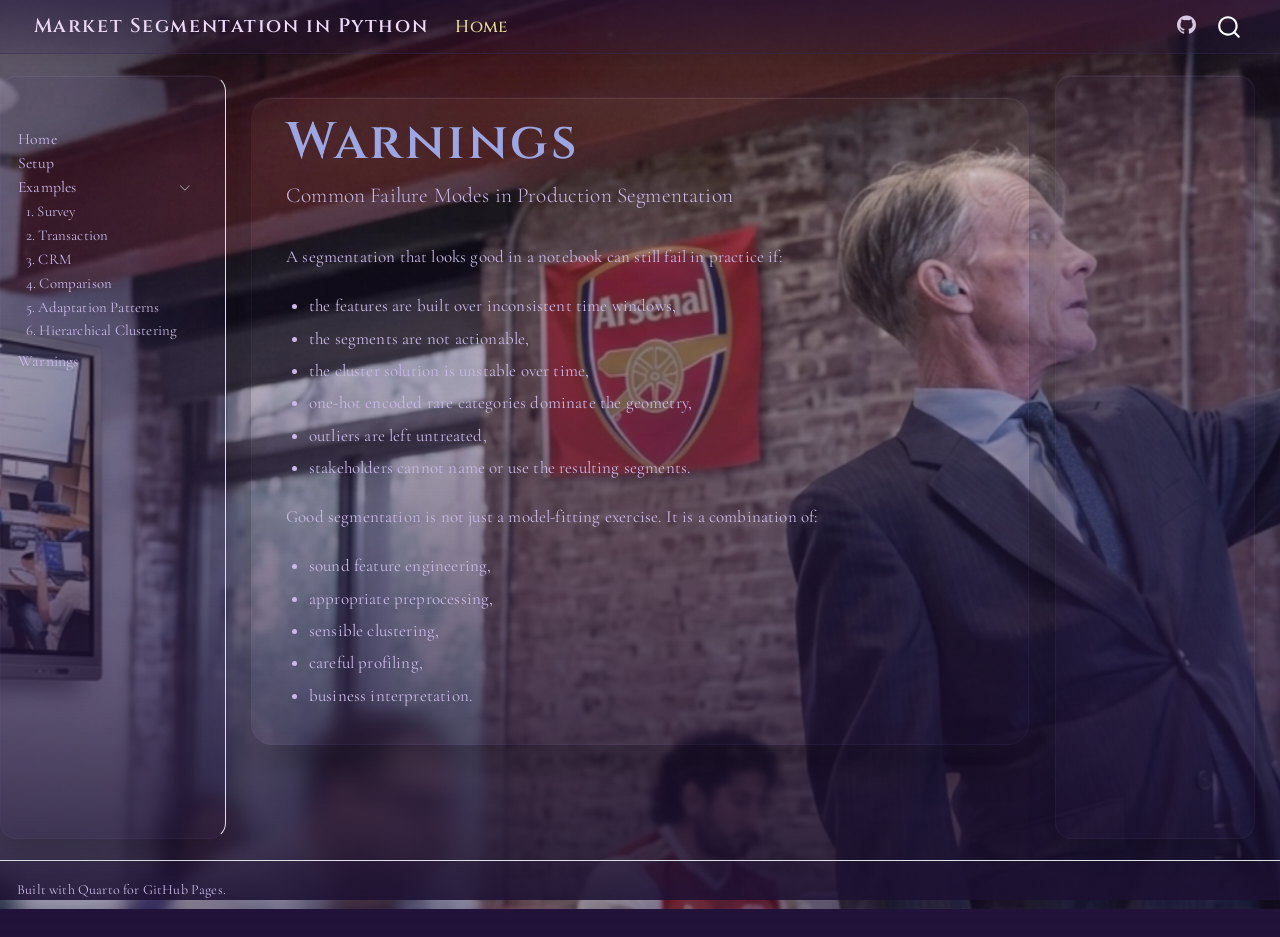
<file: docs/warnings.html>
<!DOCTYPE html>
<html xmlns="http://www.w3.org/1999/xhtml" lang="en" xml:lang="en"><head>

<meta charset="utf-8">
<meta name="generator" content="quarto-1.8.24">

<meta name="viewport" content="width=device-width, initial-scale=1.0, user-scalable=yes">


<title>Warnings – Market Segmentation in Python</title>
<style>
code{white-space: pre-wrap;}
span.smallcaps{font-variant: small-caps;}
div.columns{display: flex; gap: min(4vw, 1.5em);}
div.column{flex: auto; overflow-x: auto;}
div.hanging-indent{margin-left: 1.5em; text-indent: -1.5em;}
ul.task-list{list-style: none;}
ul.task-list li input[type="checkbox"] {
  width: 0.8em;
  margin: 0 0.8em 0.2em -1em; /* quarto-specific, see https://github.com/quarto-dev/quarto-cli/issues/4556 */ 
  vertical-align: middle;
}
</style>


<script src="site_libs/quarto-nav/quarto-nav.js"></script>
<script src="site_libs/quarto-nav/headroom.min.js"></script>
<script src="site_libs/clipboard/clipboard.min.js"></script>
<script src="site_libs/quarto-search/autocomplete.umd.js"></script>
<script src="site_libs/quarto-search/fuse.min.js"></script>
<script src="site_libs/quarto-search/quarto-search.js"></script>
<meta name="quarto:offset" content="./">
<script src="site_libs/quarto-html/quarto.js" type="module"></script>
<script src="site_libs/quarto-html/tabsets/tabsets.js" type="module"></script>
<script src="site_libs/quarto-html/axe/axe-check.js" type="module"></script>
<script src="site_libs/quarto-html/popper.min.js"></script>
<script src="site_libs/quarto-html/tippy.umd.min.js"></script>
<script src="site_libs/quarto-html/anchor.min.js"></script>
<link href="site_libs/quarto-html/tippy.css" rel="stylesheet">
<link href="site_libs/quarto-html/quarto-syntax-highlighting-dark-b651517ce65839d647a86e2780455cfb.css" rel="stylesheet" id="quarto-text-highlighting-styles">
<script src="site_libs/bootstrap/bootstrap.min.js"></script>
<link href="site_libs/bootstrap/bootstrap-icons.css" rel="stylesheet">
<link href="site_libs/bootstrap/bootstrap-5cd6d63116d20d0d1ed79e67f839ee23.min.css" rel="stylesheet" append-hash="true" id="quarto-bootstrap" data-mode="dark">
<script id="quarto-search-options" type="application/json">{
  "location": "navbar",
  "copy-button": false,
  "collapse-after": 3,
  "panel-placement": "end",
  "type": "overlay",
  "limit": 50,
  "keyboard-shortcut": [
    "f",
    "/",
    "s"
  ],
  "show-item-context": false,
  "language": {
    "search-no-results-text": "No results",
    "search-matching-documents-text": "matching documents",
    "search-copy-link-title": "Copy link to search",
    "search-hide-matches-text": "Hide additional matches",
    "search-more-match-text": "more match in this document",
    "search-more-matches-text": "more matches in this document",
    "search-clear-button-title": "Clear",
    "search-text-placeholder": "",
    "search-detached-cancel-button-title": "Cancel",
    "search-submit-button-title": "Submit",
    "search-label": "Search"
  }
}</script>


</head>

<body class="nav-sidebar docked nav-fixed quarto-light">

<div id="quarto-search-results"></div>
  <header id="quarto-header" class="headroom fixed-top">
    <nav class="navbar navbar-expand-lg " data-bs-theme="dark">
      <div class="navbar-container container-fluid">
      <div class="navbar-brand-container mx-auto">
    <a href="./index.html" class="navbar-brand navbar-brand-logo">
    </a>
    <a class="navbar-brand" href="./index.html">
    <span class="navbar-title">Market Segmentation in Python</span>
    </a>
  </div>
            <div id="quarto-search" class="" title="Search"></div>
          <button class="navbar-toggler" type="button" data-bs-toggle="collapse" data-bs-target="#navbarCollapse" aria-controls="navbarCollapse" role="menu" aria-expanded="false" aria-label="Toggle navigation" onclick="if (window.quartoToggleHeadroom) { window.quartoToggleHeadroom(); }">
  <span class="navbar-toggler-icon"></span>
</button>
          <div class="collapse navbar-collapse" id="navbarCollapse">
            <ul class="navbar-nav navbar-nav-scroll me-auto">
  <li class="nav-item">
    <a class="nav-link active" href="./index.html" aria-current="page"> 
<span class="menu-text">Home</span></a>
  </li>  
</ul>
            <ul class="navbar-nav navbar-nav-scroll ms-auto">
  <li class="nav-item compact">
    <a class="nav-link" href="https://github.com/robertwwalker/MSegment"> <i class="bi bi-github" role="img">
</i> 
<span class="menu-text"></span></a>
  </li>  
</ul>
          </div> <!-- /navcollapse -->
            <div class="quarto-navbar-tools">
</div>
      </div> <!-- /container-fluid -->
    </nav>
  <nav class="quarto-secondary-nav">
    <div class="container-fluid d-flex">
      <button type="button" class="quarto-btn-toggle btn" data-bs-toggle="collapse" role="button" data-bs-target=".quarto-sidebar-collapse-item" aria-controls="quarto-sidebar" aria-expanded="false" aria-label="Toggle sidebar navigation" onclick="if (window.quartoToggleHeadroom) { window.quartoToggleHeadroom(); }">
        <i class="bi bi-layout-text-sidebar-reverse"></i>
      </button>
        <nav class="quarto-page-breadcrumbs" aria-label="breadcrumb"><ol class="breadcrumb"><li class="breadcrumb-item"><a href="./warnings.html">Warnings</a></li></ol></nav>
        <a class="flex-grow-1" role="navigation" data-bs-toggle="collapse" data-bs-target=".quarto-sidebar-collapse-item" aria-controls="quarto-sidebar" aria-expanded="false" aria-label="Toggle sidebar navigation" onclick="if (window.quartoToggleHeadroom) { window.quartoToggleHeadroom(); }">      
        </a>
    </div>
  </nav>
</header>
<!-- content -->
<div id="quarto-content" class="quarto-container page-columns page-rows-contents page-layout-article page-navbar">
<!-- sidebar -->
  <nav id="quarto-sidebar" class="sidebar collapse collapse-horizontal quarto-sidebar-collapse-item sidebar-navigation docked overflow-auto">
    <div class="pt-lg-2 mt-2 text-left sidebar-header">
      <a href="./index.html" class="sidebar-logo-link">
      </a>
      </div>
    <div class="sidebar-menu-container"> 
    <ul class="list-unstyled mt-1">
        <li class="sidebar-item">
  <div class="sidebar-item-container"> 
  <a href="./index.html" class="sidebar-item-text sidebar-link">
 <span class="menu-text">Home</span></a>
  </div>
</li>
        <li class="sidebar-item">
  <div class="sidebar-item-container"> 
  <a href="./setup.html" class="sidebar-item-text sidebar-link">
 <span class="menu-text">Setup</span></a>
  </div>
</li>
        <li class="sidebar-item sidebar-item-section">
      <div class="sidebar-item-container"> 
            <a class="sidebar-item-text sidebar-link text-start" data-bs-toggle="collapse" data-bs-target="#quarto-sidebar-section-1" role="navigation" aria-expanded="true">
 <span class="menu-text">Examples</span></a>
          <a class="sidebar-item-toggle text-start" data-bs-toggle="collapse" data-bs-target="#quarto-sidebar-section-1" role="navigation" aria-expanded="true" aria-label="Toggle section">
            <i class="bi bi-chevron-right ms-2"></i>
          </a> 
      </div>
      <ul id="quarto-sidebar-section-1" class="collapse list-unstyled sidebar-section depth1 show">  
          <li class="sidebar-item">
  <div class="sidebar-item-container"> 
  <a href="./survey.html" class="sidebar-item-text sidebar-link">
 <span class="menu-text">1. Survey</span></a>
  </div>
</li>
          <li class="sidebar-item">
  <div class="sidebar-item-container"> 
  <a href="./transaction.html" class="sidebar-item-text sidebar-link">
 <span class="menu-text">2. Transaction</span></a>
  </div>
</li>
          <li class="sidebar-item">
  <div class="sidebar-item-container"> 
  <a href="./crm.html" class="sidebar-item-text sidebar-link">
 <span class="menu-text">3. CRM</span></a>
  </div>
</li>
          <li class="sidebar-item">
  <div class="sidebar-item-container"> 
  <a href="./comparison.html" class="sidebar-item-text sidebar-link">
 <span class="menu-text">4. Comparison</span></a>
  </div>
</li>
          <li class="sidebar-item">
  <div class="sidebar-item-container"> 
  <a href="./adaptation.html" class="sidebar-item-text sidebar-link">
 <span class="menu-text">5. Adaptation Patterns</span></a>
  </div>
</li>
          <li class="sidebar-item">
  <div class="sidebar-item-container"> 
  <a href="./hierarchical.html" class="sidebar-item-text sidebar-link">
 <span class="menu-text">6. Hierarchical Clustering</span></a>
  </div>
</li>
      </ul>
  </li>
        <li class="sidebar-item">
  <div class="sidebar-item-container"> 
  <a href="./warnings.html" class="sidebar-item-text sidebar-link active">
 <span class="menu-text">Warnings</span></a>
  </div>
</li>
    </ul>
    </div>
</nav>
<div id="quarto-sidebar-glass" class="quarto-sidebar-collapse-item" data-bs-toggle="collapse" data-bs-target=".quarto-sidebar-collapse-item"></div>
<!-- margin-sidebar -->
    <div id="quarto-margin-sidebar" class="sidebar margin-sidebar zindex-bottom">
        
    </div>
<!-- main -->
<main class="content" id="quarto-document-content">

<header id="title-block-header" class="quarto-title-block default">
<div class="quarto-title">
<h1 class="title">Warnings</h1>
<p class="subtitle lead">Common Failure Modes in Production Segmentation</p>
</div>



<div class="quarto-title-meta">

    
  
    
  </div>
  


</header>


<p>A segmentation that looks good in a notebook can still fail in practice if:</p>
<ul>
<li>the features are built over inconsistent time windows,</li>
<li>the segments are not actionable,</li>
<li>the cluster solution is unstable over time,</li>
<li>one-hot encoded rare categories dominate the geometry,</li>
<li>outliers are left untreated,</li>
<li>stakeholders cannot name or use the resulting segments.</li>
</ul>
<p>Good segmentation is not just a model-fitting exercise. It is a combination of:</p>
<ul>
<li>sound feature engineering,</li>
<li>appropriate preprocessing,</li>
<li>sensible clustering,</li>
<li>careful profiling,</li>
<li>business interpretation.</li>
</ul>



</main> <!-- /main -->
<script id="quarto-html-after-body" type="application/javascript">
  window.document.addEventListener("DOMContentLoaded", function (event) {
    const icon = "";
    const anchorJS = new window.AnchorJS();
    anchorJS.options = {
      placement: 'right',
      icon: icon
    };
    anchorJS.add('.anchored');
    const isCodeAnnotation = (el) => {
      for (const clz of el.classList) {
        if (clz.startsWith('code-annotation-')) {                     
          return true;
        }
      }
      return false;
    }
    const onCopySuccess = function(e) {
      // button target
      const button = e.trigger;
      // don't keep focus
      button.blur();
      // flash "checked"
      button.classList.add('code-copy-button-checked');
      var currentTitle = button.getAttribute("title");
      button.setAttribute("title", "Copied!");
      let tooltip;
      if (window.bootstrap) {
        button.setAttribute("data-bs-toggle", "tooltip");
        button.setAttribute("data-bs-placement", "left");
        button.setAttribute("data-bs-title", "Copied!");
        tooltip = new bootstrap.Tooltip(button, 
          { trigger: "manual", 
            customClass: "code-copy-button-tooltip",
            offset: [0, -8]});
        tooltip.show();    
      }
      setTimeout(function() {
        if (tooltip) {
          tooltip.hide();
          button.removeAttribute("data-bs-title");
          button.removeAttribute("data-bs-toggle");
          button.removeAttribute("data-bs-placement");
        }
        button.setAttribute("title", currentTitle);
        button.classList.remove('code-copy-button-checked');
      }, 1000);
      // clear code selection
      e.clearSelection();
    }
    const getTextToCopy = function(trigger) {
      const outerScaffold = trigger.parentElement.cloneNode(true);
      const codeEl = outerScaffold.querySelector('code');
      for (const childEl of codeEl.children) {
        if (isCodeAnnotation(childEl)) {
          childEl.remove();
        }
      }
      return codeEl.innerText;
    }
    const clipboard = new window.ClipboardJS('.code-copy-button:not([data-in-quarto-modal])', {
      text: getTextToCopy
    });
    clipboard.on('success', onCopySuccess);
    if (window.document.getElementById('quarto-embedded-source-code-modal')) {
      const clipboardModal = new window.ClipboardJS('.code-copy-button[data-in-quarto-modal]', {
        text: getTextToCopy,
        container: window.document.getElementById('quarto-embedded-source-code-modal')
      });
      clipboardModal.on('success', onCopySuccess);
    }
      var localhostRegex = new RegExp(/^(?:http|https):\/\/localhost\:?[0-9]*\//);
      var mailtoRegex = new RegExp(/^mailto:/);
        var filterRegex = new RegExp("https:\/\/robertwwalker\.github\.io\/MSegment\/");
      var isInternal = (href) => {
          return filterRegex.test(href) || localhostRegex.test(href) || mailtoRegex.test(href);
      }
      // Inspect non-navigation links and adorn them if external
     var links = window.document.querySelectorAll('a[href]:not(.nav-link):not(.navbar-brand):not(.toc-action):not(.sidebar-link):not(.sidebar-item-toggle):not(.pagination-link):not(.no-external):not([aria-hidden]):not(.dropdown-item):not(.quarto-navigation-tool):not(.about-link)');
      for (var i=0; i<links.length; i++) {
        const link = links[i];
        if (!isInternal(link.href)) {
          // undo the damage that might have been done by quarto-nav.js in the case of
          // links that we want to consider external
          if (link.dataset.originalHref !== undefined) {
            link.href = link.dataset.originalHref;
          }
        }
      }
    function tippyHover(el, contentFn, onTriggerFn, onUntriggerFn) {
      const config = {
        allowHTML: true,
        maxWidth: 500,
        delay: 100,
        arrow: false,
        appendTo: function(el) {
            return el.parentElement;
        },
        interactive: true,
        interactiveBorder: 10,
        theme: 'quarto',
        placement: 'bottom-start',
      };
      if (contentFn) {
        config.content = contentFn;
      }
      if (onTriggerFn) {
        config.onTrigger = onTriggerFn;
      }
      if (onUntriggerFn) {
        config.onUntrigger = onUntriggerFn;
      }
      window.tippy(el, config); 
    }
    const noterefs = window.document.querySelectorAll('a[role="doc-noteref"]');
    for (var i=0; i<noterefs.length; i++) {
      const ref = noterefs[i];
      tippyHover(ref, function() {
        // use id or data attribute instead here
        let href = ref.getAttribute('data-footnote-href') || ref.getAttribute('href');
        try { href = new URL(href).hash; } catch {}
        const id = href.replace(/^#\/?/, "");
        const note = window.document.getElementById(id);
        if (note) {
          return note.innerHTML;
        } else {
          return "";
        }
      });
    }
    const xrefs = window.document.querySelectorAll('a.quarto-xref');
    const processXRef = (id, note) => {
      // Strip column container classes
      const stripColumnClz = (el) => {
        el.classList.remove("page-full", "page-columns");
        if (el.children) {
          for (const child of el.children) {
            stripColumnClz(child);
          }
        }
      }
      stripColumnClz(note)
      if (id === null || id.startsWith('sec-')) {
        // Special case sections, only their first couple elements
        const container = document.createElement("div");
        if (note.children && note.children.length > 2) {
          container.appendChild(note.children[0].cloneNode(true));
          for (let i = 1; i < note.children.length; i++) {
            const child = note.children[i];
            if (child.tagName === "P" && child.innerText === "") {
              continue;
            } else {
              container.appendChild(child.cloneNode(true));
              break;
            }
          }
          if (window.Quarto?.typesetMath) {
            window.Quarto.typesetMath(container);
          }
          return container.innerHTML
        } else {
          if (window.Quarto?.typesetMath) {
            window.Quarto.typesetMath(note);
          }
          return note.innerHTML;
        }
      } else {
        // Remove any anchor links if they are present
        const anchorLink = note.querySelector('a.anchorjs-link');
        if (anchorLink) {
          anchorLink.remove();
        }
        if (window.Quarto?.typesetMath) {
          window.Quarto.typesetMath(note);
        }
        if (note.classList.contains("callout")) {
          return note.outerHTML;
        } else {
          return note.innerHTML;
        }
      }
    }
    for (var i=0; i<xrefs.length; i++) {
      const xref = xrefs[i];
      tippyHover(xref, undefined, function(instance) {
        instance.disable();
        let url = xref.getAttribute('href');
        let hash = undefined; 
        if (url.startsWith('#')) {
          hash = url;
        } else {
          try { hash = new URL(url).hash; } catch {}
        }
        if (hash) {
          const id = hash.replace(/^#\/?/, "");
          const note = window.document.getElementById(id);
          if (note !== null) {
            try {
              const html = processXRef(id, note.cloneNode(true));
              instance.setContent(html);
            } finally {
              instance.enable();
              instance.show();
            }
          } else {
            // See if we can fetch this
            fetch(url.split('#')[0])
            .then(res => res.text())
            .then(html => {
              const parser = new DOMParser();
              const htmlDoc = parser.parseFromString(html, "text/html");
              const note = htmlDoc.getElementById(id);
              if (note !== null) {
                const html = processXRef(id, note);
                instance.setContent(html);
              } 
            }).finally(() => {
              instance.enable();
              instance.show();
            });
          }
        } else {
          // See if we can fetch a full url (with no hash to target)
          // This is a special case and we should probably do some content thinning / targeting
          fetch(url)
          .then(res => res.text())
          .then(html => {
            const parser = new DOMParser();
            const htmlDoc = parser.parseFromString(html, "text/html");
            const note = htmlDoc.querySelector('main.content');
            if (note !== null) {
              // This should only happen for chapter cross references
              // (since there is no id in the URL)
              // remove the first header
              if (note.children.length > 0 && note.children[0].tagName === "HEADER") {
                note.children[0].remove();
              }
              const html = processXRef(null, note);
              instance.setContent(html);
            } 
          }).finally(() => {
            instance.enable();
            instance.show();
          });
        }
      }, function(instance) {
      });
    }
        let selectedAnnoteEl;
        const selectorForAnnotation = ( cell, annotation) => {
          let cellAttr = 'data-code-cell="' + cell + '"';
          let lineAttr = 'data-code-annotation="' +  annotation + '"';
          const selector = 'span[' + cellAttr + '][' + lineAttr + ']';
          return selector;
        }
        const selectCodeLines = (annoteEl) => {
          const doc = window.document;
          const targetCell = annoteEl.getAttribute("data-target-cell");
          const targetAnnotation = annoteEl.getAttribute("data-target-annotation");
          const annoteSpan = window.document.querySelector(selectorForAnnotation(targetCell, targetAnnotation));
          const lines = annoteSpan.getAttribute("data-code-lines").split(",");
          const lineIds = lines.map((line) => {
            return targetCell + "-" + line;
          })
          let top = null;
          let height = null;
          let parent = null;
          if (lineIds.length > 0) {
              //compute the position of the single el (top and bottom and make a div)
              const el = window.document.getElementById(lineIds[0]);
              top = el.offsetTop;
              height = el.offsetHeight;
              parent = el.parentElement.parentElement;
            if (lineIds.length > 1) {
              const lastEl = window.document.getElementById(lineIds[lineIds.length - 1]);
              const bottom = lastEl.offsetTop + lastEl.offsetHeight;
              height = bottom - top;
            }
            if (top !== null && height !== null && parent !== null) {
              // cook up a div (if necessary) and position it 
              let div = window.document.getElementById("code-annotation-line-highlight");
              if (div === null) {
                div = window.document.createElement("div");
                div.setAttribute("id", "code-annotation-line-highlight");
                div.style.position = 'absolute';
                parent.appendChild(div);
              }
              div.style.top = top - 2 + "px";
              div.style.height = height + 4 + "px";
              div.style.left = 0;
              let gutterDiv = window.document.getElementById("code-annotation-line-highlight-gutter");
              if (gutterDiv === null) {
                gutterDiv = window.document.createElement("div");
                gutterDiv.setAttribute("id", "code-annotation-line-highlight-gutter");
                gutterDiv.style.position = 'absolute';
                const codeCell = window.document.getElementById(targetCell);
                const gutter = codeCell.querySelector('.code-annotation-gutter');
                gutter.appendChild(gutterDiv);
              }
              gutterDiv.style.top = top - 2 + "px";
              gutterDiv.style.height = height + 4 + "px";
            }
            selectedAnnoteEl = annoteEl;
          }
        };
        const unselectCodeLines = () => {
          const elementsIds = ["code-annotation-line-highlight", "code-annotation-line-highlight-gutter"];
          elementsIds.forEach((elId) => {
            const div = window.document.getElementById(elId);
            if (div) {
              div.remove();
            }
          });
          selectedAnnoteEl = undefined;
        };
          // Handle positioning of the toggle
      window.addEventListener(
        "resize",
        throttle(() => {
          elRect = undefined;
          if (selectedAnnoteEl) {
            selectCodeLines(selectedAnnoteEl);
          }
        }, 10)
      );
      function throttle(fn, ms) {
      let throttle = false;
      let timer;
        return (...args) => {
          if(!throttle) { // first call gets through
              fn.apply(this, args);
              throttle = true;
          } else { // all the others get throttled
              if(timer) clearTimeout(timer); // cancel #2
              timer = setTimeout(() => {
                fn.apply(this, args);
                timer = throttle = false;
              }, ms);
          }
        };
      }
        // Attach click handler to the DT
        const annoteDls = window.document.querySelectorAll('dt[data-target-cell]');
        for (const annoteDlNode of annoteDls) {
          annoteDlNode.addEventListener('click', (event) => {
            const clickedEl = event.target;
            if (clickedEl !== selectedAnnoteEl) {
              unselectCodeLines();
              const activeEl = window.document.querySelector('dt[data-target-cell].code-annotation-active');
              if (activeEl) {
                activeEl.classList.remove('code-annotation-active');
              }
              selectCodeLines(clickedEl);
              clickedEl.classList.add('code-annotation-active');
            } else {
              // Unselect the line
              unselectCodeLines();
              clickedEl.classList.remove('code-annotation-active');
            }
          });
        }
    const findCites = (el) => {
      const parentEl = el.parentElement;
      if (parentEl) {
        const cites = parentEl.dataset.cites;
        if (cites) {
          return {
            el,
            cites: cites.split(' ')
          };
        } else {
          return findCites(el.parentElement)
        }
      } else {
        return undefined;
      }
    };
    var bibliorefs = window.document.querySelectorAll('a[role="doc-biblioref"]');
    for (var i=0; i<bibliorefs.length; i++) {
      const ref = bibliorefs[i];
      const citeInfo = findCites(ref);
      if (citeInfo) {
        tippyHover(citeInfo.el, function() {
          var popup = window.document.createElement('div');
          citeInfo.cites.forEach(function(cite) {
            var citeDiv = window.document.createElement('div');
            citeDiv.classList.add('hanging-indent');
            citeDiv.classList.add('csl-entry');
            var biblioDiv = window.document.getElementById('ref-' + cite);
            if (biblioDiv) {
              citeDiv.innerHTML = biblioDiv.innerHTML;
            }
            popup.appendChild(citeDiv);
          });
          return popup.innerHTML;
        });
      }
    }
  });
  </script>
</div> <!-- /content -->
<footer class="footer">
  <div class="nav-footer">
    <div class="nav-footer-left">
<p>Built with Quarto for GitHub Pages.</p>
</div>   
    <div class="nav-footer-center">
      &nbsp;
    </div>
    <div class="nav-footer-right">
      &nbsp;
    </div>
  </div>
</footer>




</body></html>
</file>
<file: docs/site_libs/quarto-html/tippy.css>
.tippy-box[data-animation=fade][data-state=hidden]{opacity:0}[data-tippy-root]{max-width:calc(100vw - 10px)}.tippy-box{position:relative;background-color:#333;color:#fff;border-radius:4px;font-size:14px;line-height:1.4;white-space:normal;outline:0;transition-property:transform,visibility,opacity}.tippy-box[data-placement^=top]>.tippy-arrow{bottom:0}.tippy-box[data-placement^=top]>.tippy-arrow:before{bottom:-7px;left:0;border-width:8px 8px 0;border-top-color:initial;transform-origin:center top}.tippy-box[data-placement^=bottom]>.tippy-arrow{top:0}.tippy-box[data-placement^=bottom]>.tippy-arrow:before{top:-7px;left:0;border-width:0 8px 8px;border-bottom-color:initial;transform-origin:center bottom}.tippy-box[data-placement^=left]>.tippy-arrow{right:0}.tippy-box[data-placement^=left]>.tippy-arrow:before{border-width:8px 0 8px 8px;border-left-color:initial;right:-7px;transform-origin:center left}.tippy-box[data-placement^=right]>.tippy-arrow{left:0}.tippy-box[data-placement^=right]>.tippy-arrow:before{left:-7px;border-width:8px 8px 8px 0;border-right-color:initial;transform-origin:center right}.tippy-box[data-inertia][data-state=visible]{transition-timing-function:cubic-bezier(.54,1.5,.38,1.11)}.tippy-arrow{width:16px;height:16px;color:#333}.tippy-arrow:before{content:"";position:absolute;border-color:transparent;border-style:solid}.tippy-content{position:relative;padding:5px 9px;z-index:1}
</file>
<file: docs/site_libs/quarto-html/quarto-syntax-highlighting-dark-b651517ce65839d647a86e2780455cfb.css>
/* quarto syntax highlight colors */
:root {
  --quarto-hl-al-color: #f07178;
  --quarto-hl-an-color: #d4d0ab;
  --quarto-hl-at-color: #00e0e0;
  --quarto-hl-bn-color: #d4d0ab;
  --quarto-hl-bu-color: #abe338;
  --quarto-hl-ch-color: #abe338;
  --quarto-hl-co-color: #f8f8f2;
  --quarto-hl-cv-color: #ffd700;
  --quarto-hl-cn-color: #ffd700;
  --quarto-hl-cf-color: #ffa07a;
  --quarto-hl-dt-color: #ffa07a;
  --quarto-hl-dv-color: #d4d0ab;
  --quarto-hl-do-color: #f8f8f2;
  --quarto-hl-er-color: #f07178;
  --quarto-hl-ex-color: #00e0e0;
  --quarto-hl-fl-color: #d4d0ab;
  --quarto-hl-fu-color: #ffa07a;
  --quarto-hl-im-color: #abe338;
  --quarto-hl-in-color: #d4d0ab;
  --quarto-hl-kw-color: #ffa07a;
  --quarto-hl-op-color: #ffa07a;
  --quarto-hl-ot-color: #00e0e0;
  --quarto-hl-pp-color: #dcc6e0;
  --quarto-hl-re-color: #00e0e0;
  --quarto-hl-sc-color: #abe338;
  --quarto-hl-ss-color: #abe338;
  --quarto-hl-st-color: #abe338;
  --quarto-hl-va-color: #00e0e0;
  --quarto-hl-vs-color: #abe338;
  --quarto-hl-wa-color: #dcc6e0;
}

/* other quarto variables */
:root {
  --quarto-font-monospace: SFMono-Regular, Menlo, Monaco, Consolas, "Liberation Mono", "Courier New", monospace;
}

/* syntax highlight based on Pandoc's rules */
pre > code.sourceCode > span {
  color: #f8f8f2;
}

code.sourceCode > span {
  color: #f8f8f2;
}

div.sourceCode,
div.sourceCode pre.sourceCode {
  color: #f8f8f2;
}

/* Normal */
code span {
  color: #f8f8f2;
}

/* Alert */
code span.al {
  color: #f07178;
}

/* Annotation */
code span.an {
  color: #d4d0ab;
}

/* Attribute */
code span.at {
  color: #00e0e0;
}

/* BaseN */
code span.bn {
  color: #d4d0ab;
}

/* BuiltIn */
code span.bu {
  color: #abe338;
}

/* ControlFlow */
code span.cf {
  font-weight: bold;
  color: #ffa07a;
}

/* Char */
code span.ch {
  color: #abe338;
}

/* Constant */
code span.cn {
  color: #ffd700;
}

/* Comment */
code span.co {
  font-style: italic;
  color: #f8f8f2;
}

/* CommentVar */
code span.cv {
  color: #ffd700;
}

/* Documentation */
code span.do {
  color: #f8f8f2;
}

/* DataType */
code span.dt {
  color: #ffa07a;
}

/* DecVal */
code span.dv {
  color: #d4d0ab;
}

/* Error */
code span.er {
  color: #f07178;
  text-decoration: underline;
}

/* Extension */
code span.ex {
  font-weight: bold;
  color: #00e0e0;
}

/* Float */
code span.fl {
  color: #d4d0ab;
}

/* Function */
code span.fu {
  color: #ffa07a;
}

/* Import */
code span.im {
  color: #abe338;
}

/* Information */
code span.in {
  color: #d4d0ab;
}

/* Keyword */
code span.kw {
  font-weight: bold;
  color: #ffa07a;
}

/* Operator */
code span.op {
  color: #ffa07a;
}

/* Other */
code span.ot {
  color: #00e0e0;
}

/* Preprocessor */
code span.pp {
  color: #dcc6e0;
}

/* RegionMarker */
code span.re {
  background-color: #f8f8f2;
  color: #00e0e0;
}

/* SpecialChar */
code span.sc {
  color: #abe338;
}

/* SpecialString */
code span.ss {
  color: #abe338;
}

/* String */
code span.st {
  color: #abe338;
}

/* Variable */
code span.va {
  color: #00e0e0;
}

/* VerbatimString */
code span.vs {
  color: #abe338;
}

/* Warning */
code span.wa {
  color: #dcc6e0;
}

.prevent-inlining {
  content: "</";
}

/*# sourceMappingURL=7d52425e2e4906fd318f8314235819b3.css.map */
</file>
